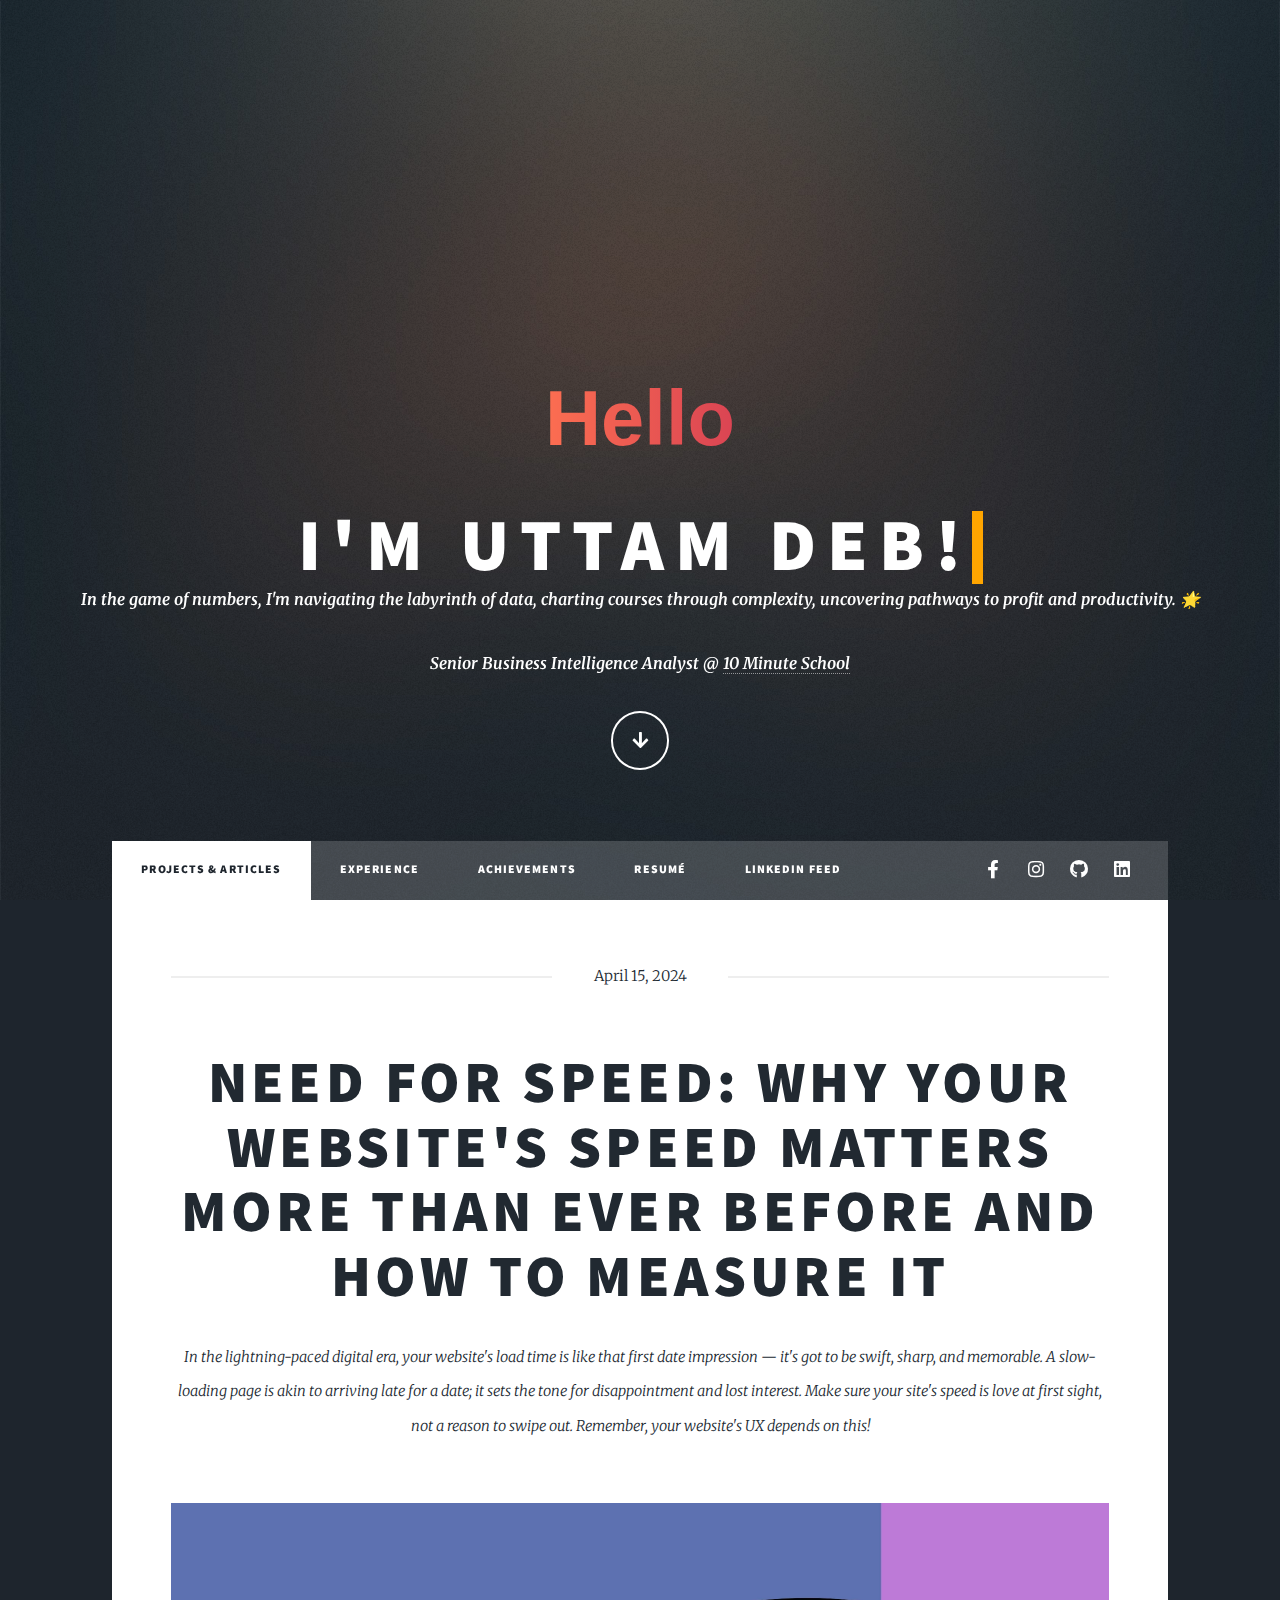
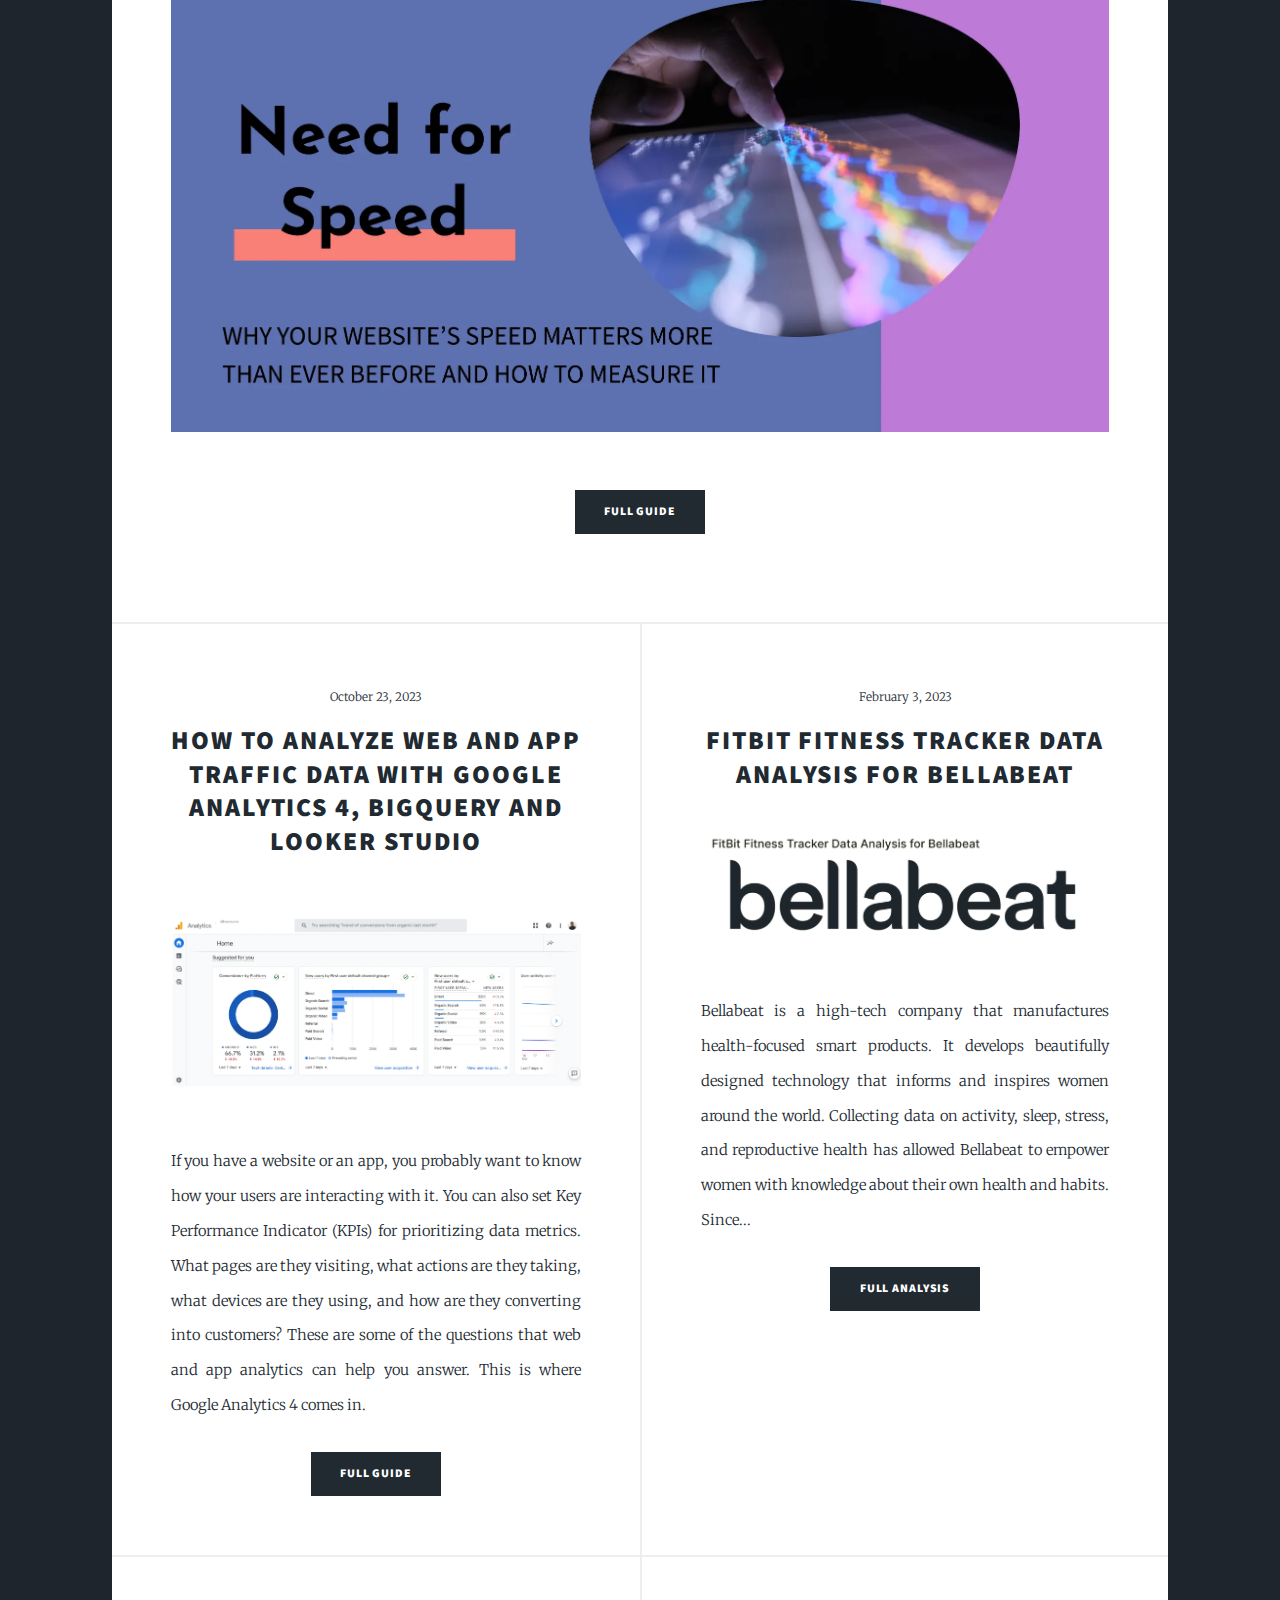
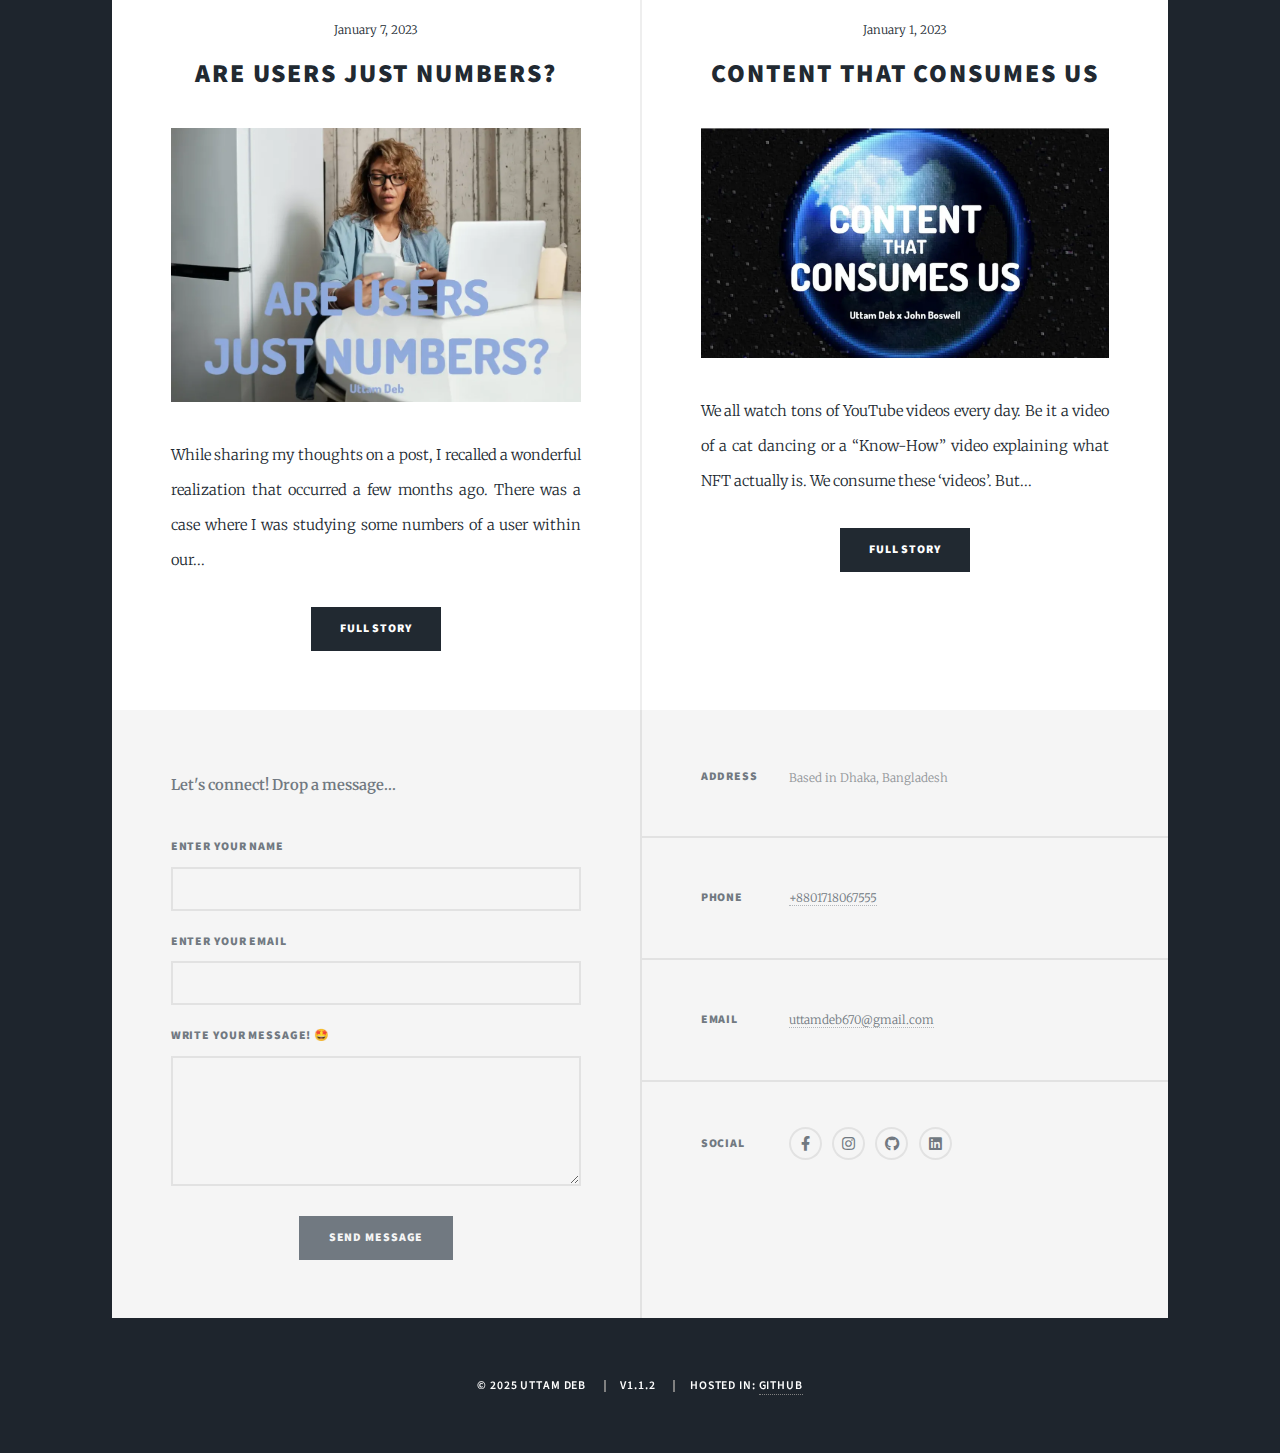
<file: index.html>
<!DOCTYPE HTML>
<html lang="en">
	<head>

<!-- Google Tag Manager -->
<script>(function(w,d,s,l,i){w[l]=w[l]||[];w[l].push({'gtm.start':
	new Date().getTime(),event:'gtm.js'});var f=d.getElementsByTagName(s)[0],
	j=d.createElement(s),dl=l!='dataLayer'?'&l='+l:'';j.async=true;j.src=
	'https://www.googletagmanager.com/gtm.js?id='+i+dl;f.parentNode.insertBefore(j,f);
	})(window,document,'script','dataLayer','GTM-PWVFRF5B');</script>
<!-- End Google Tag Manager -->

<!-- Google tag (gtag.js) -->
<script async src="https://www.googletagmanager.com/gtag/js?id=G-X485NR8WPC"></script>
<script>
  window.dataLayer = window.dataLayer || [];
  function gtag(){dataLayer.push(arguments);}
  gtag('js', new Date());

  gtag('config', 'G-X485NR8WPC');
</script>

<!-- Microsoft Clarity -->
<script type="text/javascript">
    (function(c,l,a,r,i,t,y){
        c[a]=c[a]||function(){(c[a].q=c[a].q||[]).push(arguments)};
        t=l.createElement(r);t.async=1;t.src="https://www.clarity.ms/tag/"+i;
        y=l.getElementsByTagName(r)[0];y.parentNode.insertBefore(t,y);
    })(window, document, "clarity", "script", "lsv9x3rlve");
</script>

<!-- Gradient Greetings -->
<script>
document.addEventListener('DOMContentLoaded', function() {
    const greetings = ['Hello', 'হ্যালো', 'नमस्ते', 'مرحبًا', '你好', '¡Hola', 'Olá'];
    let currentGreeting = 0;
    const greetingElement = document.getElementById('greeting');

    function changeGreeting() {
        greetingElement.classList.remove('fadeIn');
        greetingElement.classList.add('fadeOut');
		greetingElement.classList.add('gradientShift');
    }

    greetingElement.addEventListener('animationend', function(event) {
        if (event.animationName === 'fadeOut') {
            currentGreeting = (currentGreeting + 1) % greetings.length;
            greetingElement.textContent = greetings[currentGreeting];
            greetingElement.classList.remove('fadeOut');
            greetingElement.classList.add('fadeIn');
            greetingElement.classList.add('gradientShift');
        }
    });

    setInterval(changeGreeting, 3000); // Change every 3 second(s)
});
</script>

<meta name="description" content="This is Uttam Deb's personal portfoilo website. A Data Analyst, BI Analyst and Data Science enthusiast.">

<link rel="apple-touch-icon" sizes="180x180" href="/apple-touch-icon.png">
<link rel="icon" type="image/png" sizes="32x32" href="/favicon-32x32.png">
<link rel="icon" type="image/png" sizes="16x16" href="/favicon-16x16.png">
<link rel="manifest" href="/site.webmanifest">
		<title>Uttam Deb - Data Professional</title> 
		<meta charset="utf-8" />
		<meta name="viewport" content="width=device-width, initial-scale=1, user-scalable=yes" />
		<link rel="stylesheet" href="assets/css/main.css" />
		<noscript><link rel="stylesheet" href="assets/css/noscript.css" /></noscript>

	</head>

	<style>
		/* Add typewriter class to the element you want to apply the effect */
		.typewriter h1 {
		  overflow: hidden; /* Ensures the content is not revealed until the animation */
		  border-right: .15em solid orange; /* The typewriter cursor */
		  white-space: nowrap; /* Keeps the content on a single line */
		  margin: 0 auto; /* Gives that scrolling effect as the typing happens */
		  letter-spacing: .15em; /* Adjust as needed */
		  animation: typing 1.5s steps(40, end), blink-caret .75s step-end infinite;
		}
		
		/* The typing effect */
		@keyframes typing {
		  from { width: 0 }
		  to { width: 100% }
		}
		
		/* The typewriter cursor effect */
		@keyframes blink-caret {
		  from, to { border-color: transparent }
		  50% { border-color: orange; }
		}
	</style>
    <style>
	/* Font and Fade In, Fade Out animations */
			
		.greeting {
		font-family: 'Arial', sans-serif;
		font-size: 5.3em;
		font-weight: bold;
		background: linear-gradient(90deg, #fc6e51 0%, #da4453 50%, #4a89dc 100%);
		-webkit-background-clip: text;
		background-clip: text;
		-webkit-text-fill-color: transparent;
		background-size: 200% 200%;
		animation: gradientShift 2s linear infinite;
		}

		/* Keyframes for the gradient shift animation */
		@keyframes gradientShift {
		0%, 100% { background-position: 100% 50%; }
		50% { background-position: 0% 50%; }
		}

		/* Separate classes for controlling animations */
		.greeting.fadeIn {
		animation: fadeIn 1.5s ease-in-out;
		}

		.greeting.fadeOut {
		animation: fadeOut 1.5s ease-in-out;
		}

		/* Keyframes for fade-in */
		@keyframes fadeIn {
		from { opacity: 0; }
		to { opacity: 1; }
		}

		/* Keyframes for fade-out */
		@keyframes fadeOut {
		from { opacity: 1; }
		to { opacity: 0; }
		}
	</style>

	<body class="is-preload">

		<!-- Wrapper -->
			<div id="wrapper" class="fade-in">
				<!-- Intro -->
					<div id="intro">
						<!-- <img src="images/uttamdeb.webp" alt="Uttam Deb" width="100" height="auto"> -->
						<div id="greeting" class="greeting">Hello</div>
						<div class="typewriter"><h1>I'm Uttam Deb!</h1></div>
                        <p style="font-size:16px;"> <b>In the game of numbers, I'm navigating the labyrinth of data, charting courses through complexity, uncovering pathways to profit and productivity. 🌟</b> </p>
					    <!-- <p style="font-size:14px;">Want to join me? Go ahead and send me a text message or email! 🕵️‍♂️📈</p> -->
						<p style="font-size:16px;"> <b>Senior Business Intelligence Analyst @ <a href="https://10minuteschool.com/">10 Minute School</a></b></p>
						<ul class="actions"><li><a href="#header" class="button icon solid solo fa-arrow-down scrolly">Continue</a></li></ul>
					</div>

				<!-- Header -->
					<header id="header">
						<a href="index" class="logo">Uttam Deb</a>
					</header>

				<!-- Nav -->
					<nav id="nav">
						<ul class="links">
							<li class="active"><a href="/">Projects & Articles</a></li> 
							<li><a href="experience">Experience</a></li>
							<li><a href="achievements">Achievements</a></li>
							<li><a href="resumé">Resumé</a></li>
							<li><a href="linkedin-feed">LinkedIn Feed</a></li>
		
							<!-- <li><a href="elements.html">Elements Reference</a></li> -->
						</ul>
						<ul class="icons">
							<li><a href="https://www.facebook.com/uttam.deb.7771/" class="icon brands alt fa-facebook-f" aria-label="Visit Facebook Profile"><span class="label">Facebook</span></a></li>
							<li><a href="https://www.instagram.com/uttamdeb/" class="icon brands alt fa-instagram" aria-label="Visit Instagram Profile"><span class="label">Instagram</span></a></li>
							<li><a href="https://www.github.com/uttamdeb" class="icon brands alt fa-github" aria-label="Visit GitHub Profile"><span class="label">GitHub</span></a></li>
							<li><a href="https://www.linkedin.com/in/uttam-deb/" class="icon brands alt fa-linkedin" aria-label="Visit LinkedIn Profile"><span class="label">LinkedIn</span></a></li>
						</ul>
					</nav>

				<!-- Main -->
					<div id="main">

						<!-- Featured Post -->
							<article class="post featured">
								<header class="major">
									<span class="date">April 15, 2024</span>
									<h2><a href="https://medium.com/design-bootcamp/need-for-speed-why-your-websites-speed-matters-more-than-ever-before-and-how-to-measure-it-c6162fa9cc45">Need for Speed: Why Your Website's Speed Matters More Than Ever Before and How to Measure it
									</a></h2>
									<p>In the lightning-paced digital era, your website's load time is like that first date impression — it's got to be swift, sharp, and memorable. A slow-loading page is akin to arriving late for a date; it sets the tone for disappointment and lost interest. Make sure your site's speed is love at first sight, not a reason to swipe out. Remember, your website's UX depends on this!</p>
								</header>
								<a href="https://medium.com/design-bootcamp/need-for-speed-why-your-websites-speed-matters-more-than-ever-before-and-how-to-measure-it-c6162fa9cc45" class="image main"><img src="images/needforspeed.webp" alt="Google Analytics 4 interface" /></a>
								<ul class="actions special">
									<li><a href="https://medium.com/design-bootcamp/need-for-speed-why-your-websites-speed-matters-more-than-ever-before-and-how-to-measure-it-c6162fa9cc45" class="button primary">Full Guide</a></li>
								</ul>
							</article>

						<!-- Posts -->
							<section class="posts">
								<article>
									<header>
										<span class="date">October 23, 2023</span>
										<h2><a href="https://medium.com/design-bootcamp/how-to-analyze-web-and-app-traffic-data-with-google-analytics-4-bigquery-and-looker-studio-66491b5470fd">How to Analyze Web and App Traffic Data with Google Analytics 4, BigQuery and Looker Studio
										</a></h2>
									</header>
									<a href="https://medium.com/design-bootcamp/how-to-analyze-web-and-app-traffic-data-with-google-analytics-4-bigquery-and-looker-studio-66491b5470fdd" class="image main"><img src="images/googleanalytics4.webp" alt="Google Analytics 4 interface" /></a>
									<p>If you have a website or an app, you probably want to know how your users are interacting with it. You can also set Key Performance Indicator (KPIs) for prioritizing data metrics. What pages are they visiting, what actions are they taking, what devices are they using, and how are they converting into customers? These are some of the questions that web and app analytics can help you answer. This is where Google Analytics 4 comes in.</p>
									<ul class="actions special">
										<li><a href="https://medium.com/design-bootcamp/how-to-analyze-web-and-app-traffic-data-with-google-analytics-4-bigquery-and-looker-studio-66491b5470fd" class="button primary">Full Guide</a></li>
									</ul>
								</article>

								<article>
									<header>
										<span class="date">February 3, 2023</span>
										<h2><a href="https://www.kaggle.com/code/debuttam/fitbit-fitness-tracker-data-analysis-for-bellabeat">FitBit Fitness Tracker Data Analysis for Bellabeat
										</a></h2>
									</header>
									<a href="https://www.kaggle.com/code/debuttam/fitbit-fitness-tracker-data-analysis-for-bellabeat" class="image fit"><img src="images/bellabeat.webp" alt="FitBit Fitness Tracker Data Analysis for Bellabeat" /></a>
									<p>Bellabeat is a high-tech company that manufactures health-focused smart products. It develops beautifully designed technology that informs and inspires women around the world. Collecting data on activity, sleep, stress, and reproductive health has allowed Bellabeat to empower women with knowledge about their own health and habits. Since...
									</p>
									<ul class="actions special">
										<li><a href="https://www.kaggle.com/code/debuttam/fitbit-fitness-tracker-data-analysis-for-bellabeat" class="button primary">Full Analysis</a></li>
									</ul>
								</article>
								
								<article>
									<header>
										<span class="date">January 7, 2023</span>
										<h2><a href="https://medium.com/design-bootcamp/are-users-just-numbers-fe1da09ad14d">Are users just numbers?</a></h2>
									</header>
									<a href="https://medium.com/design-bootcamp/are-users-just-numbers-fe1da09ad14d" class="image fit"><img src="images/areusersjustnumbers.webp" alt="Are user just numbers?" /></a>
									<p>While sharing my thoughts on a post, I recalled a wonderful realization that occurred a few months ago. There was a case where I was studying some numbers of a user within our...
									</p>
									<ul class="actions special">
										<li><a href="https://medium.com/design-bootcamp/are-users-just-numbers-fe1da09ad14d" class="button primary">Full Story</a></li>
									</ul>
								</article>
								<article>
									<header>
										<span class="date">January 1, 2023</span>
										<h2><a href="https://medium.com/design-bootcamp/content-that-consumes-us-3ffe0039833a">Content that consumes us
										</a></h2>
									</header>
									<a href="https://medium.com/design-bootcamp/content-that-consumes-us-3ffe0039833a" class="image fit"><img src="images/contentthatconsumesus.webp" alt="Content that consumes us" /></a>
									<p>We all watch tons of YouTube videos every day. Be it a video of a cat dancing or a “Know-How” video explaining what NFT actually is. We consume these ‘videos’. But...</p>
									<ul class="actions special">
										<li><a href="https://medium.com/design-bootcamp/content-that-consumes-us-3ffe0039833a" class="button primary">Full Story</a></li>
									</ul>
								</article>

								<!-- <article>
									<header>
										<span class="date">April 11, 2024</span>
										<h2><a href="#">Odio magna<br />
										sed consectetur</a></h2>
									</header>
									<a href="#" class="image fit"><img src="images/pic06.jpg" alt="" /></a>
									<p>Donec eget ex magna. Interdum et malesuada fames ac ante ipsum primis in faucibus. Pellentesque venenatis dolor imperdiet dolor mattis sagittis magna etiam.</p>
									<ul class="actions special">
										<li><a href="#" class="button">Full Story</a></li>
									</ul>
								</article>
								<article>
									<header>
										<span class="date">April 7, 2024</span>
										<h2><a href="#">Augue lorem<br />
										primis vestibulum</a></h2>
									</header>
									<a href="#" class="image fit"><img src="images/pic07.jpg" alt="" /></a>
									<p>Donec eget ex magna. Interdum et malesuada fames ac ante ipsum primis in faucibus. Pellentesque venenatis dolor imperdiet dolor mattis sagittis magna etiam.</p>
									<ul class="actions special">
										<li><a href="#" class="button">Full Story</a></li>
									</ul>
								</article> -->
							</section>

						<!-- Footer -->
							<!-- <footer>
								<div class="pagination"> -->
									<!--<a href="#" class="previous">Prev</a>-->
									<!-- <a href="#" class="page active">1</a>
									<a href="#" class="page">2</a>
									<a href="#" class="page">3</a>
									<span class="extra">&hellip;</span>
									<a href="#" class="page">8</a>
									<a href="#" class="page">9</a>
									<a href="#" class="page">10</a>
									<a href="#" class="next">Next</a>
								</div>
							</footer> -->

					</div>

				<!-- Footer -->
					<footer id="footer">
						<section>
							<header> <b>Let's connect! Drop a message...</b> </header> </br>
							<form id="fs-frm" name="simple-contact-form" accept-charset="utf-8" action="https://formspree.io/f/mkndpyvb" method="post">
								<div class="fields">
									<div class="field">
										<label for="name">Enter Your Name</label>
										<input type="text" name="name" id="name" />
									</div>
									<div class="field">
										<label for="email">Enter Your Email</label>
										<input type="text" name="email" id="email" />
									</div>
									<div class="field">
										<label for="message">Write your Message! 🤩</label>
										<textarea name="message" id="message" rows="3"></textarea>
									</div>
								</div>
								<ul class="actions special" class="actions">
									<li><input type="submit" class="button primary" value="Send Message"/></li>
								</ul>
							</form>
						</section>
						<!-- <iframe title="test1" width="1140" height="541.25" src="https://app.powerbi.com/reportEmbed?reportId=6bd3454a-1764-48ef-ac1d-f443c5bab669&autoAuth=true&ctid=c51c34b0-a6dd-4930-8b24-c954e4661ba8" frameborder="0" allowFullScreen="true"></iframe> -->
						<!-- Microsft Forms iframe below -->
						<!-- <iframe title="Test with Uttam Deb" width="640px" height="480px" src="https://forms.office.com/r/MP3sWbDiHt?embed=true" frameborder="0" marginwidth="0" marginheight="0" style="border: none; max-width:100%; max-height:100vh" allowfullscreen webkitallowfullscreen mozallowfullscreen msallowfullscreen> </iframe> -->
						<section class="split contact">
							<section class="alt">
								<h3>Address</h3>
								<p>Based in Dhaka, Bangladesh</p>
							</section>
							<section>
								<h3>Phone</h3>
								<p><a href="tel:+8801718068555">+8801718067555</a></p>
							</section>
							<section>
								<h3>Email</h3>
								<p><a href="mailto:uttamdeb670@gmail.com">uttamdeb670@gmail.com</a></p>
							</section>
							<section>
								<h3>Social</h3>
								<ul class="icons alt">
									<!-- <li><a href="#" class="icon brands alt fa-twitter"><span class="label">Twitter</span></a></li> -->
									<li><a href="https://www.facebook.com/uttam.deb.7771/" class="icon brands alt fa-facebook-f" aria-label="Visit Facebook Profile"><span class="label">Facebook</span></a></li>
									<li><a href="https://www.instagram.com/uttamdeb/" class="icon brands alt fa-instagram" aria-label="Visit Instagram Profile"><span class="label">Instagram</span></a></li>
									<li><a href="https://www.github.com/uttamdeb" class="icon brands alt fa-github" aria-label="Visit GitHub Profile"><span class="label">GitHub</span></a></li>
									<li><a href="https://www.linkedin.com/in/uttam-deb/" class="icon brands alt fa-linkedin" aria-label="Visit LinkedIn Profile"><span class="label">LinkedIn</span></a></li>
								</ul>
							</section>
						</section>
					</footer>

				<!-- Copyright -->
				<div id="copyright" style="color: grey;">
					<ul>
					  <li><b>© 2025 Uttam Deb</b></li>
					  <li><b>v1.1.2</b></li>
					  <li><b>Hosted in: <a href="https://github.com" style="color: grey;"><b>GitHub</b></a></b></li>
					</ul>
				  </div>

		<!-- Scripts -->
			<script src="assets/js/jquery.min.js"></script>
			<script src="assets/js/jquery.scrollex.min.js"></script>
			<script src="assets/js/jquery.scrolly.min.js"></script>
			<script src="assets/js/browser.min.js"></script>
			<script src="assets/js/breakpoints.min.js"></script>
			<script src="assets/js/util.js"></script>
			<script src="assets/js/main.js"></script>

	</body>
</html>
</file>
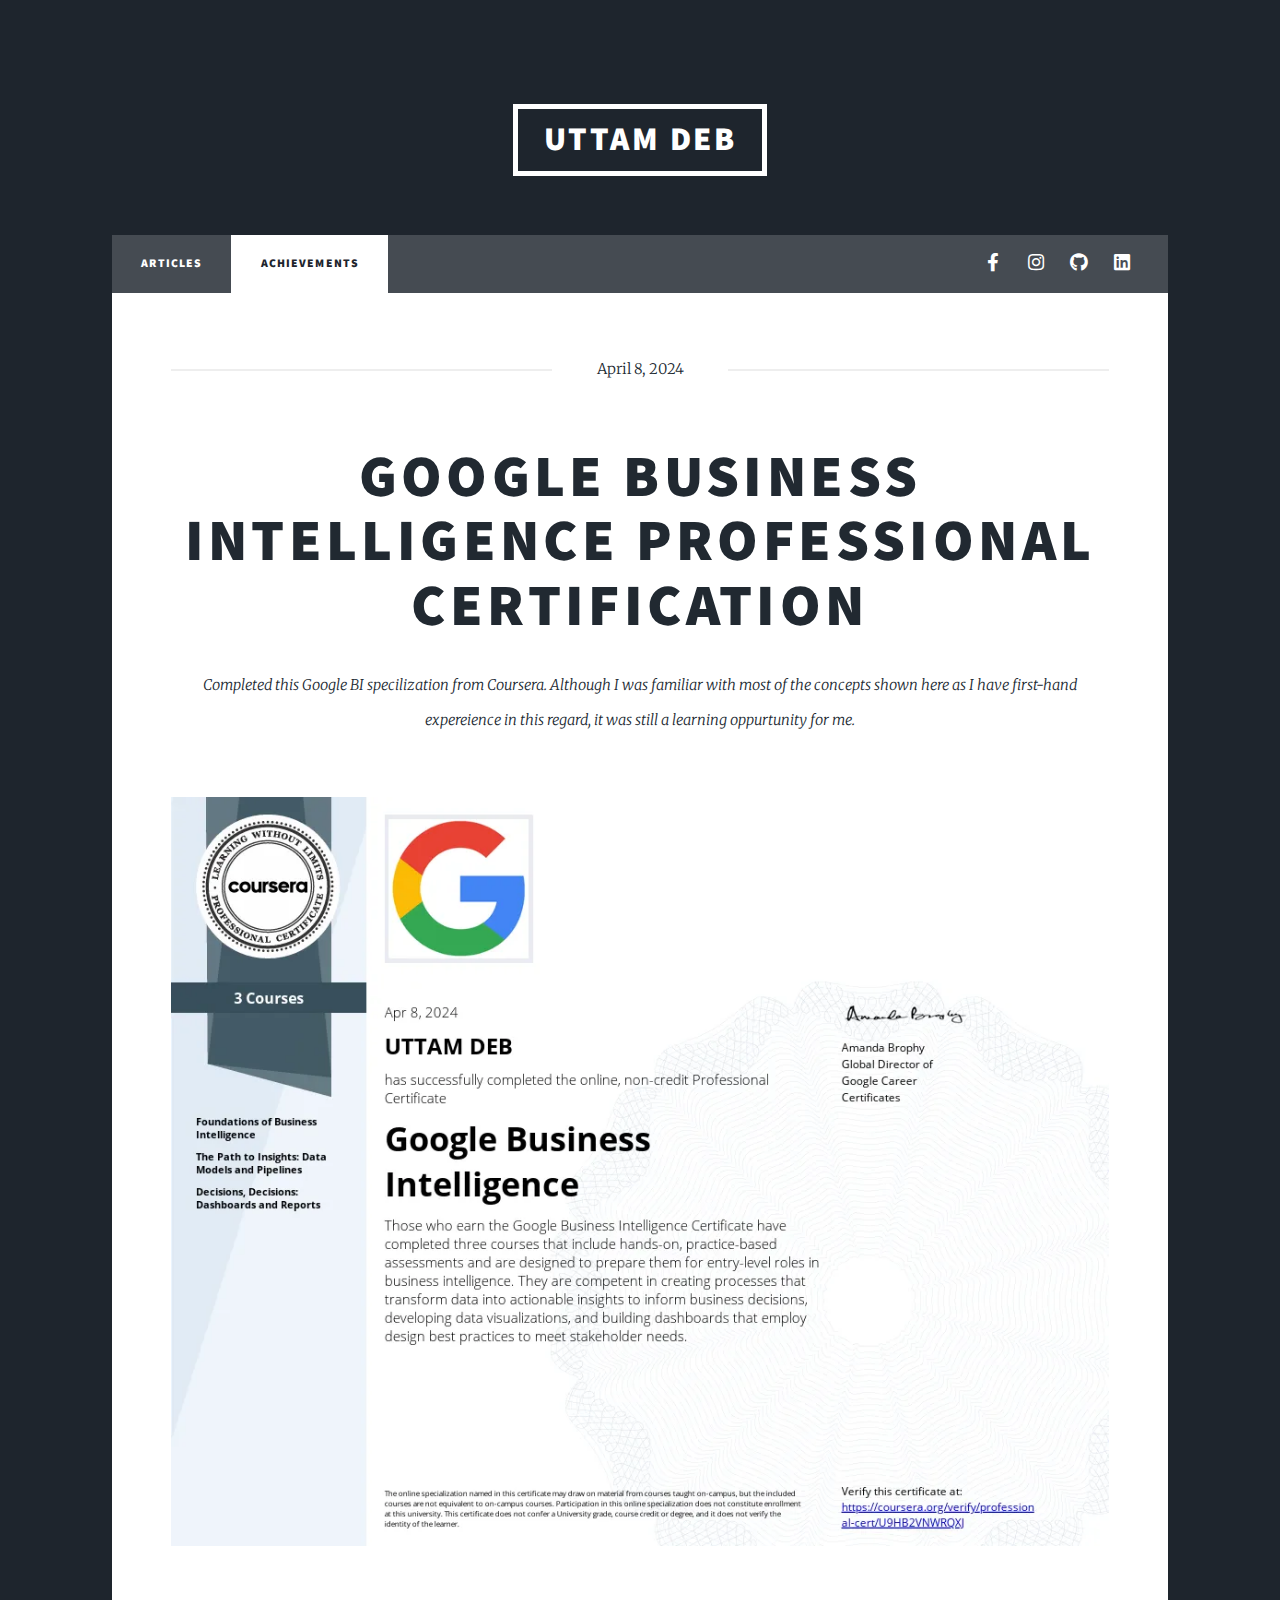
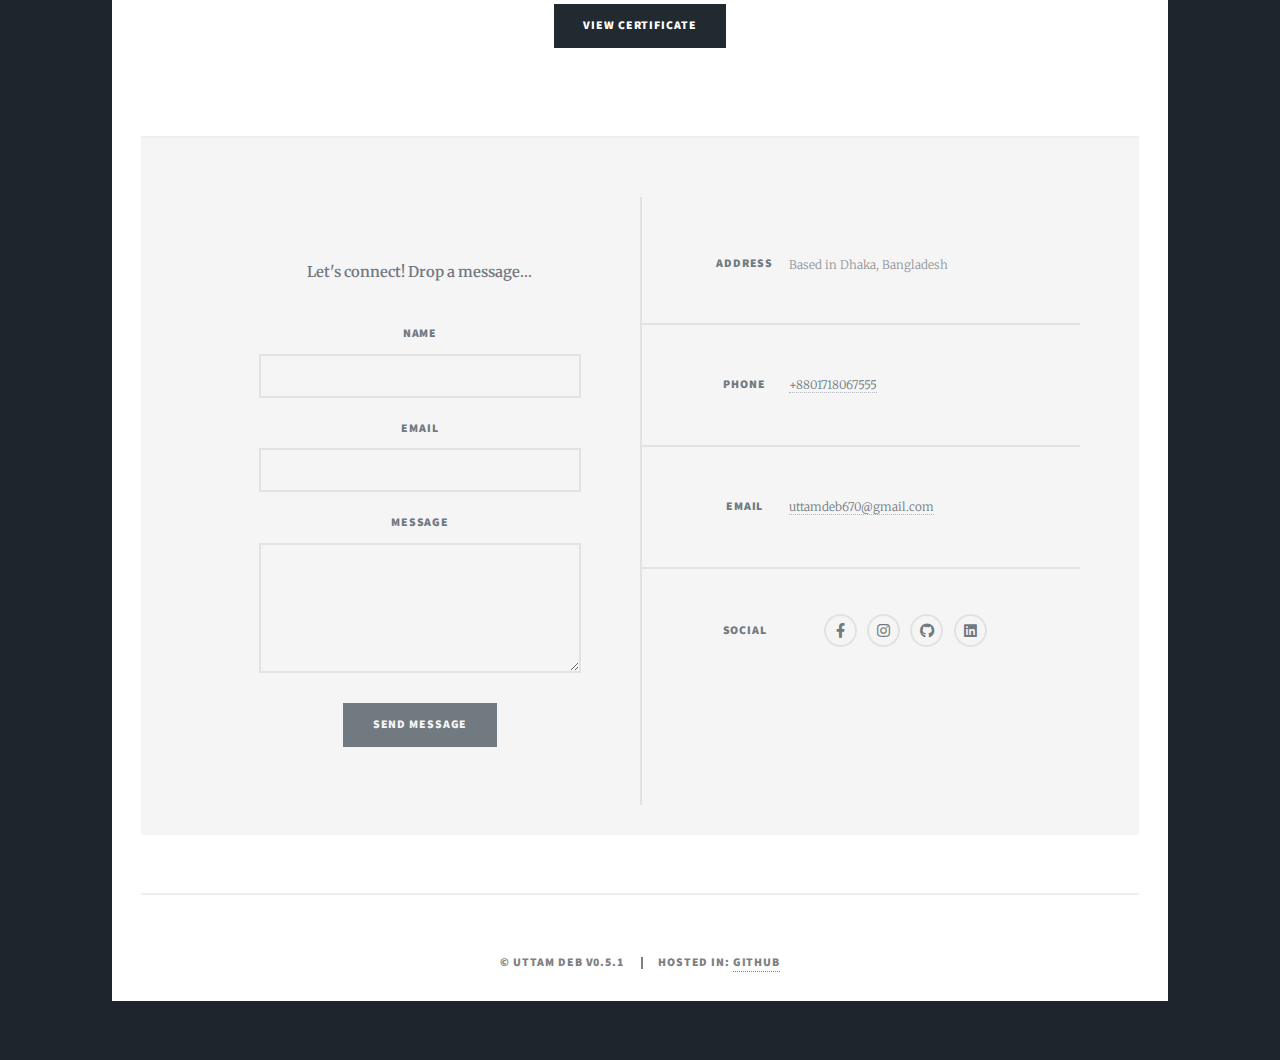
<file: achievements.html>
<!DOCTYPE HTML>
<html lang="en">
	<head>
		
<!-- Google tag (gtag.js) -->
<script async src="https://www.googletagmanager.com/gtag/js?id=G-X485NR8WPC"></script>
<script>
  window.dataLayer = window.dataLayer || [];
  function gtag(){dataLayer.push(arguments);}
  gtag('js', new Date());

  gtag('config', 'G-X485NR8WPC');
</script>

<!-- Microsoft Clarity -->
<script type="text/javascript">
    (function(c,l,a,r,i,t,y){
        c[a]=c[a]||function(){(c[a].q=c[a].q||[]).push(arguments)};
        t=l.createElement(r);t.async=1;t.src="https://www.clarity.ms/tag/"+i;
        y=l.getElementsByTagName(r)[0];y.parentNode.insertBefore(t,y);
    })(window, document, "clarity", "script", "lsv9x3rlve");
</script>


<meta name="description" content="This is Uttam Deb's personal portfoilo website. A Data Analyst, BI Analyst and Data Science entusiast.">

<link rel="apple-touch-icon" sizes="180x180" href="/apple-touch-icon.png">
<link rel="icon" type="image/png" sizes="32x32" href="/favicon-32x32.png">
<link rel="icon" type="image/png" sizes="16x16" href="/favicon-16x16.png">
<link rel="manifest" href="/site.webmanifest">
		<title>Uttam Deb - Achievements</title>
		<meta charset="utf-8" />
		<meta name="viewport" content="width=device-width, initial-scale=1, user-scalable=yes" />
		<link rel="stylesheet" href="assets/css/main.css" />
		<noscript><link rel="stylesheet" href="assets/css/noscript.css" /></noscript>

	</head>

	<body class="is-preload">

				<!-- Header -->
					<header id="header">
						<a href="index.html" class="logo">Uttam Deb</a>
					</header>

				<!-- Nav -->
					<nav id="nav">
						<ul class="links">
							<li><a href="index.html">Articles</a></li>
							<li class="active"><a href="achievements.html">Achievements</a></li>
							<!-- <li><a href="elements.html">Elements Reference</a></li> -->
						</ul>
						<ul class="icons">
							<li><a href="https://www.facebook.com/uttam.deb.7771/" class="icon brands alt fa-facebook-f" aria-label="Visit Facebook Profile"><span class="label">Facebook</span></a></li>
							<li><a href="https://www.instagram.com/uttamdeb/" class="icon brands alt fa-instagram" aria-label="Visit Instagram Profile"><span class="label">Instagram</span></a></li>
							<li><a href="https://www.github.com/uttamdeb" class="icon brands alt fa-github" aria-label="Visit GitHub Profile"><span class="label">GitHub</span></a></li>
							<li><a href="https://www.linkedin.com/in/uttam-deb/" class="icon brands alt fa-linkedin" aria-label="Visit LinkedIn Profile"><span class="label">LinkedIn</span></a></li>
						</ul>
					</nav>

				<!-- Main -->
					<div id="main">

						<!-- Featured Post -->
							<article class="post featured">
								<header class="major">
									<span class="date">April 8, 2024</span>
									<h2><a href="https://www.coursera.org/account/accomplishments/professional-cert/U9HB2VNWRQXJ">Google Business Intelligence Professional Certification
									</a></h2>
									<p>Completed this Google BI specilization from Coursera. Although I was familiar with most of the concepts shown here as I have first-hand expereience in this regard, it was still a learning oppurtunity for me.</p>
								</header>
								<a href="https://www.coursera.org/account/accomplishments/professional-cert/U9HB2VNWRQXJ" class="image main"><img src="images/googlebi.webp" alt="Google BI specelization certificate" /></a>
								<ul class="actions special">
									<li><a href="https://www.coursera.org/account/accomplishments/professional-cert/U9HB2VNWRQXJ" class="button primary">View Certificate</a></li>
								</ul>
							</article>

						<!-- Posts -->
							<!-- <section class="posts">
								<article>
									<header> -->
										<!-- <span class="date">April 24, 2024</span> -->
										<!-- <h2><a href="https://medium.com/design-bootcamp/are-users-just-numbers-fe1da09ad14d">Are users just numbers?</a></h2>
									</header>
									<a href="https://medium.com/design-bootcamp/are-users-just-numbers-fe1da09ad14d" class="image fit"><img src="images/areusersjustnumbers.png" alt="" /></a>
									<p>While sharing my thoughts on a post, I recalled a wonderful realization that occurred a few months ago. There was a case where I was studying some numbers of a user within our...
									</p>
									<ul class="actions special">
										<li><a href="https://medium.com/design-bootcamp/are-users-just-numbers-fe1da09ad14d" class="button primary">Full Story</a></li>
									</ul>
								</article>
								<article>
									<header> -->
										<!-- <span class="date">April 22, 2024</span> -->
										<!-- <h2><a href="https://medium.com/design-bootcamp/content-that-consumes-us-3ffe0039833a">Content that consumes use
										</a></h2>
									</header>
									<a href="https://medium.com/design-bootcamp/content-that-consumes-us-3ffe0039833a" class="image fit"><img src="images/contentthatconsumesus.png" alt="" /></a>
									<p>We all watch tons of YouTube videos every day. Be it a video of a cat dancing or a “Know-How” video explaining what NFT actually is. We consume these ‘videos’. But...</p>
									<ul class="actions special">
										<li><a href="https://medium.com/design-bootcamp/content-that-consumes-us-3ffe0039833a" class="button primary">Full Story</a></li>
									</ul>
								</article>
								<article>
									<header> -->
										<!-- <span class="date">April 18, 2024</span> -->
										<!-- <h2><a href="https://www.kaggle.com/code/debuttam/fitbit-fitness-tracker-data-analysis-for-bellabeat">FitBit Fitness Tracker Data Analysis for Bellabeat
										</a></h2>
									</header>
									<a href="https://www.kaggle.com/code/debuttam/fitbit-fitness-tracker-data-analysis-for-bellabeat" class="image fit"><img src="images/bellabeat.png" alt="" /></a>
									<p>Bellabeat is a high-tech company that manufactures health-focused smart products. It develops beautifully designed technology that informs and inspires women around the world. Collecting data on activity, sleep, stress, and reproductive health has allowed Bellabeat to empower women with knowledge about their own health and habits. Since...
									</p>
									<ul class="actions special">
										<li><a href="https://www.kaggle.com/code/debuttam/fitbit-fitness-tracker-data-analysis-for-bellabeat" class="button primary">Full Analysis</a></li>
									</ul>
								</article> -->
								<!-- <article>
									<header>
										<span class="date">April 14, 2024</span>
										<h2><a href="#">Tempus sed<br />
										nulla imperdiet</a></h2>
									</header>
									<a href="#" class="image fit"><img src="images/pic05.jpg" alt="" /></a>
									<p>Donec eget ex magna. Interdum et malesuada fames ac ante ipsum primis in faucibus. Pellentesque venenatis dolor imperdiet dolor mattis sagittis magna etiam.</p>
									<ul class="actions special">
										<li><a href="#" class="button">Full Story</a></li>
									</ul>
								</article>
								<article>
									<header>
										<span class="date">April 11, 2024</span>
										<h2><a href="#">Odio magna<br />
										sed consectetur</a></h2>
									</header>
									<a href="#" class="image fit"><img src="images/pic06.jpg" alt="" /></a>
									<p>Donec eget ex magna. Interdum et malesuada fames ac ante ipsum primis in faucibus. Pellentesque venenatis dolor imperdiet dolor mattis sagittis magna etiam.</p>
									<ul class="actions special">
										<li><a href="#" class="button">Full Story</a></li>
									</ul>
								</article>
								<article>
									<header>
										<span class="date">April 7, 2024</span>
										<h2><a href="#">Augue lorem<br />
										primis vestibulum</a></h2>
									</header>
									<a href="#" class="image fit"><img src="images/pic07.jpg" alt="" /></a>
									<p>Donec eget ex magna. Interdum et malesuada fames ac ante ipsum primis in faucibus. Pellentesque venenatis dolor imperdiet dolor mattis sagittis magna etiam.</p>
									<ul class="actions special">
										<li><a href="#" class="button">Full Story</a></li>
									</ul>
								</article> -->
							</section>

						<!-- Footer -->
							<!-- <footer>
								<div class="pagination"> -->
									<!--<a href="#" class="previous">Prev</a>-->
									<!-- <a href="#" class="page active">1</a>
									<a href="#" class="page">2</a>
									<a href="#" class="page">3</a>
									<span class="extra">&hellip;</span>
									<a href="#" class="page">8</a>
									<a href="#" class="page">9</a>
									<a href="#" class="page">10</a>
									<a href="#" class="next">Next</a>
								</div>
							</footer> -->

					<!-- </div> -->

				<!-- Footer -->
				<footer id="footer">
					<section>
						<header> <b>Let's connect! Drop a message...</b> </header> </br>
						<form id="fs-frm" name="simple-contact-form" accept-charset="utf-8" action="https://formspree.io/f/mkndpyvb" method="post">
							<div class="fields">
								<div class="field">
									<label for="name">Name</label>
									<input type="text" name="name" id="name" />
								</div>
								<div class="field">
									<label for="email">Email</label>
									<input type="text" name="email" id="email" />
								</div>
								<div class="field">
									<label for="message">Message</label>
									<textarea name="message" id="message" rows="3"></textarea>
								</div>
							</div>
							<ul class="actions special" class="actions">
								<li><input type="submit" class="button primary" value="Send Message"/></li>
							</ul>
						</form>
					</section>
					<!-- Microsft Forms iframe below -->
					<!-- <iframe title="Test with Uttam Deb" width="640px" height="480px" src="https://forms.office.com/r/MP3sWbDiHt?embed=true" frameborder="0" marginwidth="0" marginheight="0" style="border: none; max-width:100%; max-height:100vh" allowfullscreen webkitallowfullscreen mozallowfullscreen msallowfullscreen> </iframe> -->
					<section class="split contact">
							<section class="alt">
								<h3>Address</h3>
								<p>Based in Dhaka, Bangladesh</p>
							</section>
							<section>
								<h3>Phone</h3>
								<p><a href="tel:+8801718068555">+8801718067555</a></p>
							</section>
							<section>
								<h3>Email</h3>
								<p><a href="mailto:uttamdeb670@gmail.com">uttamdeb670@gmail.com</a></p>
							</section>
							<section>
								<h3>Social</h3>
								<ul class="icons alt">
									<!-- <li><a href="#" class="icon brands alt fa-twitter"><span class="label">Twitter</span></a></li> -->
									<li><a href="https://www.facebook.com/uttam.deb.7771/" class="icon brands alt fa-facebook-f" aria-label="Visit Facebook Profile"><span class="label">Facebook</span></a></li>
									<li><a href="https://www.instagram.com/uttamdeb/" class="icon brands alt fa-instagram" aria-label="Visit Instagram Profile"><span class="label">Instagram</span></a></li>
									<li><a href="https://www.github.com/uttamdeb" class="icon brands alt fa-github" aria-label="Visit GitHub Profile"><span class="label">GitHub</span></a></li>
									<li><a href="https://www.linkedin.com/in/uttam-deb/" class="icon brands alt fa-linkedin" aria-label="Visit LinkedIn Profile"><span class="label">LinkedIn</span></a></li>
								</ul>
							</section>
						</section>
					</footer>

				<!-- Copyright -->
				<div id="copyright" style="color: grey;">
					<ul>
					  <li>© Uttam Deb v0.5.1</li>
					  <li>Hosted in: <a href="https://uttamdeb.github.io" style="color: grey;">GitHub</a></li>
					</ul>
				  </div>
				  
				<!-- <h3>Uttam Deb</h3> -->
			</div>

		<!-- Scripts -->
			<script src="assets/js/jquery.min.js"></script>
			<script src="assets/js/jquery.scrollex.min.js"></script>
			<script src="assets/js/jquery.scrolly.min.js"></script>
			<script src="assets/js/browser.min.js"></script>
			<script src="assets/js/breakpoints.min.js"></script>
			<script src="assets/js/util.js"></script>
			<script src="assets/js/main.js"></script>

	</body>
</html>
</file>
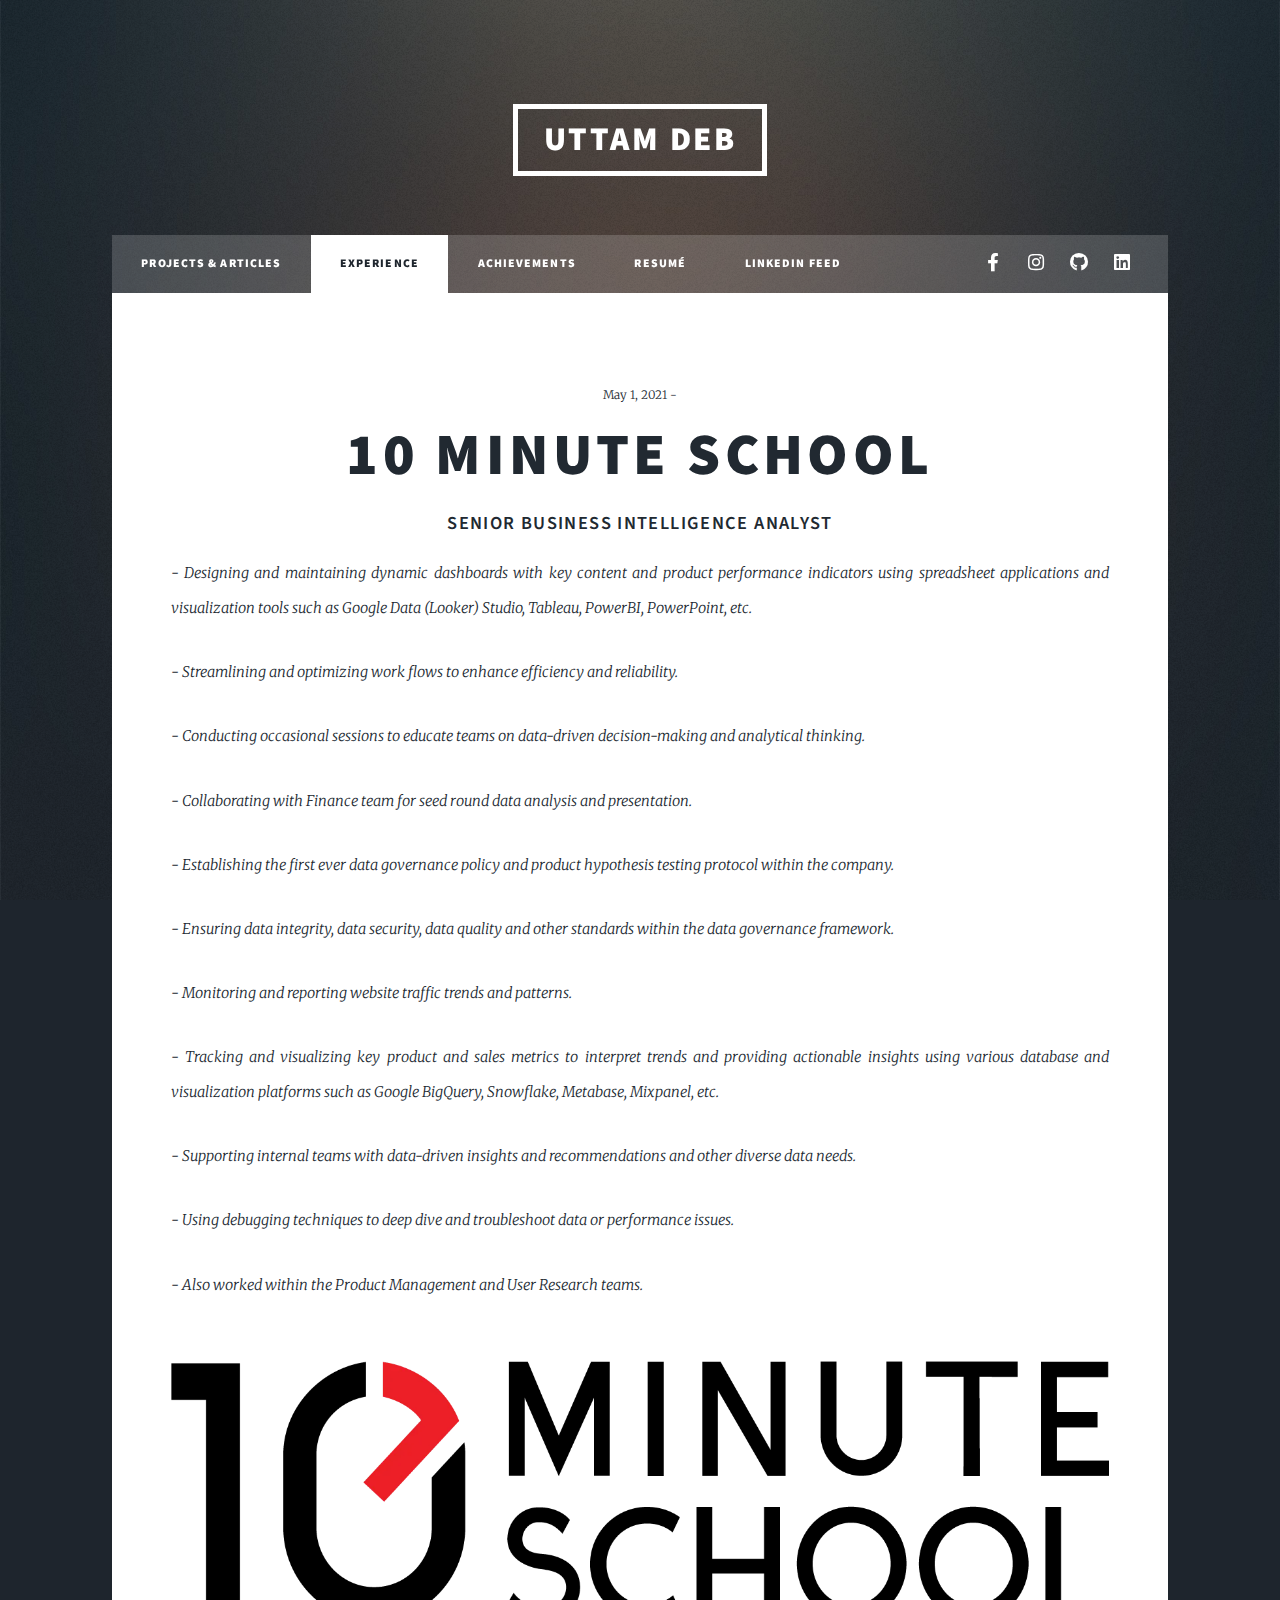
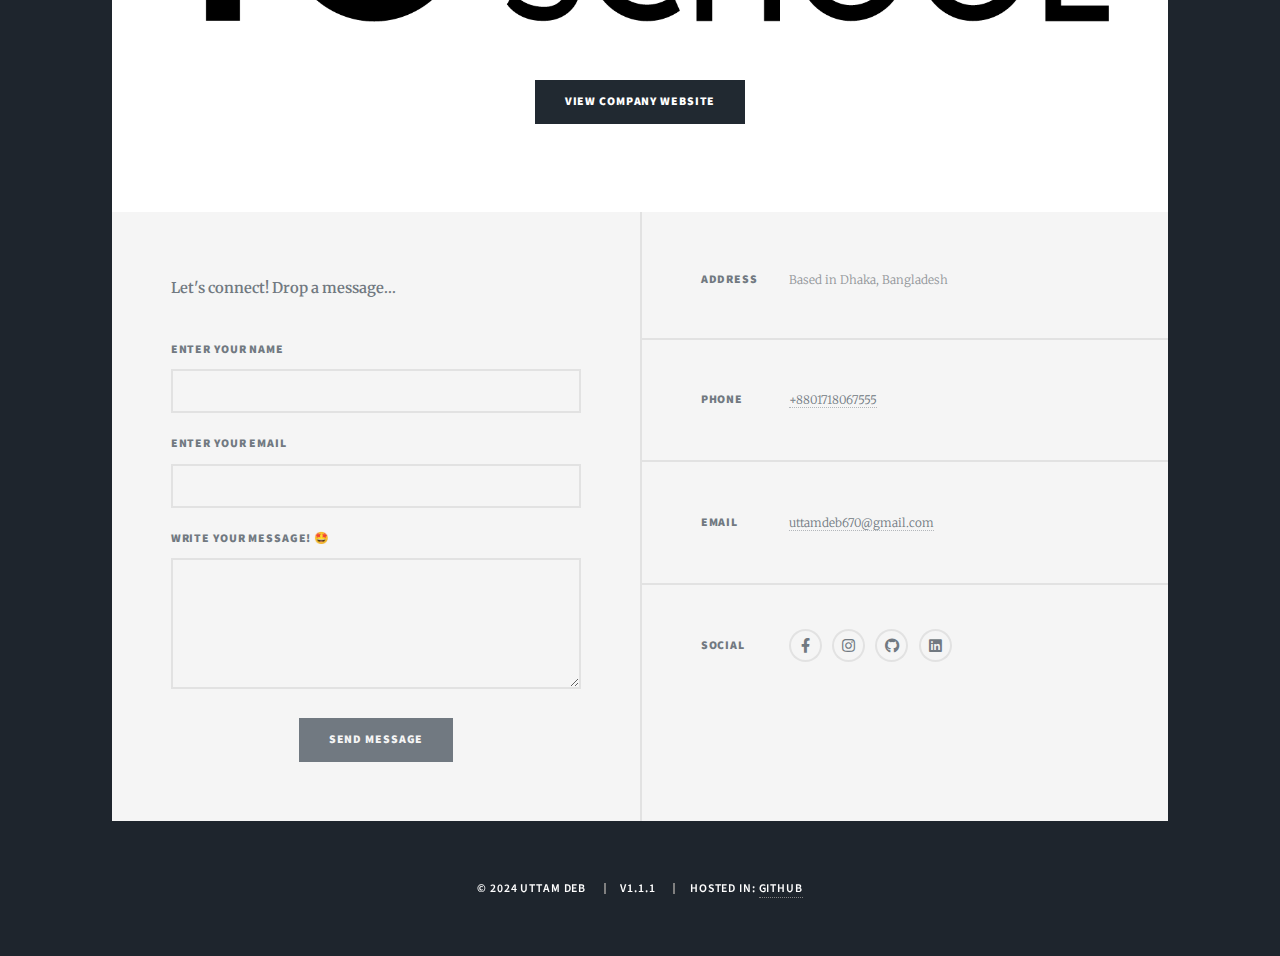
<file: experience.html>
<!DOCTYPE HTML>
<html lang="en">
	<head>

<!-- Google Tag Manager -->
<script>(function(w,d,s,l,i){w[l]=w[l]||[];w[l].push({'gtm.start':
	new Date().getTime(),event:'gtm.js'});var f=d.getElementsByTagName(s)[0],
	j=d.createElement(s),dl=l!='dataLayer'?'&l='+l:'';j.async=true;j.src=
	'https://www.googletagmanager.com/gtm.js?id='+i+dl;f.parentNode.insertBefore(j,f);
	})(window,document,'script','dataLayer','GTM-PWVFRF5B');</script>
<!-- End Google Tag Manager -->

<!-- Google tag (gtag.js) -->
<script async src="https://www.googletagmanager.com/gtag/js?id=G-X485NR8WPC"></script>
<script>
  window.dataLayer = window.dataLayer || [];
  function gtag(){dataLayer.push(arguments);}
  gtag('js', new Date());

  gtag('config', 'G-X485NR8WPC');
</script>

<!-- Microsoft Clarity -->
<script type="text/javascript">
    (function(c,l,a,r,i,t,y){
        c[a]=c[a]||function(){(c[a].q=c[a].q||[]).push(arguments)};
        t=l.createElement(r);t.async=1;t.src="https://www.clarity.ms/tag/"+i;
        y=l.getElementsByTagName(r)[0];y.parentNode.insertBefore(t,y);
    })(window, document, "clarity", "script", "lsv9x3rlve");
</script>


<meta name="description" content="This is Uttam Deb's personal portfoilo website. A Data Analyst, BI Analyst and Data Science enthusiast.">

<link rel="apple-touch-icon" sizes="180x180" href="/apple-touch-icon.png">
<link rel="icon" type="image/png" sizes="32x32" href="/favicon-32x32.png">
<link rel="icon" type="image/png" sizes="16x16" href="/favicon-16x16.png">
<link rel="manifest" href="/site.webmanifest">
		<title>Uttam Deb - Experience</title>
		<meta charset="utf-8" />
		<meta name="viewport" content="width=device-width, initial-scale=1, user-scalable=yes" />
		<link rel="stylesheet" href="assets/css/main.css" />
		<noscript><link rel="stylesheet" href="assets/css/noscript.css" /></noscript>

	</head>

	<body class="is-preload">

		<!-- Wrapper -->
		<div id="wrapper">

				<!-- Header -->
					<header id="header">
						<a href="index" class="logo">Uttam Deb</a>
					</header>

				<!-- Nav -->
				<nav id="nav">
					<ul class="links">
						<li><a href="/">Projects & Articles</a></li>
						<li class="active"><a href="experience">Experience</a></li>
						<li><a href="achievements">Achievements</a></li>
						<li><a href="resumé">Resumé</a></li>
						<li><a href="linkedin-feed">LinkedIn Feed</a></li>
						<!-- <li><a href="elements.html">Elements Reference</a></li> -->
						</ul>
						<ul class="icons">
							<li><a href="https://www.facebook.com/uttam.deb.7771/" class="icon brands alt fa-facebook-f" aria-label="Visit Facebook Profile"><span class="label">Facebook</span></a></li>
							<li><a href="https://www.instagram.com/uttamdeb/" class="icon brands alt fa-instagram" aria-label="Visit Instagram Profile"><span class="label">Instagram</span></a></li>
							<li><a href="https://www.github.com/uttamdeb" class="icon brands alt fa-github" aria-label="Visit GitHub Profile"><span class="label">GitHub</span></a></li>
							<li><a href="https://www.linkedin.com/in/uttam-deb/" class="icon brands alt fa-linkedin" aria-label="Visit LinkedIn Profile"><span class="label">LinkedIn</span></a></li>
						</ul>
					</nav>

				<!-- Main -->
					<div id="main">

						<!-- Featured Post -->
							<article class="post featured">
								<header>
									<span class="date">May 1, 2021 - </span>
									<h1><a href="https://www.10minuteschool.com">10 Minute School</a></h1>
									<p><b><h3>Senior Business Intelligence Analyst</h3></b></p>
									<p>- Designing and maintaining dynamic dashboards with key content and product performance indicators using spreadsheet applications and visualization tools such as Google Data (Looker) Studio, Tableau, PowerBI, PowerPoint, etc.</p>
									<p>- Streamlining and optimizing work flows to enhance efficiency and reliability.</p>
									<p>- Conducting occasional sessions to educate teams on data-driven decision-making and analytical thinking.</p>
									<p>- Collaborating with Finance team for seed round data analysis and presentation.</p>
									<p>- Establishing the first ever data governance policy and product hypothesis testing protocol within the company.</p>
									<p>- Ensuring data integrity, data security, data quality and other standards within the data governance framework.</p>
									<p>- Monitoring and reporting website traffic trends and patterns.</p>
									<p>- Tracking and visualizing key product and sales metrics to interpret trends and providing actionable insights using various database and visualization platforms such as Google BigQuery, Snowflake, Metabase, Mixpanel, etc.</p>
									<p>- Supporting internal teams with data-driven insights and recommendations and other diverse data needs.</p>
									<p>- Using debugging techniques to deep dive and troubleshoot data or performance issues.</p>
										
									<p>- Also worked within the Product Management and User Research teams.</p>
										
								</header>
								<a href="https://www.10minuteschool.com" class="image main"><img src="images/10ms.webp" alt="10 Minute School" /></a>
								<ul class="actions special">
									<li><a href="https://www.10minuteschool.com" class="button primary">View Company Website</a></li>
								</ul>
							</article>

						<!-- Posts -->
							<!-- <section class="posts">
								<article>
									<header>
										<span class="date">April 22, 2023</span>
										<h2><a href="https://www.datacamp.com/completed/statement-of-accomplishment/track/261c43fc46da2029815c1729a567138d17e45b24">DataCamp SQL Fundamentals Skills Track</a></h2>
									</header>
									<a href="https://www.datacamp.com/completed/statement-of-accomplishment/track/261c43fc46da2029815c1729a567138d17e45b24" class="image fit"><img src="images/datacampsql.webp" alt="DataCamp SQL Fundamentals" /></a>
									<p>A really good SQL skills track from DataCamp. It teaches most for the ins-and-outs of SQL that Data professionals need on a daily basis. Leans heavily on practical examples as well.
									</p>
									<ul class="actions special">
										<li><a href="https://www.datacamp.com/completed/statement-of-accomplishment/track/261c43fc46da2029815c1729a567138d17e45b24" class="button primary">View Certificate</a></li>
									</ul>
								</article> -->
								<!-- <article>
									<header>
										<span class="date">January 23, 2023</span>
										<h2><a href="https://www.coursera.org/account/accomplishments/specialization/certificate/CJEKG2VJQLTM">Google Data Analytics Professional Certification</a></h2>
									</header>
									<a href="https://www.coursera.org/account/accomplishments/specialization/certificate/CJEKG2VJQLTM" class="image fit"><img src="images/googleda.webp" alt="Google Data Analytics Professional Certificate" /></a>
									<p>Teaches some of the fundamental skills of Data Analytics. Good for starters...
									</p>
									<ul class="actions special">
										<li><a href="https://www.coursera.org/account/accomplishments/specialization/certificate/CJEKG2VJQLTM" class="button primary">View Certificate</a></li>
									</ul>
								</article> -->
								<!-- <article>
									<header>
										<span class="date">January 21, 2023</span>
										<h2><a href="https://www.credential.net/ece0124a-3b3c-4f78-a495-c091e9ed253a">dbt Fundamnetals for Analytics Engineering</a></h2>
									</header>
									<a href="https://www.credential.net/ece0124a-3b3c-4f78-a495-c091e9ed253a" class="image fit"><img src="images/analyticsengineering.webp" alt="dbt Fundamentals Analytics Engineering Certificate" /></a>
									<p>Deep-dive technical course on how to use dbt for Analytics Engineering aspects. Had a lot of fun completing this course!
									</p>
									<ul class="actions special">
										<li><a href="https://www.credential.net/ece0124a-3b3c-4f78-a495-c091e9ed253a" class="button primary">View Certificate</a></li>
									</ul>
								</article>
								<article>
									<header>
										<span class="date">May 15, 2022</span>
										<h2><a href="https://www.coursera.org/account/accomplishments/verify/8BF8YQGMWNKJ">Statistics</a></h2>
									</header>
									<a href="https://www.coursera.org/account/accomplishments/verify/8BF8YQGMWNKJ" class="image fit"><img src="images/stat.webp" alt="Basic Statistics Certificate" /></a>
									<p>Teaches some of the fundamental and basic concepts of Statistics. It was really useful for me as I got to learn a lot of new stuff.
									</p>
									<ul class="actions special">
										<li><a href="https://www.coursera.org/account/accomplishments/verify/8BF8YQGMWNKJ" class="button primary">View Certificate</a></li>
									</ul>
								</article> -->
								<!-- <article>
									<header>
										<span class="date">April 11, 2024</span>
										<h2><a href="#">Odio magna<br />
										sed consectetur</a></h2>
									</header>
									<a href="#" class="image fit"><img src="images/pic06.jpg" alt="" /></a>
									<p>Donec eget ex magna. Interdum et malesuada fames ac ante ipsum primis in faucibus. Pellentesque venenatis dolor imperdiet dolor mattis sagittis magna etiam.</p>
									<ul class="actions special">
										<li><a href="#" class="button">Full Story</a></li>
									</ul>
								</article>
								<article>
									<header>
										<span class="date">April 7, 2024</span>
										<h2><a href="#">Augue lorem<br />
										primis vestibulum</a></h2>
									</header>
									<a href="#" class="image fit"><img src="images/pic07.jpg" alt="" /></a>
									<p>Donec eget ex magna. Interdum et malesuada fames ac ante ipsum primis in faucibus. Pellentesque venenatis dolor imperdiet dolor mattis sagittis magna etiam.</p>
									<ul class="actions special">
										<li><a href="#" class="button">Full Story</a></li>
									</ul>
								</article> -->
							<!-- </section> -->

						<!-- Footer -->
							<!-- <footer>
								<div class="pagination"> -->
									<!--<a href="#" class="previous">Prev</a>-->
									<!-- <a href="#" class="page active">1</a>
									<a href="#" class="page">2</a>
									<a href="#" class="page">3</a>
									<span class="extra">&hellip;</span>
									<a href="#" class="page">8</a>
									<a href="#" class="page">9</a>
									<a href="#" class="page">10</a>
									<a href="#" class="next">Next</a>
								</div>
							</footer> -->

					</div>

				<!-- Footer -->
				<footer id="footer">
					<section>
						<header> <b>Let's connect! Drop a message...</b> </header> </br>
						<form id="fs-frm" name="simple-contact-form" accept-charset="utf-8" action="https://formspree.io/f/mkndpyvb" method="post">
							<div class="fields">
								<div class="field">
									<label for="name">Enter Your Name</label>
									<input type="text" name="name" id="name" />
								</div>
								<div class="field">
									<label for="email">Enter Your Email</label>
									<input type="text" name="email" id="email" />
								</div>
								<div class="field">
									<label for="message">Write your Message! 🤩</label>
									<textarea name="message" id="message" rows="3"></textarea>
								</div>
							</div>
							<ul class="actions special" class="actions">
								<li><input type="submit" class="button primary" value="Send Message"/></li>
							</ul>
						</form>
					</section>
					<!-- Microsft Forms iframe below -->
					<!-- <iframe title="Test with Uttam Deb" width="640px" height="480px" src="https://forms.office.com/r/MP3sWbDiHt?embed=true" frameborder="0" marginwidth="0" marginheight="0" style="border: none; max-width:100%; max-height:100vh" allowfullscreen webkitallowfullscreen mozallowfullscreen msallowfullscreen> </iframe> -->
					<section class="split contact">
							<section class="alt">
								<h3>Address</h3>
								<p>Based in Dhaka, Bangladesh</p>
							</section>
							<section>
								<h3>Phone</h3>
								<p><a href="tel:+8801718068555">+8801718067555</a></p>
							</section>
							<section>
								<h3>Email</h3>
								<p><a href="mailto:uttamdeb670@gmail.com">uttamdeb670@gmail.com</a></p>
							</section>
							<section>
								<h3>Social</h3>
								<ul class="icons alt">
									<!-- <li><a href="#" class="icon brands alt fa-twitter"><span class="label">Twitter</span></a></li> -->
									<li><a href="https://www.facebook.com/uttam.deb.7771/" class="icon brands alt fa-facebook-f" aria-label="Visit Facebook Profile"><span class="label">Facebook</span></a></li>
									<li><a href="https://www.instagram.com/uttamdeb/" class="icon brands alt fa-instagram" aria-label="Visit Instagram Profile"><span class="label">Instagram</span></a></li>
									<li><a href="https://www.github.com/uttamdeb" class="icon brands alt fa-github" aria-label="Visit GitHub Profile"><span class="label">GitHub</span></a></li>
									<li><a href="https://www.linkedin.com/in/uttam-deb/" class="icon brands alt fa-linkedin" aria-label="Visit LinkedIn Profile"><span class="label">LinkedIn</span></a></li>
								</ul>
							</section>
						</section>
					</footer>

				<!-- Copyright -->
				<div id="copyright" style="color: grey;">
					<ul>
					  <li><b>© 2024 Uttam Deb</b></li>
					  <li><b>v1.1.1</b></li>
					  <li><b>Hosted in: <a href="https://github.com" style="color: grey;"><b>GitHub</b></a></b></li>
					</ul>
				  </div>
</div>
		<!-- Scripts -->
			<script src="assets/js/jquery.min.js"></script>
			<script src="assets/js/jquery.scrollex.min.js"></script>
			<script src="assets/js/jquery.scrolly.min.js"></script>
			<script src="assets/js/browser.min.js"></script>
			<script src="assets/js/breakpoints.min.js"></script>
			<script src="assets/js/util.js"></script>
			<script src="assets/js/main.js"></script>

	</body>
</html>
</file>
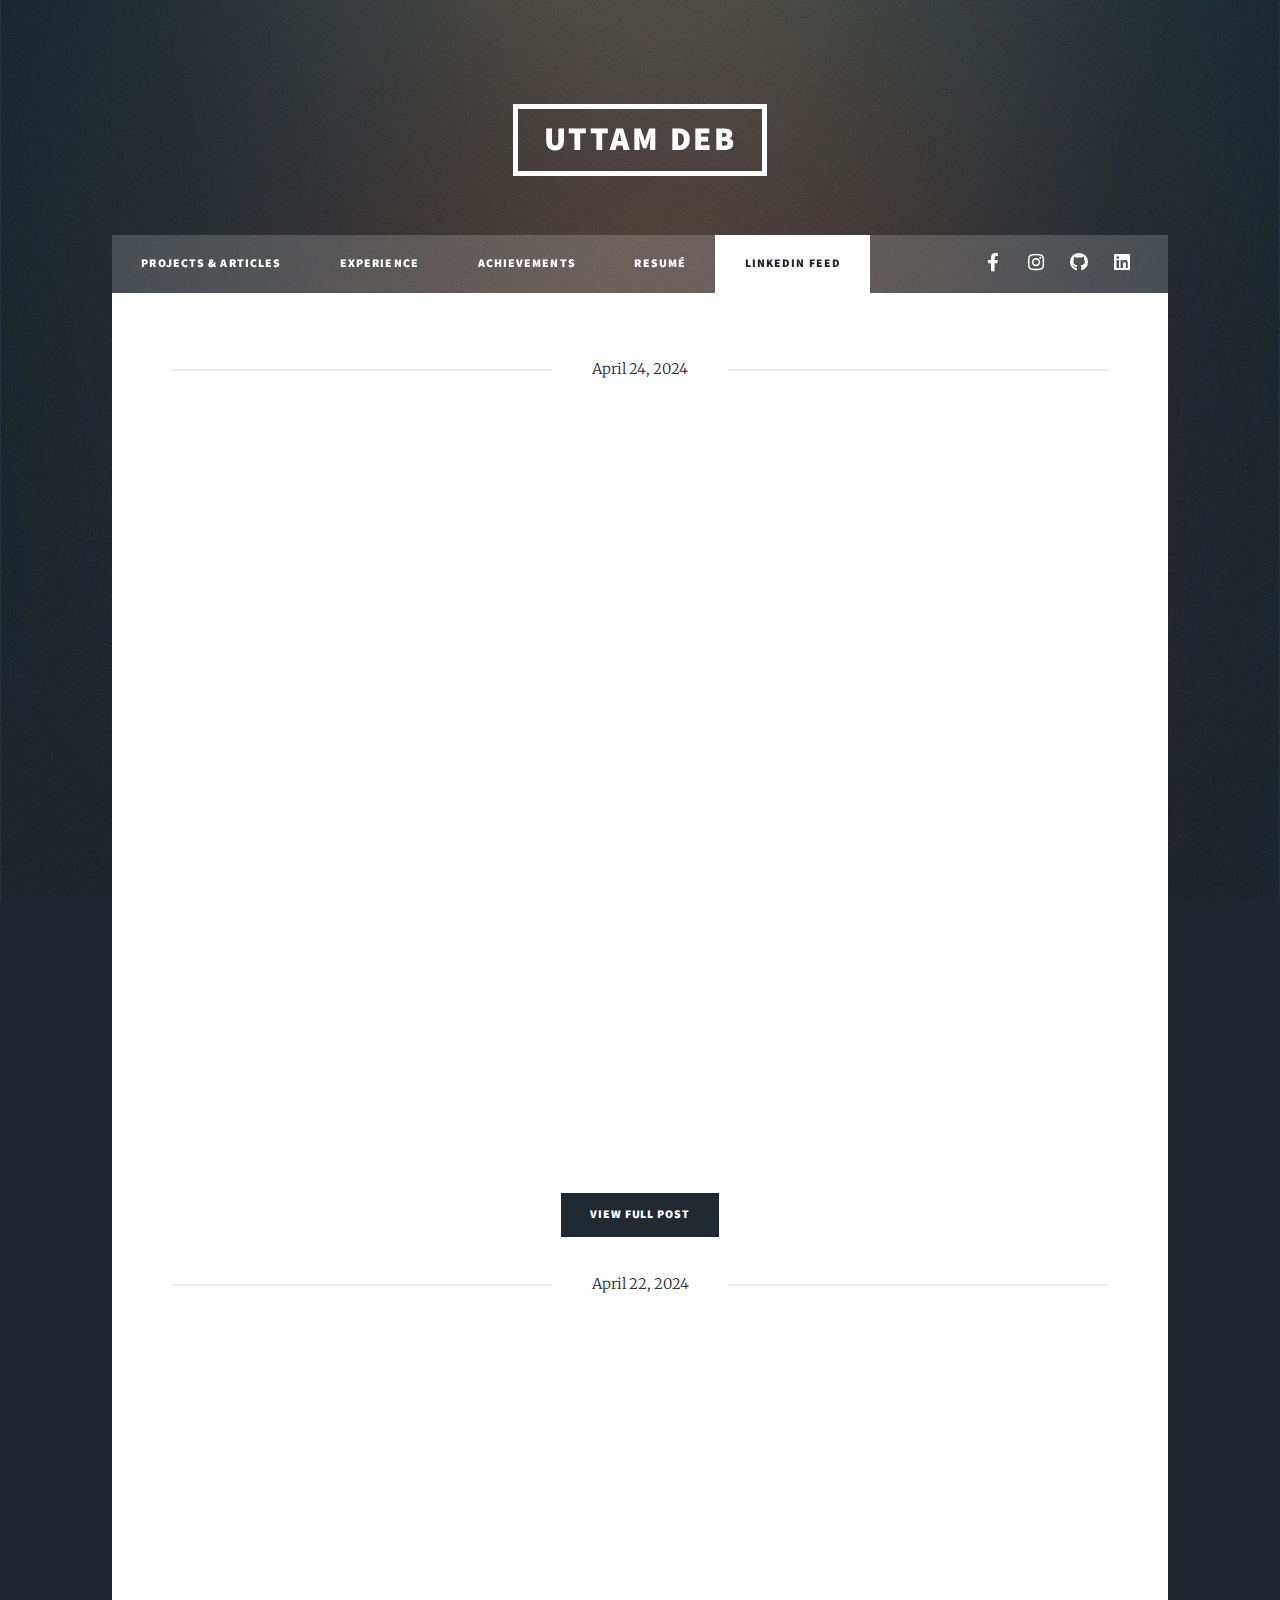
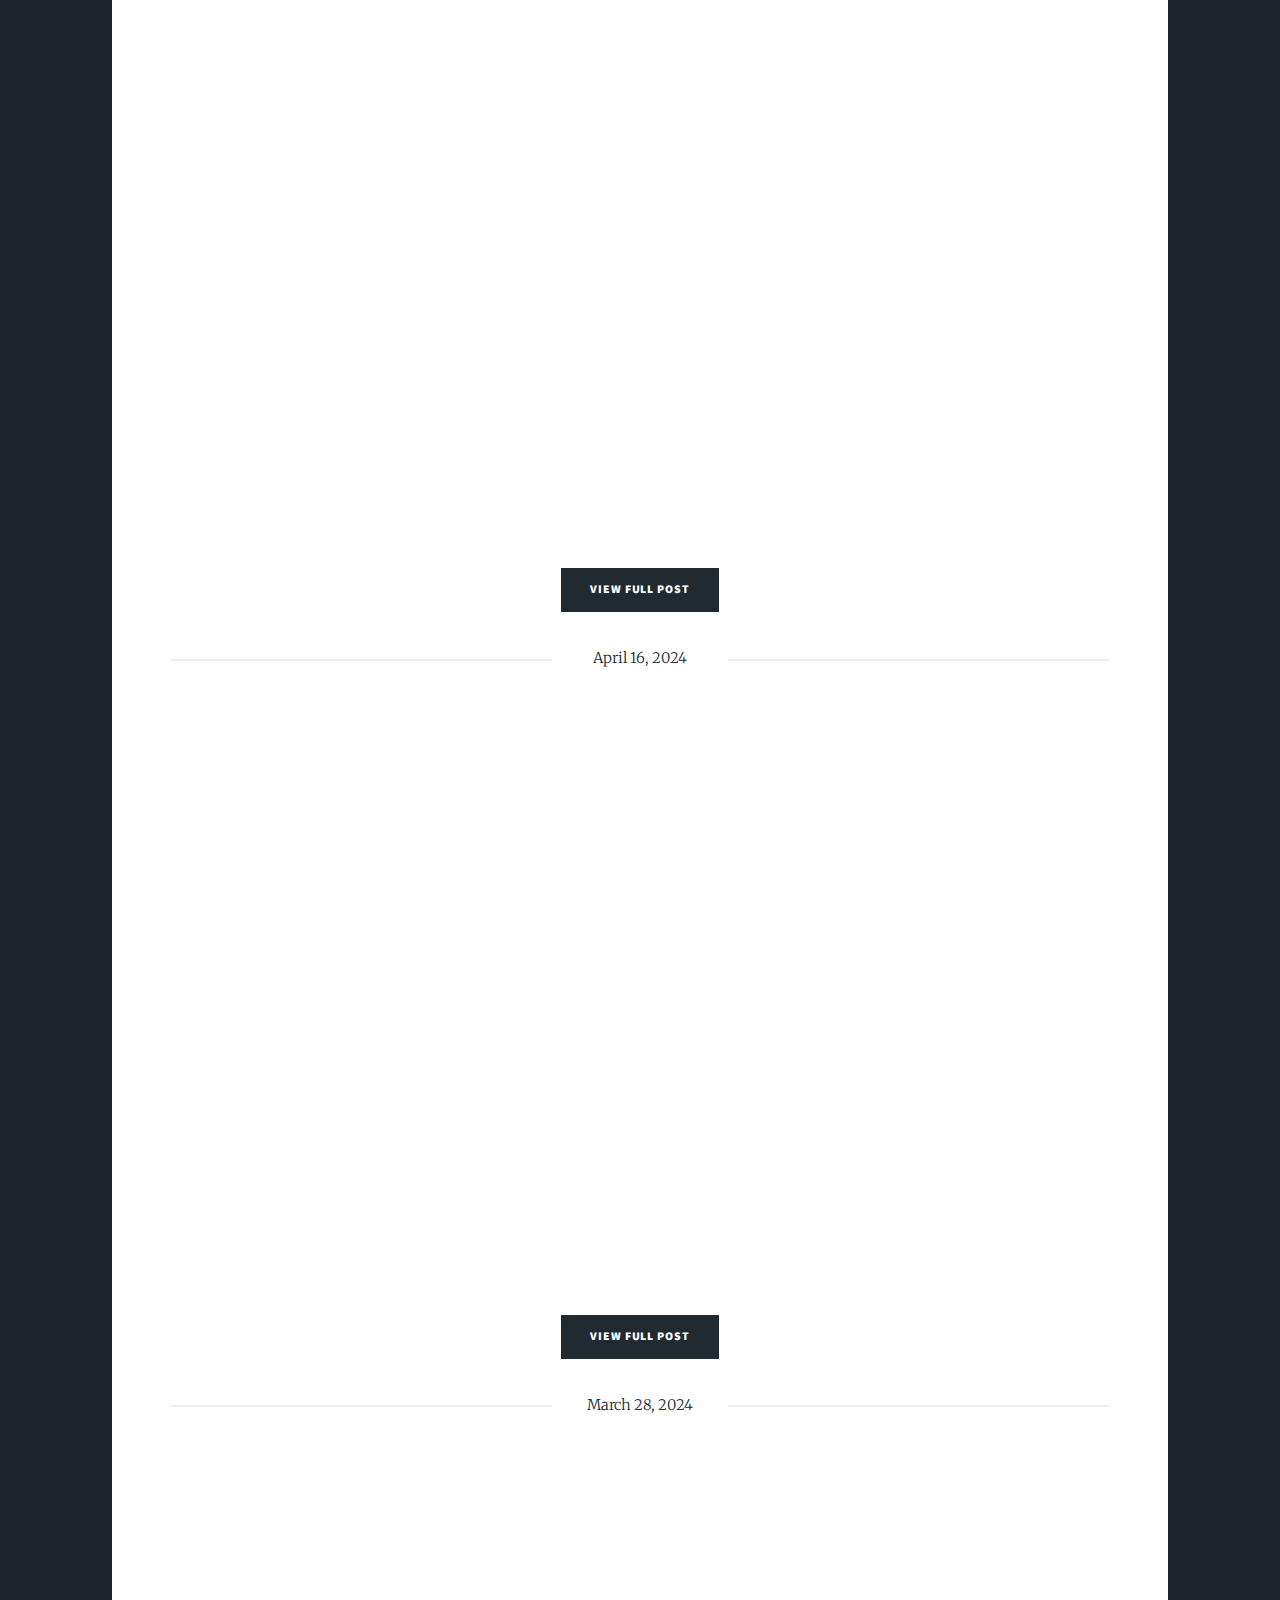
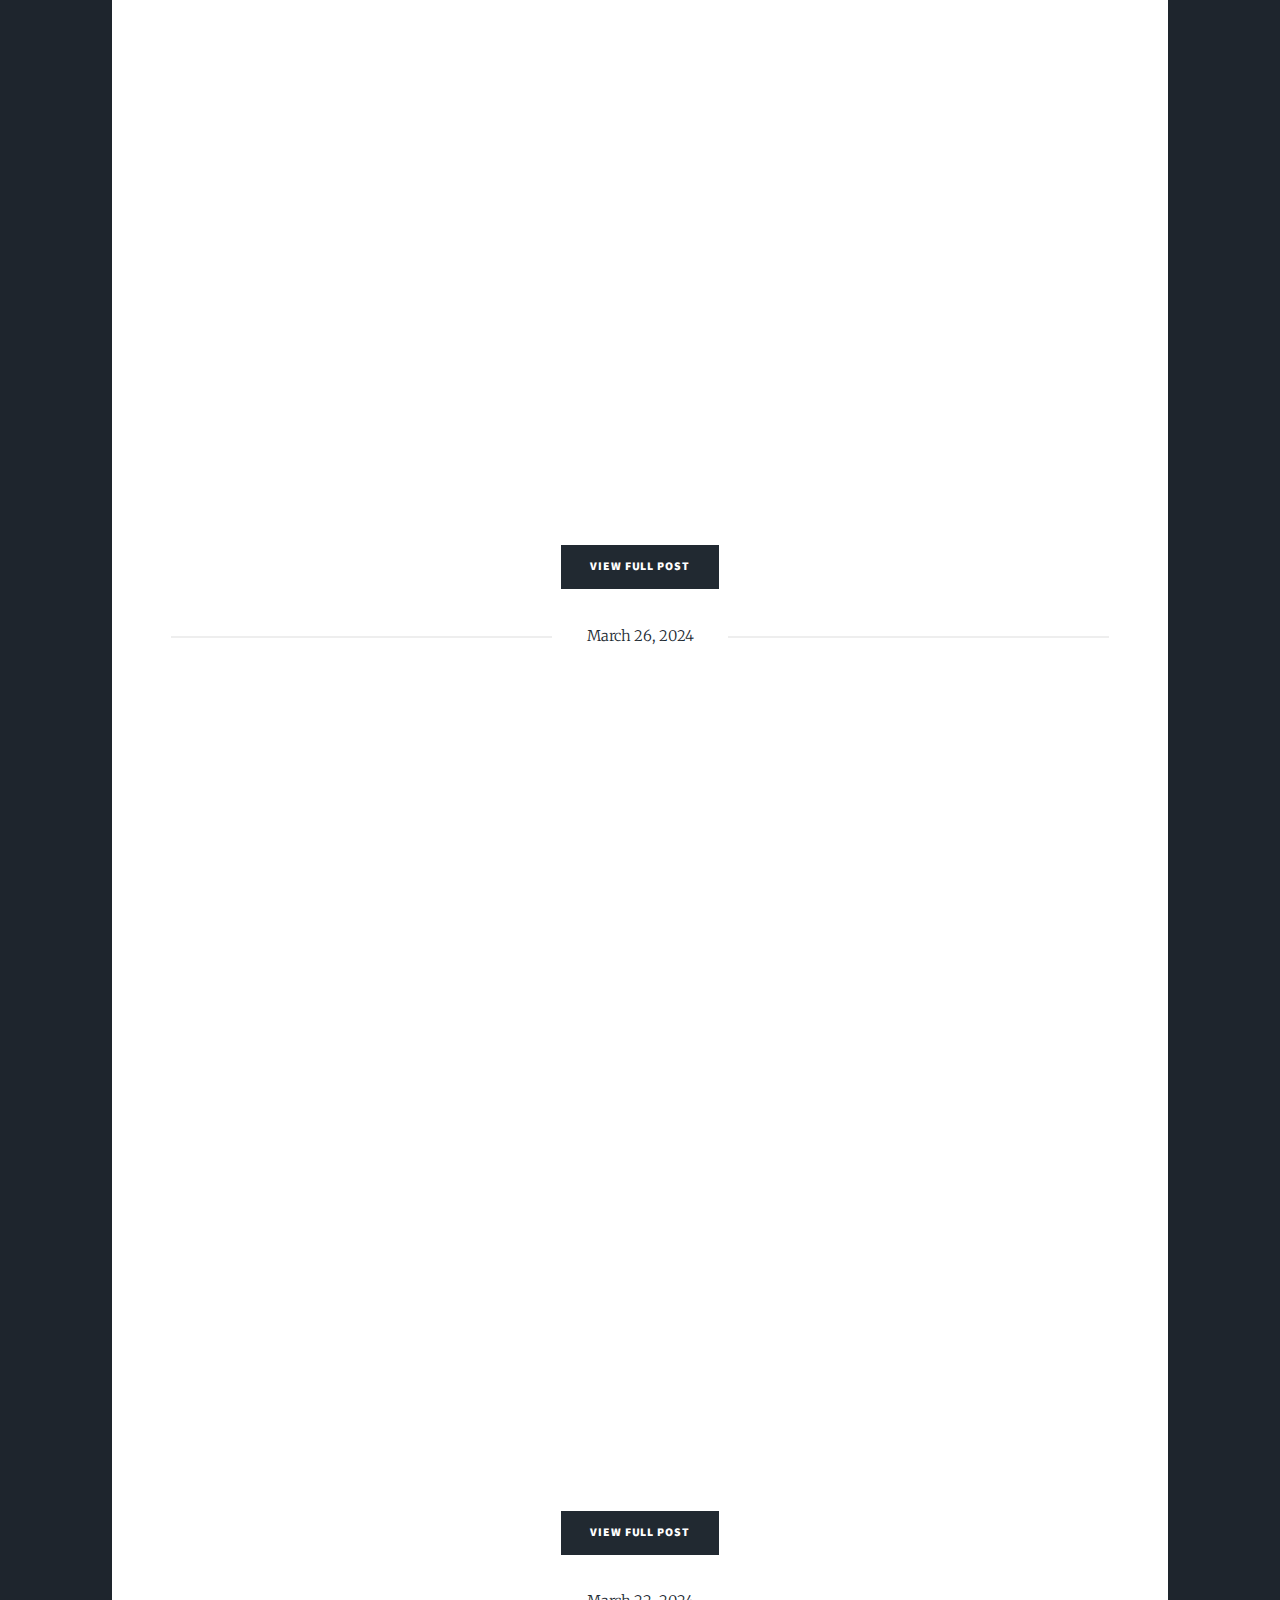
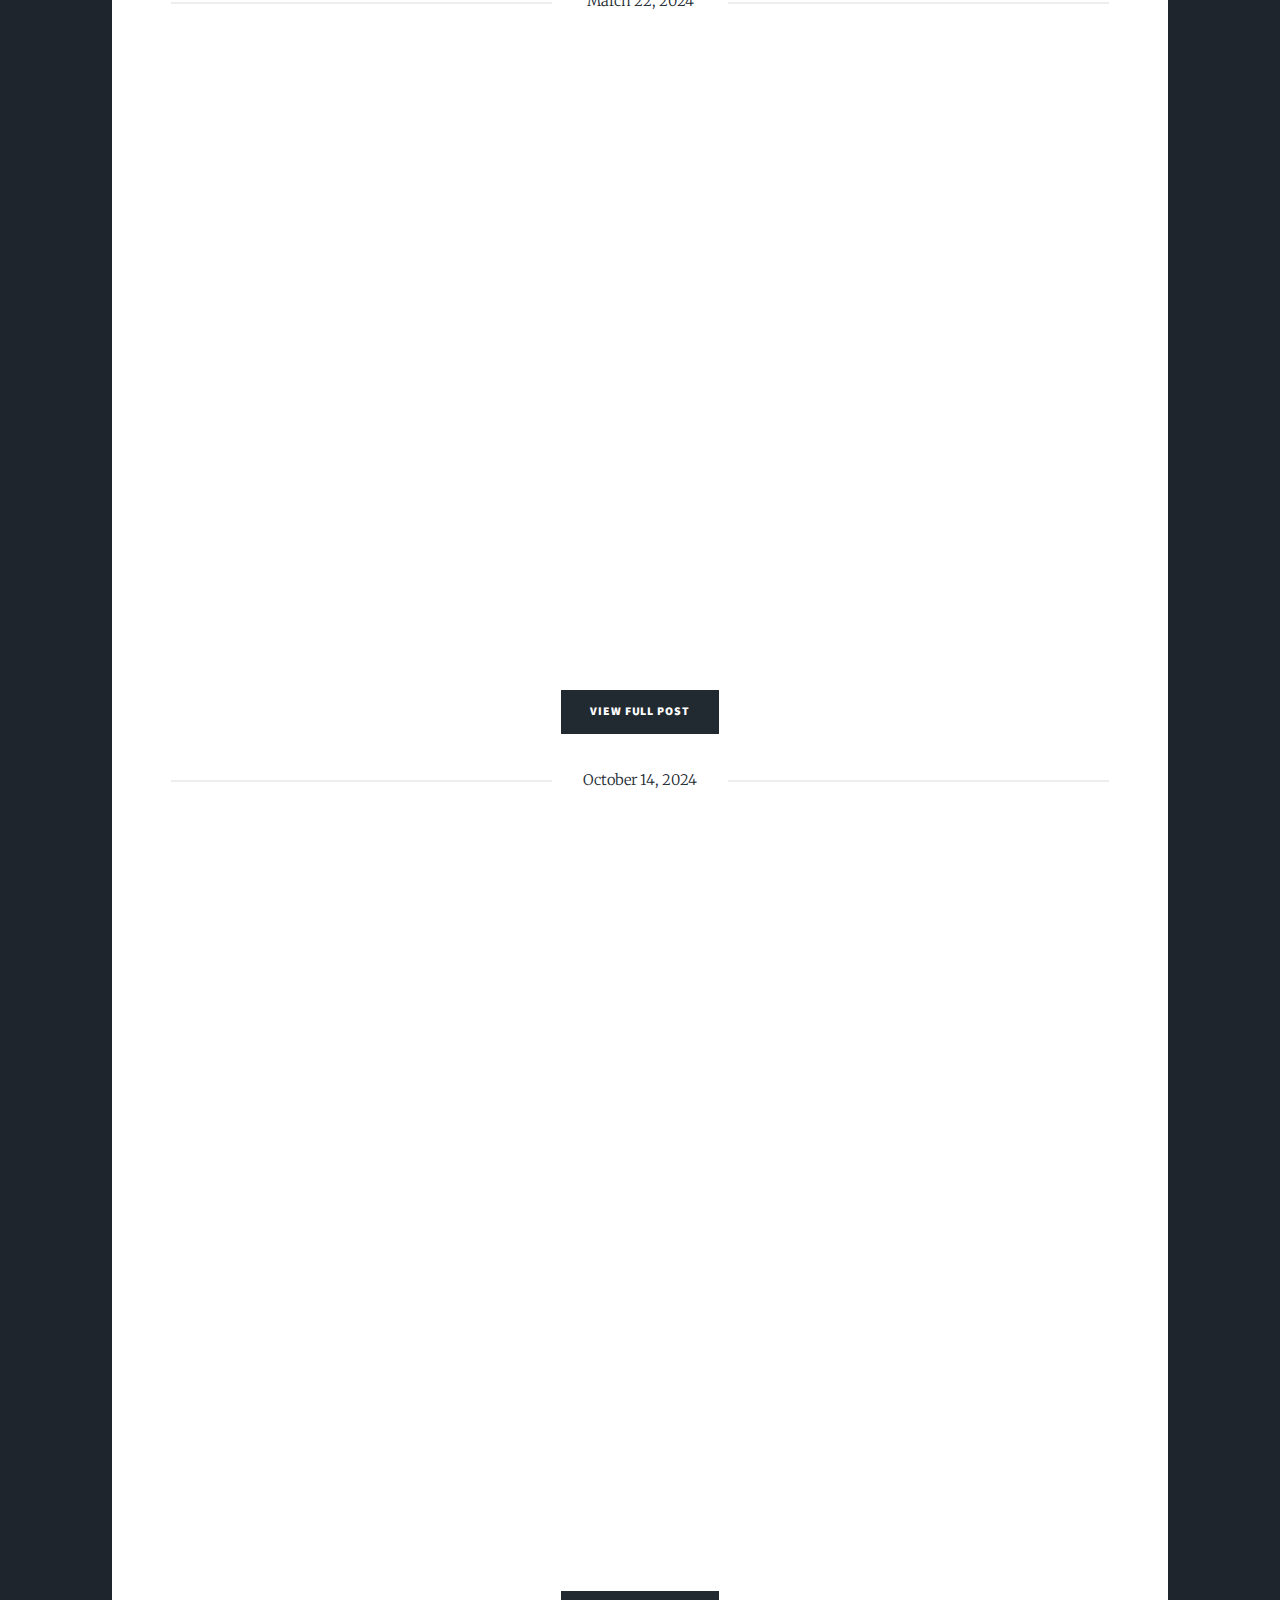
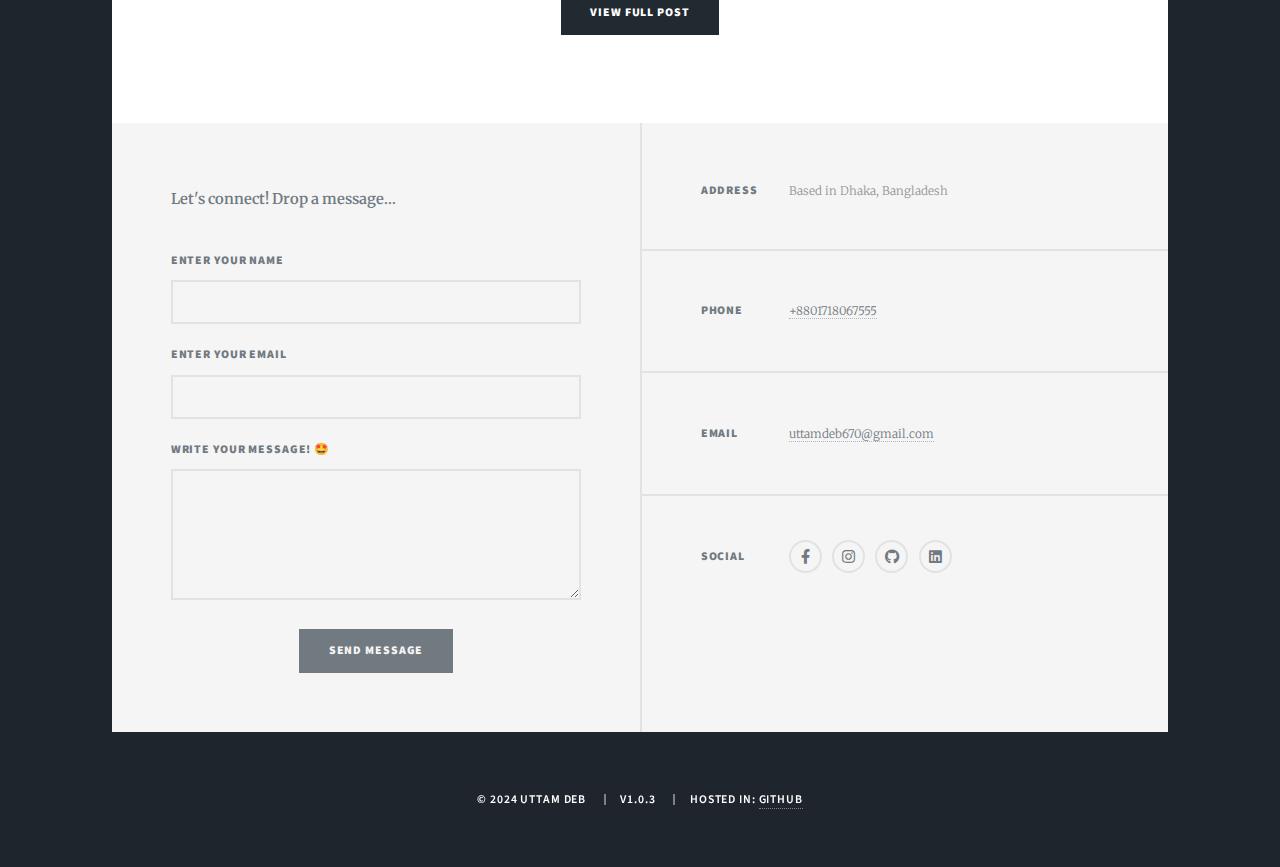
<file: linkedin-feed.html>
<!DOCTYPE HTML>
<html lang="en">
	<head>
		
<!-- Google tag (gtag.js) -->
<script async src="https://www.googletagmanager.com/gtag/js?id=G-X485NR8WPC"></script>
<script>
  window.dataLayer = window.dataLayer || [];
  function gtag(){dataLayer.push(arguments);}
  gtag('js', new Date());

  gtag('config', 'G-X485NR8WPC');
</script>

<!-- Microsoft Clarity -->
<script type="text/javascript">
    (function(c,l,a,r,i,t,y){
        c[a]=c[a]||function(){(c[a].q=c[a].q||[]).push(arguments)};
        t=l.createElement(r);t.async=1;t.src="https://www.clarity.ms/tag/"+i;
        y=l.getElementsByTagName(r)[0];y.parentNode.insertBefore(t,y);
    })(window, document, "clarity", "script", "lsv9x3rlve");
</script>


<meta name="description" content="This is Uttam Deb's personal portfoilo website. A Data Analyst, BI Analyst and Data Science enthusiast.">

<link rel="apple-touch-icon" sizes="180x180" href="/apple-touch-icon.png">
<link rel="icon" type="image/png" sizes="32x32" href="/favicon-32x32.png">
<link rel="icon" type="image/png" sizes="16x16" href="/favicon-16x16.png">
<link rel="manifest" href="/site.webmanifest">
		<title>Uttam Deb - LinkedIn Feed</title>
		<meta charset="utf-8" />
		<meta name="viewport" content="width=device-width, initial-scale=1, user-scalable=yes" />
		<link rel="stylesheet" href="assets/css/main.css" />
		<noscript><link rel="stylesheet" href="assets/css/noscript.css" /></noscript>

	</head>

	<body class="is-preload">

		<!-- Wrapper -->
		<div id="wrapper">

				<!-- Header -->
					<header id="header">
						<a href="index" class="logo">Uttam Deb</a>
					</header>

				<!-- Nav -->
				<nav id="nav">
					<ul class="links">
						<li><a href="/">Projects & Articles</a></li>
						<li><a href="experience">Experience</a></li>
						<li><a href="achievements">Achievements</a></li>
						<li><a href="resumé">Resumé</a></li>
						<li class="active"><a href="linkedin-feed">LinkedIn Feed</a></li>

						<!-- <li><a href="elements.html">Elements Reference</a></li> -->
						</ul>
						<ul class="icons">
							<li><a href="https://www.facebook.com/uttam.deb.7771/" class="icon brands alt fa-facebook-f" aria-label="Visit Facebook Profile"><span class="label">Facebook</span></a></li>
							<li><a href="https://www.instagram.com/uttamdeb/" class="icon brands alt fa-instagram" aria-label="Visit Instagram Profile"><span class="label">Instagram</span></a></li>
							<li><a href="https://www.github.com/uttamdeb" class="icon brands alt fa-github" aria-label="Visit GitHub Profile"><span class="label">GitHub</span></a></li>
							<li><a href="https://www.linkedin.com/in/uttam-deb/" class="icon brands alt fa-linkedin" aria-label="Visit LinkedIn Profile"><span class="label">LinkedIn</span></a></li>
						</ul>
					</nav>

				<!-- Main -->
					<div id="main">

						<!-- Featured Post -->
						<article>
							<header class="major">
								<span class="date">April 24, 2024</span>
								<iframe src="https://www.linkedin.com/embed/feed/update/urn:li:share:7188901855672897536" height="735" width="504" frameborder="0" allowfullscreen="" title="Embedded post"></iframe>
								<ul class="actions special">
									<li><a href="https://www.linkedin.com/posts/uttam-deb_im-super-thrilled-to-share-some-awesome-activity-7188901856486535169-CBik?utm_source=share&utm_medium=member_desktop" class="button primary">View Full Post</a></li>
								</ul>

							<header class="major">
								<span class="date">April 22, 2024</span>
								<iframe src="https://www.linkedin.com/embed/feed/update/urn:li:share:7188184853819883520" height="795" width="504" frameborder="0" allowfullscreen="yes" title="Embedded post"></iframe>
								<ul class="actions special">
									<li><a href="https://www.linkedin.com/posts/uttam-deb_google-bi-dataanalytics-activity-7188184854860050433-FTUa?utm_source=share&utm_medium=member_desktop" class="button primary">View Full Post</a></li>
								</ul>
						
							<header class="major">
								<span class="date">April 16, 2024</span>
								<iframe src="https://www.linkedin.com/embed/feed/update/urn:li:ugcPost:7185654337774272512" height="567" width="504" frameborder="0" allowfullscreen="" title="Embedded post"></iframe>
								<ul class="actions special">
									<li><a href="https://www.linkedin.com/posts/uttam-deb_heres-my-part-two-on-website-traffic-analytics-activity-7185654338353029121-XLt6?utm_source=share&utm_medium=member_desktop" class="button primary">View Full Post</a></li>
								</ul>
						
							<header class="major">
								<span class="date">March 28, 2024</span>
								<iframe src="https://www.linkedin.com/embed/feed/update/urn:li:ugcPost:7179381865194168321" height="651" width="504" frameborder="0" allowfullscreen="" title="Embedded post"></iframe>
								<ul class="actions special">
									<li><a href="https://www.linkedin.com/posts/uttam-deb_googleanalytics-googlebigquery-googlelookerstudio-activity-7179381865705873409-XRDM?utm_source=share&utm_medium=member_desktop" class="button primary">View Full Post</a></li>
								</ul>
				
							<header class="major">
								<span class="date">March 26, 2024</span>
								<iframe src="https://www.linkedin.com/embed/feed/update/urn:li:share:7178802657745129475" height="786" width="504" frameborder="0" allowfullscreen="" title="Embedded post"></iframe>
								<ul class="actions special">
									<li><a href="https://www.linkedin.com/posts/uttam-deb_dcradar-analytics-datademocratization-activity-7178802658621681666-FRmQ?utm_source=share&utm_medium=member_desktop" class="button primary">View Full Post</a></li>
								</ul>
				
							<header class="major">
								<span class="date">March 22, 2024</span>
								<iframe src="https://www.linkedin.com/embed/feed/update/urn:li:share:7176962124454273024" height="599" width="504" frameborder="0" allowfullscreen="" title="Embedded post"></iframe>
								<ul class="actions special">
									<li><a href="https://www.linkedin.com/posts/uttam-deb_artificalintelligence-largelanguagemodel-activity-7176962125368602624-a7gJ?utm_source=share&utm_medium=member_desktop" class="button primary">View Full Post</a></li>
								</ul>
					
							<header class="major">
								<span class="date">October 14, 2024</span>
								<iframe src="https://www.linkedin.com/embed/feed/update/urn:li:share:7123352915259314177" height="722" width="504" frameborder="0" allowfullscreen="" title="Embedded post"></iframe>
								<ul class="actions special">
									<li><a href="https://www.linkedin.com/posts/uttam-deb_ready-to-shape-the-future-of-edtech-activity-7123352916551163906-CbSZ?utm_source=share&utm_medium=member_desktop" class="button primary">View Full Post</a></li>
								</ul>
						</article>

						<!-- Posts -->
							<!-- <section class="posts">
								<article>
									<header>
										<span class="date">April 22, 2023</span>
										<h2><a href="https://www.datacamp.com/completed/statement-of-accomplishment/track/261c43fc46da2029815c1729a567138d17e45b24">DataCamp SQL Fundamentals Skills Track</a></h2>
									</header>
									<a href="https://www.datacamp.com/completed/statement-of-accomplishment/track/261c43fc46da2029815c1729a567138d17e45b24" class="image fit"><img src="images/datacampsql.webp" alt="DataCamp SQL Fundamentals" /></a>
									<p>A really good SQL skills track from DataCamp. It teaches most for the ins-and-outs of SQL that Data professionals need on a daily basis. Leans heavily on practical examples as well.
									</p>
									<ul class="actions special">
										<li><a href="https://www.datacamp.com/completed/statement-of-accomplishment/track/261c43fc46da2029815c1729a567138d17e45b24" class="button primary">View Certificate</a></li>
									</ul>
								</article> -->
								<!-- <article>
									<header>
										<span class="date">January 23, 2023</span>
										<h2><a href="https://www.coursera.org/account/accomplishments/specialization/certificate/CJEKG2VJQLTM">Google Data Analytics Professional Certification</a></h2>
									</header>
									<a href="https://www.coursera.org/account/accomplishments/specialization/certificate/CJEKG2VJQLTM" class="image fit"><img src="images/googleda.webp" alt="Google Data Analytics Professional Certificate" /></a>
									<p>Teaches some of the fundamental skills of Data Analytics. Good for starters...
									</p>
									<ul class="actions special">
										<li><a href="https://www.coursera.org/account/accomplishments/specialization/certificate/CJEKG2VJQLTM" class="button primary">View Certificate</a></li>
									</ul>
								</article> -->
								<!-- <article>
									<header>
										<span class="date">January 21, 2023</span>
										<h2><a href="https://www.credential.net/ece0124a-3b3c-4f78-a495-c091e9ed253a">dbt Fundamnetals for Analytics Engineering</a></h2>
									</header>
									<a href="https://www.credential.net/ece0124a-3b3c-4f78-a495-c091e9ed253a" class="image fit"><img src="images/analyticsengineering.webp" alt="dbt Fundamentals Analytics Engineering Certificate" /></a>
									<p>Deep-dive technical course on how to use dbt for Analytics Engineering aspects. Had a lot of fun completing this course!
									</p>
									<ul class="actions special">
										<li><a href="https://www.credential.net/ece0124a-3b3c-4f78-a495-c091e9ed253a" class="button primary">View Certificate</a></li>
									</ul>
								</article>
								<article>
									<header>
										<span class="date">May 15, 2022</span>
										<h2><a href="https://www.coursera.org/account/accomplishments/verify/8BF8YQGMWNKJ">Statistics</a></h2>
									</header>
									<a href="https://www.coursera.org/account/accomplishments/verify/8BF8YQGMWNKJ" class="image fit"><img src="images/stat.webp" alt="Basic Statistics Certificate" /></a>
									<p>Teaches some of the fundamental and basic concepts of Statistics. It was really useful for me as I got to learn a lot of new stuff.
									</p>
									<ul class="actions special">
										<li><a href="https://www.coursera.org/account/accomplishments/verify/8BF8YQGMWNKJ" class="button primary">View Certificate</a></li>
									</ul>
								</article> -->
								<!-- <article>
									<header>
										<span class="date">April 11, 2024</span>
										<h2><a href="#">Odio magna<br />
										sed consectetur</a></h2>
									</header>
									<a href="#" class="image fit"><img src="images/pic06.jpg" alt="" /></a>
									<p>Donec eget ex magna. Interdum et malesuada fames ac ante ipsum primis in faucibus. Pellentesque venenatis dolor imperdiet dolor mattis sagittis magna etiam.</p>
									<ul class="actions special">
										<li><a href="#" class="button">Full Story</a></li>
									</ul>
								</article>
								<article>
									<header>
										<span class="date">April 7, 2024</span>
										<h2><a href="#">Augue lorem<br />
										primis vestibulum</a></h2>
									</header>
									<a href="#" class="image fit"><img src="images/pic07.jpg" alt="" /></a>
									<p>Donec eget ex magna. Interdum et malesuada fames ac ante ipsum primis in faucibus. Pellentesque venenatis dolor imperdiet dolor mattis sagittis magna etiam.</p>
									<ul class="actions special">
										<li><a href="#" class="button">Full Story</a></li>
									</ul>
								</article> -->
							<!-- </section> -->

						<!-- Footer -->
							<!-- <footer>
								<div class="pagination"> -->
									<!--<a href="#" class="previous">Prev</a>-->
									<!-- <a href="#" class="page active">1</a>
									<a href="#" class="page">2</a>
									<a href="#" class="page">3</a>
									<span class="extra">&hellip;</span>
									<a href="#" class="page">8</a>
									<a href="#" class="page">9</a>
									<a href="#" class="page">10</a>
									<a href="#" class="next">Next</a>
								</div>
							</footer> -->

					</div>

				<!-- Footer -->
				<footer id="footer">
					<section>
						<header> <b>Let's connect! Drop a message...</b> </header> </br>
						<form id="fs-frm" name="simple-contact-form" accept-charset="utf-8" action="https://formspree.io/f/mkndpyvb" method="post">
							<div class="fields">
								<div class="field">
									<label for="name">Enter Your Name</label>
									<input type="text" name="name" id="name" />
								</div>
								<div class="field">
									<label for="email">Enter Your Email</label>
									<input type="text" name="email" id="email" />
								</div>
								<div class="field">
									<label for="message">Write your Message! 🤩</label>
									<textarea name="message" id="message" rows="3"></textarea>
								</div>
							</div>
							<ul class="actions special" class="actions">
								<li><input type="submit" class="button primary" value="Send Message"/></li>
							</ul>
						</form>
					</section>
					<!-- Microsft Forms iframe below -->
					<!-- <iframe title="Test with Uttam Deb" width="640px" height="480px" src="https://forms.office.com/r/MP3sWbDiHt?embed=true" frameborder="0" marginwidth="0" marginheight="0" style="border: none; max-width:100%; max-height:100vh" allowfullscreen webkitallowfullscreen mozallowfullscreen msallowfullscreen> </iframe> -->
					<section class="split contact">
							<section class="alt">
								<h3>Address</h3>
								<p>Based in Dhaka, Bangladesh</p>
							</section>
							<section>
								<h3>Phone</h3>
								<p><a href="tel:+8801718068555">+8801718067555</a></p>
							</section>
							<section>
								<h3>Email</h3>
								<p><a href="mailto:uttamdeb670@gmail.com">uttamdeb670@gmail.com</a></p>
							</section>
							<section>
								<h3>Social</h3>
								<ul class="icons alt">
									<!-- <li><a href="#" class="icon brands alt fa-twitter"><span class="label">Twitter</span></a></li> -->
									<li><a href="https://www.facebook.com/uttam.deb.7771/" class="icon brands alt fa-facebook-f" aria-label="Visit Facebook Profile"><span class="label">Facebook</span></a></li>
									<li><a href="https://www.instagram.com/uttamdeb/" class="icon brands alt fa-instagram" aria-label="Visit Instagram Profile"><span class="label">Instagram</span></a></li>
									<li><a href="https://www.github.com/uttamdeb" class="icon brands alt fa-github" aria-label="Visit GitHub Profile"><span class="label">GitHub</span></a></li>
									<li><a href="https://www.linkedin.com/in/uttam-deb/" class="icon brands alt fa-linkedin" aria-label="Visit LinkedIn Profile"><span class="label">LinkedIn</span></a></li>
								</ul>
							</section>
						</section>
					</footer>

				<!-- Copyright -->
				<div id="copyright" style="color: grey;">
					<ul>
					  <li><b>© 2024 Uttam Deb</b></li>
					  <li><b>v1.0.3</b></li>
					  <li><b>Hosted in: <a href="https://github.com" style="color: grey;"><b>GitHub</b></a></b></li>
					</ul>
				  </div>
</div>
		<!-- Scripts -->
			<script src="assets/js/jquery.min.js"></script>
			<script src="assets/js/jquery.scrollex.min.js"></script>
			<script src="assets/js/jquery.scrolly.min.js"></script>
			<script src="assets/js/browser.min.js"></script>
			<script src="assets/js/breakpoints.min.js"></script>
			<script src="assets/js/util.js"></script>
			<script src="assets/js/main.js"></script>

	</body>
</html>
</file>
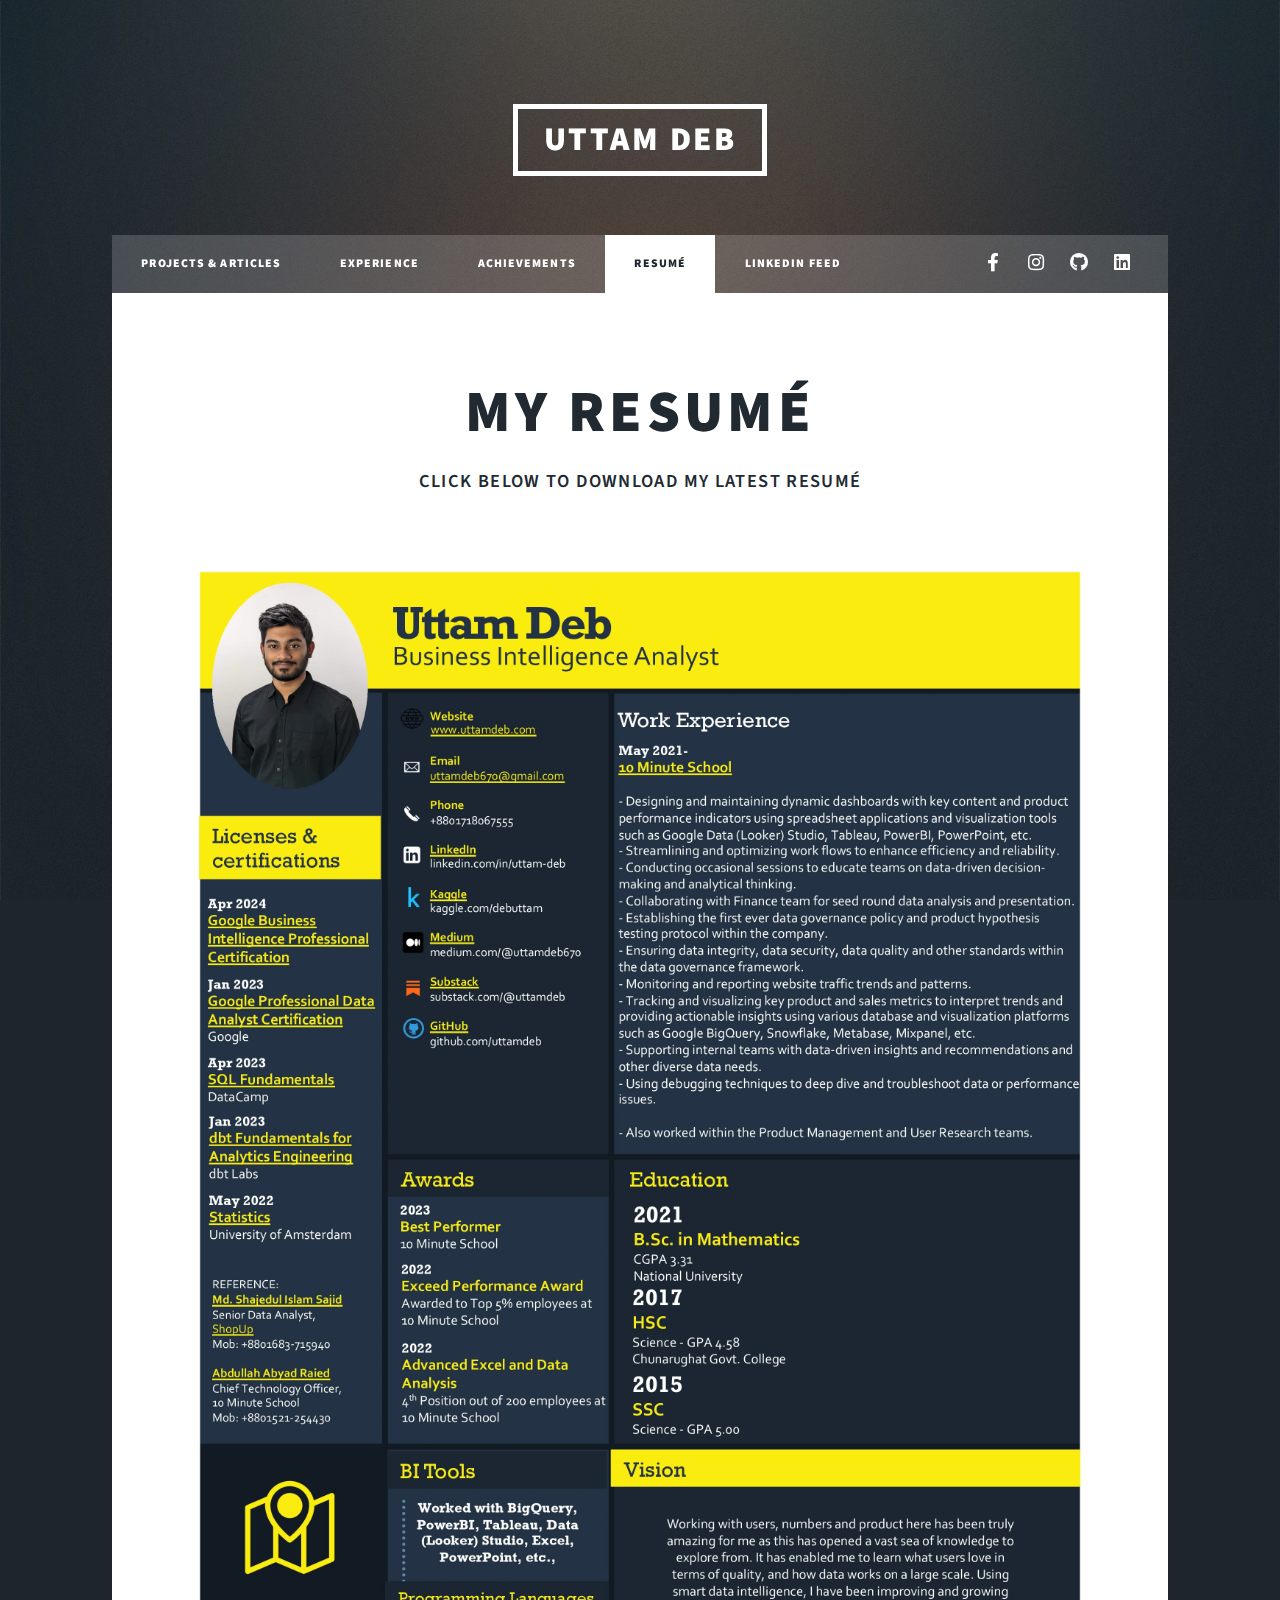
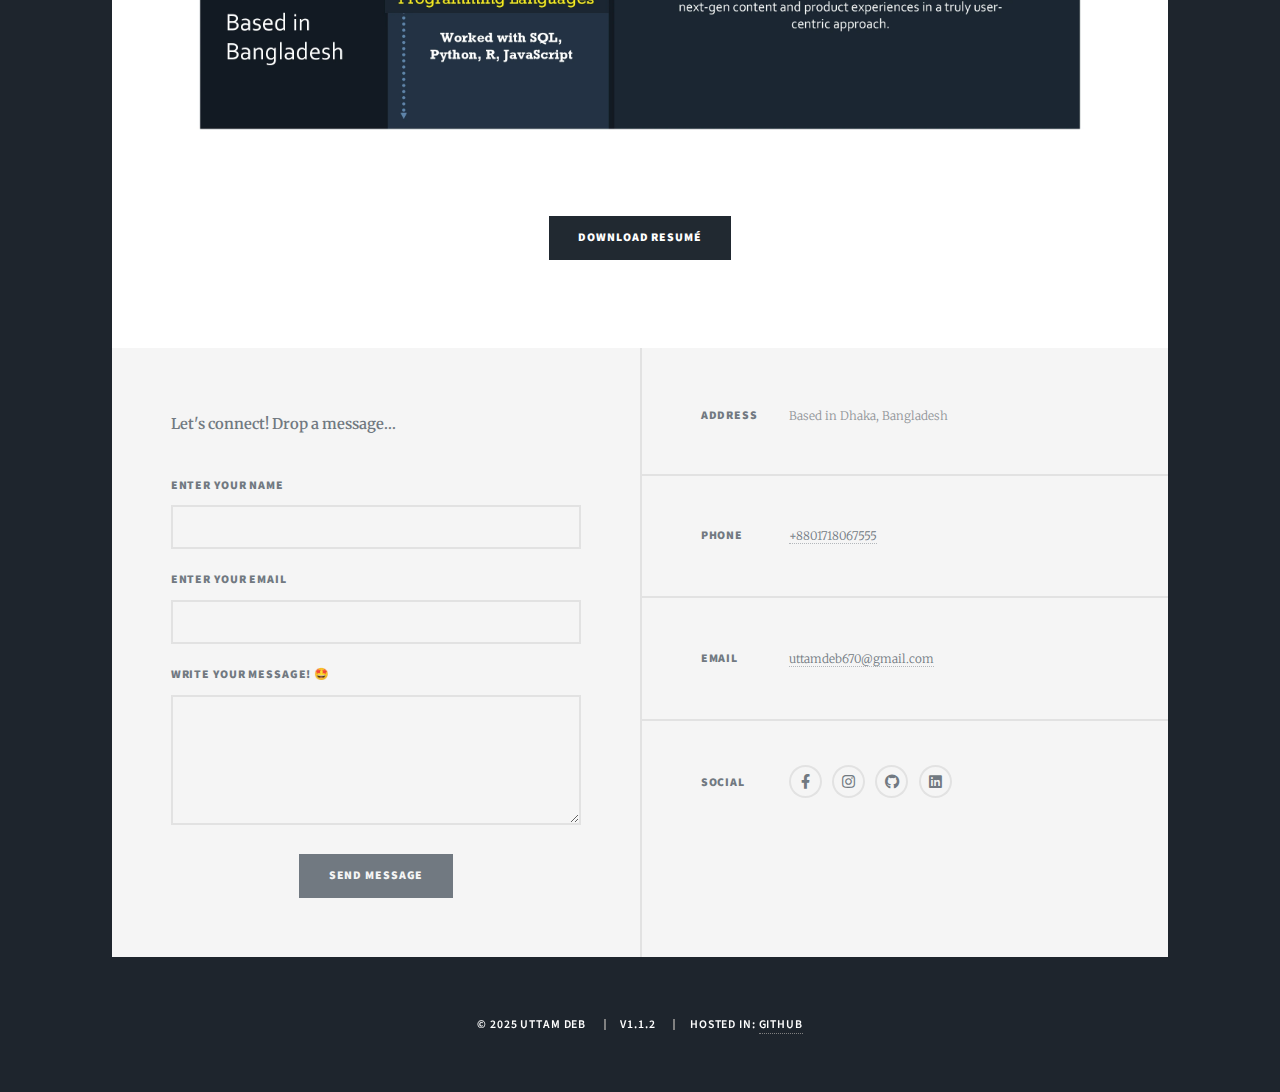
<file: resumé.html>
<!DOCTYPE HTML>
<html lang="en">
	<head>

<!-- Google Tag Manager -->
<script>(function(w,d,s,l,i){w[l]=w[l]||[];w[l].push({'gtm.start':
	new Date().getTime(),event:'gtm.js'});var f=d.getElementsByTagName(s)[0],
	j=d.createElement(s),dl=l!='dataLayer'?'&l='+l:'';j.async=true;j.src=
	'https://www.googletagmanager.com/gtm.js?id='+i+dl;f.parentNode.insertBefore(j,f);
	})(window,document,'script','dataLayer','GTM-PWVFRF5B');</script>
<!-- End Google Tag Manager -->

<!-- Google tag (gtag.js) -->
<script async src="https://www.googletagmanager.com/gtag/js?id=G-X485NR8WPC"></script>
<script>
  window.dataLayer = window.dataLayer || [];
  function gtag(){dataLayer.push(arguments);}
  gtag('js', new Date());

  gtag('config', 'G-X485NR8WPC');
</script>

<!-- Microsoft Clarity -->
<script type="text/javascript">
    (function(c,l,a,r,i,t,y){
        c[a]=c[a]||function(){(c[a].q=c[a].q||[]).push(arguments)};
        t=l.createElement(r);t.async=1;t.src="https://www.clarity.ms/tag/"+i;
        y=l.getElementsByTagName(r)[0];y.parentNode.insertBefore(t,y);
    })(window, document, "clarity", "script", "lsv9x3rlve");
</script>


<meta name="description" content="This is Uttam Deb's personal portfoilo website. A Data Analyst, BI Analyst and Data Science enthusiast.">

<link rel="apple-touch-icon" sizes="180x180" href="/apple-touch-icon.png">
<link rel="icon" type="image/png" sizes="32x32" href="/favicon-32x32.png">
<link rel="icon" type="image/png" sizes="16x16" href="/favicon-16x16.png">
<link rel="manifest" href="/site.webmanifest">
		<title>Uttam Deb - Resumé</title>
		<meta charset="utf-8" />
		<meta name="viewport" content="width=device-width, initial-scale=1, user-scalable=yes" />
		<link rel="stylesheet" href="assets/css/main.css" />
		<noscript><link rel="stylesheet" href="assets/css/noscript.css" /></noscript>

	</head>

	<body class="is-preload">

		<!-- Wrapper -->
		<div id="wrapper">

				<!-- Header -->
					<header id="header">
						<a href="index" class="logo">Uttam Deb</a>
					</header>

				<!-- Nav -->
				<nav id="nav">
					<ul class="links">
						<li><a href="/">Projects & Articles</a></li>
						<li><a href="experience">Experience</a></li>
						<li><a href="achievements">Achievements</a></li>
						<li class="active"><a href="resumé">Resumé</a></li>
						<li><a href="linkedin-feed">LinkedIn Feed</a></li>

						<!-- <li><a href="elements.html">Elements Reference</a></li> -->
						</ul>
						<ul class="icons">
							<li><a href="https://www.facebook.com/uttam.deb.7771/" class="icon brands alt fa-facebook-f" aria-label="Visit Facebook Profile"><span class="label">Facebook</span></a></li>
							<li><a href="https://www.instagram.com/uttamdeb/" class="icon brands alt fa-instagram" aria-label="Visit Instagram Profile"><span class="label">Instagram</span></a></li>
							<li><a href="https://www.github.com/uttamdeb" class="icon brands alt fa-github" aria-label="Visit GitHub Profile"><span class="label">GitHub</span></a></li>
							<li><a href="https://www.linkedin.com/in/uttam-deb/" class="icon brands alt fa-linkedin" aria-label="Visit LinkedIn Profile"><span class="label">LinkedIn</span></a></li>
						</ul>
					</nav>

				<!-- Main -->
					<div id="main">

						<!-- Featured Post -->
							<article class="post featured">
								<header>
									<!-- <span class="date">April 1, 2023 - </span> -->
									<h1><a href="https://drive.google.com/file/d/167FX77EBA_L9dAYxE5bFTrjjjJjTc10R/view?usp=sharing">My Resumé</a></h1>
									<p><b><h3>Click below to download my latest resumé</h3></b></p>
									<!-- <p>Click below to download my latest resumé</p> -->
										
								</header>
								<a href="https://drive.google.com/file/d/167FX77EBA_L9dAYxE5bFTrjjjJjTc10R/view?usp=sharing" class="image main"><img src="images/UttamDebResumeAugust142024.webp" alt="Uttam Deb Resume" /></a>
								<ul class="actions special">
									<li><a href="https://drive.google.com/file/d/167FX77EBA_L9dAYxE5bFTrjjjJjTc10R/view?usp=sharing" class="button primary">Download Resumé</a></li>
								</ul>
							</article>

						<!-- Posts -->
							<!-- <section class="posts">
								<article>
									<header>
										<span class="date">April 22, 2023</span>
										<h2><a href="https://www.datacamp.com/completed/statement-of-accomplishment/track/261c43fc46da2029815c1729a567138d17e45b24">DataCamp SQL Fundamentals Skills Track</a></h2>
									</header>
									<a href="https://www.datacamp.com/completed/statement-of-accomplishment/track/261c43fc46da2029815c1729a567138d17e45b24" class="image fit"><img src="images/datacampsql.webp" alt="DataCamp SQL Fundamentals" /></a>
									<p>A really good SQL skills track from DataCamp. It teaches most for the ins-and-outs of SQL that Data professionals need on a daily basis. Leans heavily on practical examples as well.
									</p>
									<ul class="actions special">
										<li><a href="https://www.datacamp.com/completed/statement-of-accomplishment/track/261c43fc46da2029815c1729a567138d17e45b24" class="button primary">View Certificate</a></li>
									</ul>
								</article> -->
								<!-- <article>
									<header>
										<span class="date">January 23, 2023</span>
										<h2><a href="https://www.coursera.org/account/accomplishments/specialization/certificate/CJEKG2VJQLTM">Google Data Analytics Professional Certification</a></h2>
									</header>
									<a href="https://www.coursera.org/account/accomplishments/specialization/certificate/CJEKG2VJQLTM" class="image fit"><img src="images/googleda.webp" alt="Google Data Analytics Professional Certificate" /></a>
									<p>Teaches some of the fundamental skills of Data Analytics. Good for starters...
									</p>
									<ul class="actions special">
										<li><a href="https://www.coursera.org/account/accomplishments/specialization/certificate/CJEKG2VJQLTM" class="button primary">View Certificate</a></li>
									</ul>
								</article> -->
								<!-- <article>
									<header>
										<span class="date">January 21, 2023</span>
										<h2><a href="https://www.credential.net/ece0124a-3b3c-4f78-a495-c091e9ed253a">dbt Fundamnetals for Analytics Engineering</a></h2>
									</header>
									<a href="https://www.credential.net/ece0124a-3b3c-4f78-a495-c091e9ed253a" class="image fit"><img src="images/analyticsengineering.webp" alt="dbt Fundamentals Analytics Engineering Certificate" /></a>
									<p>Deep-dive technical course on how to use dbt for Analytics Engineering aspects. Had a lot of fun completing this course!
									</p>
									<ul class="actions special">
										<li><a href="https://www.credential.net/ece0124a-3b3c-4f78-a495-c091e9ed253a" class="button primary">View Certificate</a></li>
									</ul>
								</article>
								<article>
									<header>
										<span class="date">May 15, 2022</span>
										<h2><a href="https://www.coursera.org/account/accomplishments/verify/8BF8YQGMWNKJ">Statistics</a></h2>
									</header>
									<a href="https://www.coursera.org/account/accomplishments/verify/8BF8YQGMWNKJ" class="image fit"><img src="images/stat.webp" alt="Basic Statistics Certificate" /></a>
									<p>Teaches some of the fundamental and basic concepts of Statistics. It was really useful for me as I got to learn a lot of new stuff.
									</p>
									<ul class="actions special">
										<li><a href="https://www.coursera.org/account/accomplishments/verify/8BF8YQGMWNKJ" class="button primary">View Certificate</a></li>
									</ul>
								</article> -->
								<!-- <article>
									<header>
										<span class="date">April 11, 2024</span>
										<h2><a href="#">Odio magna<br />
										sed consectetur</a></h2>
									</header>
									<a href="#" class="image fit"><img src="images/pic06.jpg" alt="" /></a>
									<p>Donec eget ex magna. Interdum et malesuada fames ac ante ipsum primis in faucibus. Pellentesque venenatis dolor imperdiet dolor mattis sagittis magna etiam.</p>
									<ul class="actions special">
										<li><a href="#" class="button">Full Story</a></li>
									</ul>
								</article>
								<article>
									<header>
										<span class="date">April 7, 2024</span>
										<h2><a href="#">Augue lorem<br />
										primis vestibulum</a></h2>
									</header>
									<a href="#" class="image fit"><img src="images/pic07.jpg" alt="" /></a>
									<p>Donec eget ex magna. Interdum et malesuada fames ac ante ipsum primis in faucibus. Pellentesque venenatis dolor imperdiet dolor mattis sagittis magna etiam.</p>
									<ul class="actions special">
										<li><a href="#" class="button">Full Story</a></li>
									</ul>
								</article> -->
							<!-- </section> -->

						<!-- Footer -->
							<!-- <footer>
								<div class="pagination"> -->
									<!--<a href="#" class="previous">Prev</a>-->
									<!-- <a href="#" class="page active">1</a>
									<a href="#" class="page">2</a>
									<a href="#" class="page">3</a>
									<span class="extra">&hellip;</span>
									<a href="#" class="page">8</a>
									<a href="#" class="page">9</a>
									<a href="#" class="page">10</a>
									<a href="#" class="next">Next</a>
								</div>
							</footer> -->

					</div>

				<!-- Footer -->
				<footer id="footer">
					<section>
						<header> <b>Let's connect! Drop a message...</b> </header> </br>
						<form id="fs-frm" name="simple-contact-form" accept-charset="utf-8" action="https://formspree.io/f/mkndpyvb" method="post">
							<div class="fields">
								<div class="field">
									<label for="name">Enter Your Name</label>
									<input type="text" name="name" id="name" />
								</div>
								<div class="field">
									<label for="email">Enter Your Email</label>
									<input type="text" name="email" id="email" />
								</div>
								<div class="field">
									<label for="message">Write your Message! 🤩</label>
									<textarea name="message" id="message" rows="3"></textarea>
								</div>
							</div>
							<ul class="actions special" class="actions">
								<li><input type="submit" class="button primary" value="Send Message"/></li>
							</ul>
						</form>
					</section>
					<!-- Microsft Forms iframe below -->
					<!-- <iframe title="Test with Uttam Deb" width="640px" height="480px" src="https://forms.office.com/r/MP3sWbDiHt?embed=true" frameborder="0" marginwidth="0" marginheight="0" style="border: none; max-width:100%; max-height:100vh" allowfullscreen webkitallowfullscreen mozallowfullscreen msallowfullscreen> </iframe> -->
					<section class="split contact">
							<section class="alt">
								<h3>Address</h3>
								<p>Based in Dhaka, Bangladesh</p>
							</section>
							<section>
								<h3>Phone</h3>
								<p><a href="tel:+8801718068555">+8801718067555</a></p>
							</section>
							<section>
								<h3>Email</h3>
								<p><a href="mailto:uttamdeb670@gmail.com">uttamdeb670@gmail.com</a></p>
							</section>
							<section>
								<h3>Social</h3>
								<ul class="icons alt">
									<!-- <li><a href="#" class="icon brands alt fa-twitter"><span class="label">Twitter</span></a></li> -->
									<li><a href="https://www.facebook.com/uttam.deb.7771/" class="icon brands alt fa-facebook-f" aria-label="Visit Facebook Profile"><span class="label">Facebook</span></a></li>
									<li><a href="https://www.instagram.com/uttamdeb/" class="icon brands alt fa-instagram" aria-label="Visit Instagram Profile"><span class="label">Instagram</span></a></li>
									<li><a href="https://www.github.com/uttamdeb" class="icon brands alt fa-github" aria-label="Visit GitHub Profile"><span class="label">GitHub</span></a></li>
									<li><a href="https://www.linkedin.com/in/uttam-deb/" class="icon brands alt fa-linkedin" aria-label="Visit LinkedIn Profile"><span class="label">LinkedIn</span></a></li>
								</ul>
							</section>
						</section>
					</footer>

				<!-- Copyright -->
				<div id="copyright" style="color: grey;">
					<ul>
					  <li><b>© 2025 Uttam Deb</b></li>
					  <li><b>v1.1.2</b></li>
					  <li><b>Hosted in: <a href="https://github.com" style="color: grey;"><b>GitHub</b></a></b></li>
					</ul>
				  </div>
</div>
		<!-- Scripts -->
			<script src="assets/js/jquery.min.js"></script>
			<script src="assets/js/jquery.scrollex.min.js"></script>
			<script src="assets/js/jquery.scrolly.min.js"></script>
			<script src="assets/js/browser.min.js"></script>
			<script src="assets/js/breakpoints.min.js"></script>
			<script src="assets/js/util.js"></script>
			<script src="assets/js/main.js"></script>

	</body>
</html>
</file>
<file: assets/css/main.css>
@import url(fontawesome-all.min.css);
@import url("https://fonts.googleapis.com/css?family=Merriweather:300,700,300italic,700italic|Source+Sans+Pro:900");

html, body, div, span, applet, object,
iframe, h1, h2, h3, h4, h5, h6, p, blockquote,
pre, a, abbr, acronym, address, big, cite,
code, del, dfn, em, img, ins, kbd, q, s, samp,
small, strike, strong, sub, sup, tt, var, b,
u, i, center, dl, dt, dd, ol, ul, li, fieldset,
form, label, legend, table, caption, tbody,
tfoot, thead, tr, th, td, article, aside,
canvas, details, embed, figure, figcaption,
footer, header, hgroup, menu, nav, output, ruby,
section, summary, time, mark, audio, video {
	margin: 0;
	padding: 0;
	border: 0;
	font-size: 100%;
	font: inherit;
	vertical-align: baseline;}

article, aside, details, figcaption, figure,
footer, header, hgroup, menu, nav, section {
	display: block;}

body {
	line-height: 1;
}

ol, ul {
	list-style: none;
}

blockquote, q {
	quotes: none;
}

	blockquote:before, blockquote:after, q:before, q:after {
		content: '';
		content: none;
	}

table {
	border-collapse: collapse;
	border-spacing: 0;
}

body {
	-webkit-text-size-adjust: none;
}

mark {
	background-color: transparent;
	color: inherit;
}

input::-moz-focus-inner {
	border: 0;
	padding: 0;
}

input, select, textarea {
	-moz-appearance: none;
	-webkit-appearance: none;
	-ms-appearance: none;
	appearance: none;
}

/* Basic */

	@-ms-viewport {
		width: device-width;
	}

	body {
		-ms-overflow-style: scrollbar;
	}

	@media screen and (max-width: 480px) {

		html, body {
			min-width: 320px;
		}

	}

	html {
		box-sizing: border-box;
	}

	*, *:before, *:after {
		box-sizing: inherit;
	}

	body {
		background-color: #1e252d;
	}

		body.is-preload *, body.is-preload *:before, body.is-preload *:after {
			-moz-animation: none !important;
			-webkit-animation: none !important;
			-ms-animation: none !important;
			animation: none !important;
			-moz-transition: none !important;
			-webkit-transition: none !important;
			-ms-transition: none !important;
			transition: none !important;
		}

/* Type */

	html {
		font-size: 16pt;
	}

		@media screen and (max-width: 1680px) {

			html {
				font-size: 12pt;
			}

		}

		@media screen and (max-width: 1280px) {

			html {
				font-size: 11pt;
			}

		}

		@media screen and (max-width: 360px) {

			html {
				font-size: 10pt;
			}

		}

	body {
		color: #212931;
	}

	body, input, select, textarea {
		font-family: "Merriweather", Georgia, serif;
		font-weight: 300;
		font-size: 1rem;
		line-height: 2.375;
	}

	a {
		-moz-transition: color 0.2s ease-in-out, background-color 0.2s ease-in-out, border-color 0.2s ease-in-out, box-shadow 0.2s ease-in-out;
		-webkit-transition: color 0.2s ease-in-out, background-color 0.2s ease-in-out, border-color 0.2s ease-in-out, box-shadow 0.2s ease-in-out;
		-ms-transition: color 0.2s ease-in-out, background-color 0.2s ease-in-out, border-color 0.2s ease-in-out, box-shadow 0.2s ease-in-out;
		transition: color 0.2s ease-in-out, background-color 0.2s ease-in-out, border-color 0.2s ease-in-out, box-shadow 0.2s ease-in-out;
		border-bottom: dotted 1px;
		text-decoration: none;
	}

		a:hover {
			border-bottom-color: transparent;
		}

	strong, b {
		font-weight: 600;
	}

	em, i {
		font-style: italic;
	}

	p {
		text-align: justify;
		margin: 0 0 2rem 0;
	}

	h1, h2, h3, h4, h5, h6 {
		font-family: "Source Sans Pro", Helvetica, sans-serif;
		font-weight: 900;
		line-height: 1.5;
		letter-spacing: 0.075em;
		text-transform: uppercase;
		margin: 0 0 1rem 0;
	}

		h1 a, h2 a, h3 a, h4 a, h5 a, h6 a {
			border-bottom: 0;
			color: inherit;
			text-decoration: none;
		}

	h1 {
		font-size: 4rem;
		line-height: 1.1;
		margin: 0 0 2rem 0;
	}

	h2 {
		font-size: 1.75rem;
		line-height: 1.3;
		margin: 0 0 1.5rem 0;
	}

	h3 {
		font-size: 1.25rem;
		margin: 0 0 1.5rem 0;
	}

	h4 {
		font-size: 1rem;
	}

	h5 {
		font-size: 0.9rem;
	}

	h6 {
		font-size: 0.8rem;
	}

	sub {
		font-size: 0.8rem;
		position: relative;
		top: 0.5rem;
	}

	sup {
		font-size: 0.8rem;
		position: relative;
		top: -0.5rem;
	}

	blockquote {
		border-left: solid 4px;
		font-style: italic;
		margin: 0 0 2rem 0;
		padding: 0.5rem 0 0.5rem 2rem;
	}

	code {
		border: solid 2px;
		font-family: "Courier New", monospace;
		font-size: 0.9rem;
		margin: 0 0.25rem;
		padding: 0.25rem 0.65rem;
	}

	pre {
		-webkit-overflow-scrolling: touch;
		font-family: "Courier New", monospace;
		font-size: 0.9rem;
		margin: 0 0 2rem 0;
	}

		pre code {
			display: block;
			line-height: 1.75;
			padding: 1rem 1.5rem;
			overflow-x: auto;
		}

	hr {
		border: 0;
		border-bottom: solid 2px;
		margin: 3rem 0;
	}

		hr.major {
			margin: 5rem 0;
		}

	.align-left {
		text-align: left;
	}

	.align-center {
		text-align: center;
	}

	.align-right {
		text-align: right;
	}

	input, select, textarea {
		color: #212931;
	}

	a {
		color: #212931;
		border-bottom-color: rgba(33, 41, 49, 0.5);
	}

		a:hover {
			border-bottom-color: transparent;
			color: #18bfef !important;
		}

	strong, b {
		color: #212931;
	}

	h1, h2, h3, h4, h5, h6 {
		color: #212931;
	}

	blockquote {
		border-left-color: #eeeeee;
	}

	code {
		background: rgba(220, 220, 220, 0.25);
		border-color: #eeeeee;
	}

	hr {
		border-bottom-color: #eeeeee;
	}

/* Row */

	.row {
		display: flex;
		flex-wrap: wrap;
		box-sizing: border-box;
		align-items: stretch;
	}

		.row > * {
			box-sizing: border-box;
		}

		.row.gtr-uniform > * > :last-child {
			margin-bottom: 0;
		}

		.row.aln-left {
			justify-content: flex-start;
		}

		.row.aln-center {
			justify-content: center;
		}

		.row.aln-right {
			justify-content: flex-end;
		}

		.row.aln-top {
			align-items: flex-start;
		}

		.row.aln-middle {
			align-items: center;
		}

		.row.aln-bottom {
			align-items: flex-end;
		}

		.row > .imp {
			order: -1;
		}

		.row > .col-1 {
			width: 8.33333%;
		}

		.row > .off-1 {
			margin-left: 8.33333%;
		}

		.row > .col-2 {
			width: 16.66667%;
		}

		.row > .off-2 {
			margin-left: 16.66667%;
		}

		.row > .col-3 {
			width: 25%;
		}

		.row > .off-3 {
			margin-left: 25%;
		}

		.row > .col-4 {
			width: 33.33333%;
		}

		.row > .off-4 {
			margin-left: 33.33333%;
		}

		.row > .col-5 {
			width: 41.66667%;
		}

		.row > .off-5 {
			margin-left: 41.66667%;
		}

		.row > .col-6 {
			width: 50%;
		}

		.row > .off-6 {
			margin-left: 50%;
		}

		.row > .col-7 {
			width: 58.33333%;
		}

		.row > .off-7 {
			margin-left: 58.33333%;
		}

		.row > .col-8 {
			width: 66.66667%;
		}

		.row > .off-8 {
			margin-left: 66.66667%;
		}

		.row > .col-9 {
			width: 75%;
		}

		.row > .off-9 {
			margin-left: 75%;
		}

		.row > .col-10 {
			width: 83.33333%;
		}

		.row > .off-10 {
			margin-left: 83.33333%;
		}

		.row > .col-11 {
			width: 91.66667%;
		}

		.row > .off-11 {
			margin-left: 91.66667%;
		}

		.row > .col-12 {
			width: 100%;
		}

		.row > .off-12 {
			margin-left: 100%;
		}

		.row.gtr-0 {
			margin-top: 0;
			margin-left: 0rem;
		}

			.row.gtr-0 > * {
				padding: 0 0 0 0rem;
			}

			.row.gtr-0.gtr-uniform {
				margin-top: 0rem;
			}

				.row.gtr-0.gtr-uniform > * {
					padding-top: 0rem;
				}

		.row.gtr-25 {
			margin-top: 0;
			margin-left: -0.375rem;
		}

			.row.gtr-25 > * {
				padding: 0 0 0 0.375rem;
			}

			.row.gtr-25.gtr-uniform {
				margin-top: -0.375rem;
			}

				.row.gtr-25.gtr-uniform > * {
					padding-top: 0.375rem;
				}

		.row.gtr-50 {
			margin-top: 0;
			margin-left: -0.75rem;
		}

			.row.gtr-50 > * {
				padding: 0 0 0 0.75rem;
			}

			.row.gtr-50.gtr-uniform {
				margin-top: -0.75rem;
			}

				.row.gtr-50.gtr-uniform > * {
					padding-top: 0.75rem;
				}

		.row {
			margin-top: 0;
			margin-left: -1.5rem;
		}

			.row > * {
				padding: 0 0 0 1.5rem;
			}

			.row.gtr-uniform {
				margin-top: -1.5rem;
			}

				.row.gtr-uniform > * {
					padding-top: 1.5rem;
				}

		.row.gtr-150 {
			margin-top: 0;
			margin-left: -2.25rem;
		}

			.row.gtr-150 > * {
				padding: 0 0 0 2.25rem;
			}

			.row.gtr-150.gtr-uniform {
				margin-top: -2.25rem;
			}

				.row.gtr-150.gtr-uniform > * {
					padding-top: 2.25rem;
				}

		.row.gtr-200 {
			margin-top: 0;
			margin-left: -3rem;
		}

			.row.gtr-200 > * {
				padding: 0 0 0 3rem;
			}

			.row.gtr-200.gtr-uniform {
				margin-top: -3rem;
			}

				.row.gtr-200.gtr-uniform > * {
					padding-top: 3rem;
				}

		@media screen and (max-width: 1680px) {

			.row {
				display: flex;
				flex-wrap: wrap;
				box-sizing: border-box;
				align-items: stretch;
			}

				.row > * {
					box-sizing: border-box;
				}

				.row.gtr-uniform > * > :last-child {
					margin-bottom: 0;
				}

				.row.aln-left {
					justify-content: flex-start;
				}

				.row.aln-center {
					justify-content: center;
				}

				.row.aln-right {
					justify-content: flex-end;
				}

				.row.aln-top {
					align-items: flex-start;
				}

				.row.aln-middle {
					align-items: center;
				}

				.row.aln-bottom {
					align-items: flex-end;
				}

				.row > .imp-xlarge {
					order: -1;
				}

				.row > .col-1-xlarge {
					width: 8.33333%;
				}

				.row > .off-1-xlarge {
					margin-left: 8.33333%;
				}

				.row > .col-2-xlarge {
					width: 16.66667%;
				}

				.row > .off-2-xlarge {
					margin-left: 16.66667%;
				}

				.row > .col-3-xlarge {
					width: 25%;
				}

				.row > .off-3-xlarge {
					margin-left: 25%;
				}

				.row > .col-4-xlarge {
					width: 33.33333%;
				}

				.row > .off-4-xlarge {
					margin-left: 33.33333%;
				}

				.row > .col-5-xlarge {
					width: 41.66667%;
				}

				.row > .off-5-xlarge {
					margin-left: 41.66667%;
				}

				.row > .col-6-xlarge {
					width: 50%;
				}

				.row > .off-6-xlarge {
					margin-left: 50%;
				}

				.row > .col-7-xlarge {
					width: 58.33333%;
				}

				.row > .off-7-xlarge {
					margin-left: 58.33333%;
				}

				.row > .col-8-xlarge {
					width: 66.66667%;
				}

				.row > .off-8-xlarge {
					margin-left: 66.66667%;
				}

				.row > .col-9-xlarge {
					width: 75%;
				}

				.row > .off-9-xlarge {
					margin-left: 75%;
				}

				.row > .col-10-xlarge {
					width: 83.33333%;
				}

				.row > .off-10-xlarge {
					margin-left: 83.33333%;
				}

				.row > .col-11-xlarge {
					width: 91.66667%;
				}

				.row > .off-11-xlarge {
					margin-left: 91.66667%;
				}

				.row > .col-12-xlarge {
					width: 100%;
				}

				.row > .off-12-xlarge {
					margin-left: 100%;
				}

				.row.gtr-0 {
					margin-top: 0;
					margin-left: 0rem;
				}

					.row.gtr-0 > * {
						padding: 0 0 0 0rem;
					}

					.row.gtr-0.gtr-uniform {
						margin-top: 0rem;
					}

						.row.gtr-0.gtr-uniform > * {
							padding-top: 0rem;
						}

				.row.gtr-25 {
					margin-top: 0;
					margin-left: -0.375rem;
				}

					.row.gtr-25 > * {
						padding: 0 0 0 0.375rem;
					}

					.row.gtr-25.gtr-uniform {
						margin-top: -0.375rem;
					}

						.row.gtr-25.gtr-uniform > * {
							padding-top: 0.375rem;
						}

				.row.gtr-50 {
					margin-top: 0;
					margin-left: -0.75rem;
				}

					.row.gtr-50 > * {
						padding: 0 0 0 0.75rem;
					}

					.row.gtr-50.gtr-uniform {
						margin-top: -0.75rem;
					}

						.row.gtr-50.gtr-uniform > * {
							padding-top: 0.75rem;
						}

				.row {
					margin-top: 0;
					margin-left: -1.5rem;
				}

					.row > * {
						padding: 0 0 0 1.5rem;
					}

					.row.gtr-uniform {
						margin-top: -1.5rem;
					}

						.row.gtr-uniform > * {
							padding-top: 1.5rem;
						}

				.row.gtr-150 {
					margin-top: 0;
					margin-left: -2.25rem;
				}

					.row.gtr-150 > * {
						padding: 0 0 0 2.25rem;
					}

					.row.gtr-150.gtr-uniform {
						margin-top: -2.25rem;
					}

						.row.gtr-150.gtr-uniform > * {
							padding-top: 2.25rem;
						}

				.row.gtr-200 {
					margin-top: 0;
					margin-left: -3rem;
				}

					.row.gtr-200 > * {
						padding: 0 0 0 3rem;
					}

					.row.gtr-200.gtr-uniform {
						margin-top: -3rem;
					}

						.row.gtr-200.gtr-uniform > * {
							padding-top: 3rem;
						}

		}

		@media screen and (max-width: 1280px) {

			.row {
				display: flex;
				flex-wrap: wrap;
				box-sizing: border-box;
				align-items: stretch;
			}

				.row > * {
					box-sizing: border-box;
				}

				.row.gtr-uniform > * > :last-child {
					margin-bottom: 0;
				}

				.row.aln-left {
					justify-content: flex-start;
				}

				.row.aln-center {
					justify-content: center;
				}

				.row.aln-right {
					justify-content: flex-end;
				}

				.row.aln-top {
					align-items: flex-start;
				}

				.row.aln-middle {
					align-items: center;
				}

				.row.aln-bottom {
					align-items: flex-end;
				}

				.row > .imp-large {
					order: -1;
				}

				.row > .col-1-large {
					width: 8.33333%;
				}

				.row > .off-1-large {
					margin-left: 8.33333%;
				}

				.row > .col-2-large {
					width: 16.66667%;
				}

				.row > .off-2-large {
					margin-left: 16.66667%;
				}

				.row > .col-3-large {
					width: 25%;
				}

				.row > .off-3-large {
					margin-left: 25%;
				}

				.row > .col-4-large {
					width: 33.33333%;
				}

				.row > .off-4-large {
					margin-left: 33.33333%;
				}

				.row > .col-5-large {
					width: 41.66667%;
				}

				.row > .off-5-large {
					margin-left: 41.66667%;
				}

				.row > .col-6-large {
					width: 50%;
				}

				.row > .off-6-large {
					margin-left: 50%;
				}

				.row > .col-7-large {
					width: 58.33333%;
				}

				.row > .off-7-large {
					margin-left: 58.33333%;
				}

				.row > .col-8-large {
					width: 66.66667%;
				}

				.row > .off-8-large {
					margin-left: 66.66667%;
				}

				.row > .col-9-large {
					width: 75%;
				}

				.row > .off-9-large {
					margin-left: 75%;
				}

				.row > .col-10-large {
					width: 83.33333%;
				}

				.row > .off-10-large {
					margin-left: 83.33333%;
				}

				.row > .col-11-large {
					width: 91.66667%;
				}

				.row > .off-11-large {
					margin-left: 91.66667%;
				}

				.row > .col-12-large {
					width: 100%;
				}

				.row > .off-12-large {
					margin-left: 100%;
				}

				.row.gtr-0 {
					margin-top: 0;
					margin-left: 0rem;
				}

					.row.gtr-0 > * {
						padding: 0 0 0 0rem;
					}

					.row.gtr-0.gtr-uniform {
						margin-top: 0rem;
					}

						.row.gtr-0.gtr-uniform > * {
							padding-top: 0rem;
						}

				.row.gtr-25 {
					margin-top: 0;
					margin-left: -0.375rem;
				}

					.row.gtr-25 > * {
						padding: 0 0 0 0.375rem;
					}

					.row.gtr-25.gtr-uniform {
						margin-top: -0.375rem;
					}

						.row.gtr-25.gtr-uniform > * {
							padding-top: 0.375rem;
						}

				.row.gtr-50 {
					margin-top: 0;
					margin-left: -0.75rem;
				}

					.row.gtr-50 > * {
						padding: 0 0 0 0.75rem;
					}

					.row.gtr-50.gtr-uniform {
						margin-top: -0.75rem;
					}

						.row.gtr-50.gtr-uniform > * {
							padding-top: 0.75rem;
						}

				.row {
					margin-top: 0;
					margin-left: -1.5rem;
				}

					.row > * {
						padding: 0 0 0 1.5rem;
					}

					.row.gtr-uniform {
						margin-top: -1.5rem;
					}

						.row.gtr-uniform > * {
							padding-top: 1.5rem;
						}

				.row.gtr-150 {
					margin-top: 0;
					margin-left: -2.25rem;
				}

					.row.gtr-150 > * {
						padding: 0 0 0 2.25rem;
					}

					.row.gtr-150.gtr-uniform {
						margin-top: -2.25rem;
					}

						.row.gtr-150.gtr-uniform > * {
							padding-top: 2.25rem;
						}

				.row.gtr-200 {
					margin-top: 0;
					margin-left: -3rem;
				}

					.row.gtr-200 > * {
						padding: 0 0 0 3rem;
					}

					.row.gtr-200.gtr-uniform {
						margin-top: -3rem;
					}

						.row.gtr-200.gtr-uniform > * {
							padding-top: 3rem;
						}

		}

		@media screen and (max-width: 980px) {

			.row {
				display: flex;
				flex-wrap: wrap;
				box-sizing: border-box;
				align-items: stretch;
			}

				.row > * {
					box-sizing: border-box;
				}

				.row.gtr-uniform > * > :last-child {
					margin-bottom: 0;
				}

				.row.aln-left {
					justify-content: flex-start;
				}

				.row.aln-center {
					justify-content: center;
				}

				.row.aln-right {
					justify-content: flex-end;
				}

				.row.aln-top {
					align-items: flex-start;
				}

				.row.aln-middle {
					align-items: center;
				}

				.row.aln-bottom {
					align-items: flex-end;
				}

				.row > .imp-medium {
					order: -1;
				}

				.row > .col-1-medium {
					width: 8.33333%;
				}

				.row > .off-1-medium {
					margin-left: 8.33333%;
				}

				.row > .col-2-medium {
					width: 16.66667%;
				}

				.row > .off-2-medium {
					margin-left: 16.66667%;
				}

				.row > .col-3-medium {
					width: 25%;
				}

				.row > .off-3-medium {
					margin-left: 25%;
				}

				.row > .col-4-medium {
					width: 33.33333%;
				}

				.row > .off-4-medium {
					margin-left: 33.33333%;
				}

				.row > .col-5-medium {
					width: 41.66667%;
				}

				.row > .off-5-medium {
					margin-left: 41.66667%;
				}

				.row > .col-6-medium {
					width: 50%;
				}

				.row > .off-6-medium {
					margin-left: 50%;
				}

				.row > .col-7-medium {
					width: 58.33333%;
				}

				.row > .off-7-medium {
					margin-left: 58.33333%;
				}

				.row > .col-8-medium {
					width: 66.66667%;
				}

				.row > .off-8-medium {
					margin-left: 66.66667%;
				}

				.row > .col-9-medium {
					width: 75%;
				}

				.row > .off-9-medium {
					margin-left: 75%;
				}

				.row > .col-10-medium {
					width: 83.33333%;
				}

				.row > .off-10-medium {
					margin-left: 83.33333%;
				}

				.row > .col-11-medium {
					width: 91.66667%;
				}

				.row > .off-11-medium {
					margin-left: 91.66667%;
				}

				.row > .col-12-medium {
					width: 100%;
				}

				.row > .off-12-medium {
					margin-left: 100%;
				}

				.row.gtr-0 {
					margin-top: 0;
					margin-left: 0rem;
				}

					.row.gtr-0 > * {
						padding: 0 0 0 0rem;
					}

					.row.gtr-0.gtr-uniform {
						margin-top: 0rem;
					}

						.row.gtr-0.gtr-uniform > * {
							padding-top: 0rem;
						}

				.row.gtr-25 {
					margin-top: 0;
					margin-left: -0.375rem;
				}

					.row.gtr-25 > * {
						padding: 0 0 0 0.375rem;
					}

					.row.gtr-25.gtr-uniform {
						margin-top: -0.375rem;
					}

						.row.gtr-25.gtr-uniform > * {
							padding-top: 0.375rem;
						}

				.row.gtr-50 {
					margin-top: 0;
					margin-left: -0.75rem;
				}

					.row.gtr-50 > * {
						padding: 0 0 0 0.75rem;
					}

					.row.gtr-50.gtr-uniform {
						margin-top: -0.75rem;
					}

						.row.gtr-50.gtr-uniform > * {
							padding-top: 0.75rem;
						}

				.row {
					margin-top: 0;
					margin-left: -1.5rem;
				}

					.row > * {
						padding: 0 0 0 1.5rem;
					}

					.row.gtr-uniform {
						margin-top: -1.5rem;
					}

						.row.gtr-uniform > * {
							padding-top: 1.5rem;
						}

				.row.gtr-150 {
					margin-top: 0;
					margin-left: -2.25rem;
				}

					.row.gtr-150 > * {
						padding: 0 0 0 2.25rem;
					}

					.row.gtr-150.gtr-uniform {
						margin-top: -2.25rem;
					}

						.row.gtr-150.gtr-uniform > * {
							padding-top: 2.25rem;
						}

				.row.gtr-200 {
					margin-top: 0;
					margin-left: -3rem;
				}

					.row.gtr-200 > * {
						padding: 0 0 0 3rem;
					}

					.row.gtr-200.gtr-uniform {
						margin-top: -3rem;
					}

						.row.gtr-200.gtr-uniform > * {
							padding-top: 3rem;
						}

		}

		@media screen and (max-width: 736px) {

			.row {
				display: flex;
				flex-wrap: wrap;
				box-sizing: border-box;
				align-items: stretch;
			}

				.row > * {
					box-sizing: border-box;
				}

				.row.gtr-uniform > * > :last-child {
					margin-bottom: 0;
				}

				.row.aln-left {
					justify-content: flex-start;
				}

				.row.aln-center {
					justify-content: center;
				}

				.row.aln-right {
					justify-content: flex-end;
				}

				.row.aln-top {
					align-items: flex-start;
				}

				.row.aln-middle {
					align-items: center;
				}

				.row.aln-bottom {
					align-items: flex-end;
				}

				.row > .imp-small {
					order: -1;
				}

				.row > .col-1-small {
					width: 8.33333%;
				}

				.row > .off-1-small {
					margin-left: 8.33333%;
				}

				.row > .col-2-small {
					width: 16.66667%;
				}

				.row > .off-2-small {
					margin-left: 16.66667%;
				}

				.row > .col-3-small {
					width: 25%;
				}

				.row > .off-3-small {
					margin-left: 25%;
				}

				.row > .col-4-small {
					width: 33.33333%;
				}

				.row > .off-4-small {
					margin-left: 33.33333%;
				}

				.row > .col-5-small {
					width: 41.66667%;
				}

				.row > .off-5-small {
					margin-left: 41.66667%;
				}

				.row > .col-6-small {
					width: 50%;
				}

				.row > .off-6-small {
					margin-left: 50%;
				}

				.row > .col-7-small {
					width: 58.33333%;
				}

				.row > .off-7-small {
					margin-left: 58.33333%;
				}

				.row > .col-8-small {
					width: 66.66667%;
				}

				.row > .off-8-small {
					margin-left: 66.66667%;
				}

				.row > .col-9-small {
					width: 75%;
				}

				.row > .off-9-small {
					margin-left: 75%;
				}

				.row > .col-10-small {
					width: 83.33333%;
				}

				.row > .off-10-small {
					margin-left: 83.33333%;
				}

				.row > .col-11-small {
					width: 91.66667%;
				}

				.row > .off-11-small {
					margin-left: 91.66667%;
				}

				.row > .col-12-small {
					width: 100%;
				}

				.row > .off-12-small {
					margin-left: 100%;
				}

				.row.gtr-0 {
					margin-top: 0;
					margin-left: 0rem;
				}

					.row.gtr-0 > * {
						padding: 0 0 0 0rem;
					}

					.row.gtr-0.gtr-uniform {
						margin-top: 0rem;
					}

						.row.gtr-0.gtr-uniform > * {
							padding-top: 0rem;
						}

				.row.gtr-25 {
					margin-top: 0;
					margin-left: -0.375rem;
				}

					.row.gtr-25 > * {
						padding: 0 0 0 0.375rem;
					}

					.row.gtr-25.gtr-uniform {
						margin-top: -0.375rem;
					}

						.row.gtr-25.gtr-uniform > * {
							padding-top: 0.375rem;
						}

				.row.gtr-50 {
					margin-top: 0;
					margin-left: -0.75rem;
				}

					.row.gtr-50 > * {
						padding: 0 0 0 0.75rem;
					}

					.row.gtr-50.gtr-uniform {
						margin-top: -0.75rem;
					}

						.row.gtr-50.gtr-uniform > * {
							padding-top: 0.75rem;
						}

				.row {
					margin-top: 0;
					margin-left: -1.5rem;
				}

					.row > * {
						padding: 0 0 0 1.5rem;
					}

					.row.gtr-uniform {
						margin-top: -1.5rem;
					}

						.row.gtr-uniform > * {
							padding-top: 1.5rem;
						}

				.row.gtr-150 {
					margin-top: 0;
					margin-left: -2.25rem;
				}

					.row.gtr-150 > * {
						padding: 0 0 0 2.25rem;
					}

					.row.gtr-150.gtr-uniform {
						margin-top: -2.25rem;
					}

						.row.gtr-150.gtr-uniform > * {
							padding-top: 2.25rem;
						}

				.row.gtr-200 {
					margin-top: 0;
					margin-left: -3rem;
				}

					.row.gtr-200 > * {
						padding: 0 0 0 3rem;
					}

					.row.gtr-200.gtr-uniform {
						margin-top: -3rem;
					}

						.row.gtr-200.gtr-uniform > * {
							padding-top: 3rem;
						}

		}

		@media screen and (max-width: 480px) {

			.row {
				display: flex;
				flex-wrap: wrap;
				box-sizing: border-box;
				align-items: stretch;
			}

				.row > * {
					box-sizing: border-box;
				}

				.row.gtr-uniform > * > :last-child {
					margin-bottom: 0;
				}

				.row.aln-left {
					justify-content: flex-start;
				}

				.row.aln-center {
					justify-content: center;
				}

				.row.aln-right {
					justify-content: flex-end;
				}

				.row.aln-top {
					align-items: flex-start;
				}

				.row.aln-middle {
					align-items: center;
				}

				.row.aln-bottom {
					align-items: flex-end;
				}

				.row > .imp-xsmall {
					order: -1;
				}

				.row > .col-1-xsmall {
					width: 8.33333%;
				}

				.row > .off-1-xsmall {
					margin-left: 8.33333%;
				}

				.row > .col-2-xsmall {
					width: 16.66667%;
				}

				.row > .off-2-xsmall {
					margin-left: 16.66667%;
				}

				.row > .col-3-xsmall {
					width: 25%;
				}

				.row > .off-3-xsmall {
					margin-left: 25%;
				}

				.row > .col-4-xsmall {
					width: 33.33333%;
				}

				.row > .off-4-xsmall {
					margin-left: 33.33333%;
				}

				.row > .col-5-xsmall {
					width: 41.66667%;
				}

				.row > .off-5-xsmall {
					margin-left: 41.66667%;
				}

				.row > .col-6-xsmall {
					width: 50%;
				}

				.row > .off-6-xsmall {
					margin-left: 50%;
				}

				.row > .col-7-xsmall {
					width: 58.33333%;
				}

				.row > .off-7-xsmall {
					margin-left: 58.33333%;
				}

				.row > .col-8-xsmall {
					width: 66.66667%;
				}

				.row > .off-8-xsmall {
					margin-left: 66.66667%;
				}

				.row > .col-9-xsmall {
					width: 75%;
				}

				.row > .off-9-xsmall {
					margin-left: 75%;
				}

				.row > .col-10-xsmall {
					width: 83.33333%;
				}

				.row > .off-10-xsmall {
					margin-left: 83.33333%;
				}

				.row > .col-11-xsmall {
					width: 91.66667%;
				}

				.row > .off-11-xsmall {
					margin-left: 91.66667%;
				}

				.row > .col-12-xsmall {
					width: 100%;
				}

				.row > .off-12-xsmall {
					margin-left: 100%;
				}

				.row.gtr-0 {
					margin-top: 0;
					margin-left: 0rem;
				}

					.row.gtr-0 > * {
						padding: 0 0 0 0rem;
					}

					.row.gtr-0.gtr-uniform {
						margin-top: 0rem;
					}

						.row.gtr-0.gtr-uniform > * {
							padding-top: 0rem;
						}

				.row.gtr-25 {
					margin-top: 0;
					margin-left: -0.375rem;
				}

					.row.gtr-25 > * {
						padding: 0 0 0 0.375rem;
					}

					.row.gtr-25.gtr-uniform {
						margin-top: -0.375rem;
					}

						.row.gtr-25.gtr-uniform > * {
							padding-top: 0.375rem;
						}

				.row.gtr-50 {
					margin-top: 0;
					margin-left: -0.75rem;
				}

					.row.gtr-50 > * {
						padding: 0 0 0 0.75rem;
					}

					.row.gtr-50.gtr-uniform {
						margin-top: -0.75rem;
					}

						.row.gtr-50.gtr-uniform > * {
							padding-top: 0.75rem;
						}

				.row {
					margin-top: 0;
					margin-left: -1.5rem;
				}

					.row > * {
						padding: 0 0 0 1.5rem;
					}

					.row.gtr-uniform {
						margin-top: -1.5rem;
					}

						.row.gtr-uniform > * {
							padding-top: 1.5rem;
						}

				.row.gtr-150 {
					margin-top: 0;
					margin-left: -2.25rem;
				}

					.row.gtr-150 > * {
						padding: 0 0 0 2.25rem;
					}

					.row.gtr-150.gtr-uniform {
						margin-top: -2.25rem;
					}

						.row.gtr-150.gtr-uniform > * {
							padding-top: 2.25rem;
						}

				.row.gtr-200 {
					margin-top: 0;
					margin-left: -3rem;
				}

					.row.gtr-200 > * {
						padding: 0 0 0 3rem;
					}

					.row.gtr-200.gtr-uniform {
						margin-top: -3rem;
					}

						.row.gtr-200.gtr-uniform > * {
							padding-top: 3rem;
						}

		}

		@media screen and (max-width: 360px) {

			.row {
				display: flex;
				flex-wrap: wrap;
				box-sizing: border-box;
				align-items: stretch;
			}

				.row > * {
					box-sizing: border-box;
				}

				.row.gtr-uniform > * > :last-child {
					margin-bottom: 0;
				}

				.row.aln-left {
					justify-content: flex-start;
				}

				.row.aln-center {
					justify-content: center;
				}

				.row.aln-right {
					justify-content: flex-end;
				}

				.row.aln-top {
					align-items: flex-start;
				}

				.row.aln-middle {
					align-items: center;
				}

				.row.aln-bottom {
					align-items: flex-end;
				}

				.row > .imp-xxsmall {
					order: -1;
				}

				.row > .col-1-xxsmall {
					width: 8.33333%;
				}

				.row > .off-1-xxsmall {
					margin-left: 8.33333%;
				}

				.row > .col-2-xxsmall {
					width: 16.66667%;
				}

				.row > .off-2-xxsmall {
					margin-left: 16.66667%;
				}

				.row > .col-3-xxsmall {
					width: 25%;
				}

				.row > .off-3-xxsmall {
					margin-left: 25%;
				}

				.row > .col-4-xxsmall {
					width: 33.33333%;
				}

				.row > .off-4-xxsmall {
					margin-left: 33.33333%;
				}

				.row > .col-5-xxsmall {
					width: 41.66667%;
				}

				.row > .off-5-xxsmall {
					margin-left: 41.66667%;
				}

				.row > .col-6-xxsmall {
					width: 50%;
				}

				.row > .off-6-xxsmall {
					margin-left: 50%;
				}

				.row > .col-7-xxsmall {
					width: 58.33333%;
				}

				.row > .off-7-xxsmall {
					margin-left: 58.33333%;
				}

				.row > .col-8-xxsmall {
					width: 66.66667%;
				}

				.row > .off-8-xxsmall {
					margin-left: 66.66667%;
				}

				.row > .col-9-xxsmall {
					width: 75%;
				}

				.row > .off-9-xxsmall {
					margin-left: 75%;
				}

				.row > .col-10-xxsmall {
					width: 83.33333%;
				}

				.row > .off-10-xxsmall {
					margin-left: 83.33333%;
				}

				.row > .col-11-xxsmall {
					width: 91.66667%;
				}

				.row > .off-11-xxsmall {
					margin-left: 91.66667%;
				}

				.row > .col-12-xxsmall {
					width: 100%;
				}

				.row > .off-12-xxsmall {
					margin-left: 100%;
				}

				.row.gtr-0 {
					margin-top: 0;
					margin-left: 0rem;
				}

					.row.gtr-0 > * {
						padding: 0 0 0 0rem;
					}

					.row.gtr-0.gtr-uniform {
						margin-top: 0rem;
					}

						.row.gtr-0.gtr-uniform > * {
							padding-top: 0rem;
						}

				.row.gtr-25 {
					margin-top: 0;
					margin-left: -0.375rem;
				}

					.row.gtr-25 > * {
						padding: 0 0 0 0.375rem;
					}

					.row.gtr-25.gtr-uniform {
						margin-top: -0.375rem;
					}

						.row.gtr-25.gtr-uniform > * {
							padding-top: 0.375rem;
						}

				.row.gtr-50 {
					margin-top: 0;
					margin-left: -0.75rem;
				}

					.row.gtr-50 > * {
						padding: 0 0 0 0.75rem;
					}

					.row.gtr-50.gtr-uniform {
						margin-top: -0.75rem;
					}

						.row.gtr-50.gtr-uniform > * {
							padding-top: 0.75rem;
						}

				.row {
					margin-top: 0;
					margin-left: -1.5rem;
				}

					.row > * {
						padding: 0 0 0 1.5rem;
					}

					.row.gtr-uniform {
						margin-top: -1.5rem;
					}

						.row.gtr-uniform > * {
							padding-top: 1.5rem;
						}

				.row.gtr-150 {
					margin-top: 0;
					margin-left: -2.25rem;
				}

					.row.gtr-150 > * {
						padding: 0 0 0 2.25rem;
					}

					.row.gtr-150.gtr-uniform {
						margin-top: -2.25rem;
					}

						.row.gtr-150.gtr-uniform > * {
							padding-top: 2.25rem;
						}

				.row.gtr-200 {
					margin-top: 0;
					margin-left: -3rem;
				}

					.row.gtr-200 > * {
						padding: 0 0 0 3rem;
					}

					.row.gtr-200.gtr-uniform {
						margin-top: -3rem;
					}

						.row.gtr-200.gtr-uniform > * {
							padding-top: 3rem;
						}

		}

/* Box */

	.box {
		border: solid 2px;
		margin-bottom: 2rem;
		padding: 1.5rem;
	}

		.box > :last-child,
		.box > :last-child > :last-child,
		.box > :last-child > :last-child > :last-child {
			margin-bottom: 0;
		}

		.box.alt {
			border: 0;
			border-radius: 0;
			padding: 0;
		}

	.box {
		border-color: #eeeeee;
	}

/* Button */

	input[type="submit"],
	input[type="reset"],
	input[type="button"],
	button,
	.button {
		-moz-appearance: none;
		-webkit-appearance: none;
		-ms-appearance: none;
		appearance: none;
		-moz-transition: background-color 0.2s ease-in-out, box-shadow 0.2s ease-in-out, color 0.2s ease-in-out;
		-webkit-transition: background-color 0.2s ease-in-out, box-shadow 0.2s ease-in-out, color 0.2s ease-in-out;
		-ms-transition: background-color 0.2s ease-in-out, box-shadow 0.2s ease-in-out, color 0.2s ease-in-out;
		transition: background-color 0.2s ease-in-out, box-shadow 0.2s ease-in-out, color 0.2s ease-in-out;
		border: 0;
		border-radius: 0;
		cursor: pointer;
		display: inline-block;
		font-family: "Source Sans Pro", Helvetica, sans-serif;
		font-size: 0.8rem;
		font-weight: 900;
		letter-spacing: 0.075em;
		height: 3rem;
		line-height: 3rem;
		padding: 0 2rem;
		text-align: center;
		text-decoration: none;
		text-transform: uppercase;
		white-space: nowrap;
	}

		input[type="submit"].icon:before,
		input[type="reset"].icon:before,
		input[type="button"].icon:before,
		button.icon:before,
		.button.icon:before {
			margin-right: 0.5rem;
		}

		input[type="submit"].icon.solo,
		input[type="reset"].icon.solo,
		input[type="button"].icon.solo,
		button.icon.solo,
		.button.icon.solo {
			position: relative;
			width: 4rem;
			height: 4rem;
			line-height: 4rem;
			border-radius: 4rem;
			text-indent: 4rem;
			overflow: hidden;
			padding: 0;
			white-space: nowrap;
		}

			input[type="submit"].icon.solo:before,
			input[type="reset"].icon.solo:before,
			input[type="button"].icon.solo:before,
			button.icon.solo:before,
			.button.icon.solo:before {
				position: absolute;
				display: block;
				top: 0;
				left: 0;
				width: inherit;
				height: inherit;
				line-height: inherit;
				font-size: 1.25rem;
				margin-right: 0;
				text-align: center;
				text-indent: 0;
			}

		input[type="submit"].fit,
		input[type="reset"].fit,
		input[type="button"].fit,
		button.fit,
		.button.fit {
			width: 100%;
		}

		input[type="submit"].small,
		input[type="reset"].small,
		input[type="button"].small,
		button.small,
		.button.small {
			font-size: 0.7rem;
			height: 2.5rem;
			line-height: 2.5rem;
			padding: 0 1.5rem;
		}

		input[type="submit"].large,
		input[type="reset"].large,
		input[type="button"].large,
		button.large,
		.button.large {
			font-size: 0.9rem;
			height: 3.5rem;
			line-height: 3.5rem;
			padding: 0 2.75rem;
		}

		@media screen and (max-width: 980px) {

			input[type="submit"],
			input[type="reset"],
			input[type="button"],
			button,
			.button {
				font-size: 0.9rem;
				height: 3.25rem;
				line-height: 3.25rem;
			}

				input[type="submit"].large,
				input[type="reset"].large,
				input[type="button"].large,
				button.large,
				.button.large {
					font-size: 1rem;
					height: 3.75rem;
					line-height: 3.75rem;
				}

		}

		input[type="submit"].disabled, input[type="submit"]:disabled,
		input[type="reset"].disabled,
		input[type="reset"]:disabled,
		input[type="button"].disabled,
		input[type="button"]:disabled,
		button.disabled,
		button:disabled,
		.button.disabled,
		.button:disabled {
			pointer-events: none;
			opacity: 0.25;
		}

	input[type="submit"],
	input[type="reset"],
	input[type="button"],
	button,
	.button {
		background-color: transparent;
		box-shadow: inset 0 0 0 2px #212931;
		color: #212931 !important;
	}

		input[type="submit"]:hover,
		input[type="reset"]:hover,
		input[type="button"]:hover,
		button:hover,
		.button:hover {
			box-shadow: inset 0 0 0 2px #18bfef;
			color: #18bfef !important;
		}

		input[type="submit"].primary,
		input[type="reset"].primary,
		input[type="button"].primary,
		button.primary,
		.button.primary {
			background-color: #212931;
			box-shadow: none;
			color: #ffffff !important;
		}

			input[type="submit"].primary:hover,
			input[type="reset"].primary:hover,
			input[type="button"].primary:hover,
			button.primary:hover,
			.button.primary:hover {
				background-color: #18bfef;
			}

/* Form */

	form {
		margin: 0 0 2rem 0;
	}

		form > :last-child {
			margin-bottom: 0;
		}

		form > .fields {
			display: -moz-flex;
			display: -webkit-flex;
			display: -ms-flex;
			display: flex;
			-moz-flex-wrap: wrap;
			-webkit-flex-wrap: wrap;
			-ms-flex-wrap: wrap;
			flex-wrap: wrap;
			width: calc(100% + 3rem);
			margin: -1.5rem 0 2rem -1.5rem;
		}

			form > .fields > .field {
				-moz-flex-grow: 0;
				-webkit-flex-grow: 0;
				-ms-flex-grow: 0;
				flex-grow: 0;
				-moz-flex-shrink: 0;
				-webkit-flex-shrink: 0;
				-ms-flex-shrink: 0;
				flex-shrink: 0;
				padding: 1.5rem 0 0 1.5rem;
				width: calc(100% - 1.5rem);
			}

				form > .fields > .field.half {
					width: calc(50% - 0.75rem);
				}

				form > .fields > .field.third {
					width: calc(100%/3 - 0.5rem);
				}

				form > .fields > .field.quarter {
					width: calc(25% - 0.375rem);
				}

		@media screen and (max-width: 480px) {

			form > .fields {
				width: calc(100% + 3rem);
				margin: -1.5rem 0 2rem -1.5rem;
			}

				form > .fields > .field {
					padding: 1.5rem 0 0 1.5rem;
					width: calc(100% - 1.5rem);
				}

					form > .fields > .field.half {
						width: calc(100% - 1.5rem);
					}

					form > .fields > .field.third {
						width: calc(100% - 1.5rem);
					}

					form > .fields > .field.quarter {
						width: calc(100% - 1.5rem);
					}

		}

	label {
		display: block;
		font-family: "Source Sans Pro", Helvetica, sans-serif;
		font-weight: 900;
		line-height: 1.5;
		letter-spacing: 0.075em;
		font-size: 0.8rem;
		text-transform: uppercase;
		margin: 0 0 0.75rem 0;
	}

		@media screen and (max-width: 980px) {

			label {
				font-size: 0.9rem;
			}

		}

	input[type="text"],
	input[type="password"],
	input[type="email"],
	select,
	textarea {
		-moz-appearance: none;
		-webkit-appearance: none;
		-ms-appearance: none;
		appearance: none;
		background: transparent;
		border-radius: 0;
		border: solid 2px;
		color: inherit;
		display: block;
		outline: 0;
		padding: 0 1rem;
		text-decoration: none;
		width: 100%;
	}

		input[type="text"]:invalid,
		input[type="password"]:invalid,
		input[type="email"]:invalid,
		select:invalid,
		textarea:invalid {
			box-shadow: none;
		}

	select {
		background-size: 1.25rem;
		background-repeat: no-repeat;
		background-position: calc(100% - 1rem) center;
		height: 3rem;
		padding-right: 3rem;
		text-overflow: ellipsis;
	}

		select:focus::-ms-value {
			background-color: transparent;
		}

		select::-ms-expand {
			display: none;
		}

	input[type="text"],
	input[type="password"],
	input[type="email"],
	select {
		height: 3rem;
	}

	textarea {
		padding: 0.75rem 1rem;
	}

	input[type="checkbox"],
	input[type="radio"] {
		-moz-appearance: none;
		-webkit-appearance: none;
		-ms-appearance: none;
		appearance: none;
		display: block;
		float: left;
		margin-right: -2rem;
		opacity: 0;
		width: 1rem;
		z-index: -1;
	}

		input[type="checkbox"] + label,
		input[type="radio"] + label {
			text-decoration: none;
			cursor: pointer;
			display: inline-block;
			font-size: 1rem;
			letter-spacing: 0;
			font-family: "Merriweather", Georgia, serif;
			text-transform: none;
			font-weight: 300;
			padding-left: 2.8rem;
			padding-right: 1rem;
			position: relative;
		}

			input[type="checkbox"] + label:before,
			input[type="radio"] + label:before {
				-moz-osx-font-smoothing: grayscale;
				-webkit-font-smoothing: antialiased;
				display: inline-block;
				font-style: normal;
				font-variant: normal;
				text-rendering: auto;
				line-height: 1;
				text-transform: none !important;
				font-family: 'Font Awesome 5 Free';
				font-weight: 900;
			}

			input[type="checkbox"] + label:before,
			input[type="radio"] + label:before {
				border-radius: 0;
				border: solid 2px;
				content: '';
				display: inline-block;
				font-size: 0.8rem;
				height: 1.8rem;
				left: 0;
				line-height: 1.65rem;
				position: absolute;
				text-align: center;
				top: -0.125rem;
				width: 1.8rem;
			}

		input[type="checkbox"]:checked + label:before,
		input[type="radio"]:checked + label:before {
			content: '\f00c';
		}

	input[type="checkbox"] + label:before {
		border-radius: 0;
	}

	input[type="radio"] + label:before {
		border-radius: 100%;
	}

	::-webkit-input-placeholder {
		opacity: 1.0;
	}

	:-moz-placeholder {
		opacity: 1.0;
	}

	::-moz-placeholder {
		opacity: 1.0;
	}

	:-ms-input-placeholder {
		opacity: 1.0;
	}

	label {
		color: #212931;
	}

	input[type="text"],
	input[type="password"],
	input[type="email"],
	select,
	textarea {
		border-color: #eeeeee;
	}

		input[type="text"]:focus,
		input[type="password"]:focus,
		input[type="email"]:focus,
		select:focus,
		textarea:focus {
			border-color: #18bfef;
		}

	select {
		background-image: url("data:image/svg+xml;charset=utf8,%3Csvg xmlns='http://www.w3.org/2000/svg' width='40' height='40' preserveAspectRatio='none' viewBox='0 0 40 40'%3E%3Cpath d='M9.4,12.3l10.4,10.4l10.4-10.4c0.2-0.2,0.5-0.4,0.9-0.4c0.3,0,0.6,0.1,0.9,0.4l3.3,3.3c0.2,0.2,0.4,0.5,0.4,0.9 c0,0.4-0.1,0.6-0.4,0.9L20.7,31.9c-0.2,0.2-0.5,0.4-0.9,0.4c-0.3,0-0.6-0.1-0.9-0.4L4.3,17.3c-0.2-0.2-0.4-0.5-0.4-0.9 c0-0.4,0.1-0.6,0.4-0.9l3.3-3.3c0.2-0.2,0.5-0.4,0.9-0.4S9.1,12.1,9.4,12.3z' fill='%23eeeeee' /%3E%3C/svg%3E");
	}

		select option {
			background-color: #ffffff;
			color: #212931;
		}

	.select-wrapper:before {
		color: #eeeeee;
	}

	input[type="checkbox"] + label,
	input[type="radio"] + label {
		color: #212931;
	}

		input[type="checkbox"] + label:before,
		input[type="radio"] + label:before {
			border-color: #eeeeee;
		}

	input[type="checkbox"]:checked + label:before,
	input[type="radio"]:checked + label:before {
		background-color: #212931;
		border-color: #212931;
		color: #ffffff;
	}

	input[type="checkbox"]:focus + label:before,
	input[type="radio"]:focus + label:before {
		border-color: #18bfef;
	}

	::-webkit-input-placeholder {
		color: #909498 !important;
	}

	:-moz-placeholder {
		color: #909498 !important;
	}

	::-moz-placeholder {
		color: #909498 !important;
	}

	:-ms-input-placeholder {
		color: #909498 !important;
	}

	.formerize-placeholder {
		color: #909498 !important;
	}

/* Icon */

	.icon {
		text-decoration: none;
		border-bottom: none;
		position: relative;
	}

		.icon:before {
			-moz-osx-font-smoothing: grayscale;
			-webkit-font-smoothing: antialiased;
			display: inline-block;
			font-style: normal;
			font-variant: normal;
			text-rendering: auto;
			line-height: 1;
			text-transform: none !important;
			font-family: 'Font Awesome 5 Free';
			font-weight: 400;
		}

		.icon > .label {
			display: none;
		}

		.icon:before {
			line-height: inherit;
		}

		.icon.solid:before {
			font-weight: 900;
		}

		.icon.brands:before {
			font-family: 'Font Awesome 5 Brands';
		}

/* Image */

	.image {
		border: 0;
		display: inline-block;
		position: relative;
	}

		.image img {
			display: block;
		}

		.image.left, .image.right {
			max-width: 40%;
		}

			.image.left img, .image.right img {
				width: 100%;
			}

		.image.left {
			float: left;
			margin: 0 2rem 2rem 0;
			top: 0.75rem;
		}

		.image.right {
			float: right;
			margin: 0 0 2rem 2rem;
			top: 0.75rem;
		}

		.image.fit {
			display: block;
			margin: 2.5rem 0;
			width: 100%;
		}

			.image.fit:first-child {
				margin-top: 0;
			}

			.image.fit img {
				width: 100%;
			}

		.image.main {
			display: block;
			margin: 4rem 0;
			width: 100%;
		}

			.image.main:first-child {
				margin-top: 0;
			}

			.image.main img {
				width: 100%;
			}

		@media screen and (max-width: 736px) {

			.image.fit {
				margin: 2rem 0;
			}

			.image.main {
				margin: 2rem 0;
			}

		}

	a.image {
		overflow: hidden;
	}

		a.image img {
			-moz-transition: -moz-transform 0.2s ease-out;
			-webkit-transition: -webkit-transform 0.2s ease-out;
			-ms-transition: -ms-transform 0.2s ease-out;
			transition: transform 0.2s ease-out;
		}

		a.image:hover img {
			-moz-transform: scale(1.05);
			-webkit-transform: scale(1.05);
			-ms-transform: scale(1.05);
			transform: scale(1.05);
		}

/* Actions */

	ul.actions {
		display: -moz-flex;
		display: -webkit-flex;
		display: -ms-flex;
		display: flex;
		cursor: default;
		list-style: none;
		margin-left: -1rem;
		padding-left: 0;
	}

		ul.actions li {
			padding: 0 0 0 1rem;
			vertical-align: middle;
		}

		ul.actions.special {
			-moz-justify-content: center;
			-webkit-justify-content: center;
			-ms-justify-content: center;
			justify-content: center;
			width: 100%;
			margin-left: 0;
		}

			ul.actions.special li:first-child {
				padding-left: 0;
			}

		ul.actions.stacked {
			-moz-flex-direction: column;
			-webkit-flex-direction: column;
			-ms-flex-direction: column;
			flex-direction: column;
			margin-left: 0;
		}

			ul.actions.stacked li {
				padding: 1.3rem 0 0 0;
			}

				ul.actions.stacked li:first-child {
					padding-top: 0;
				}

		ul.actions.fit {
			width: calc(100% + 1rem);
		}

			ul.actions.fit li {
				-moz-flex-grow: 1;
				-webkit-flex-grow: 1;
				-ms-flex-grow: 1;
				flex-grow: 1;
				-moz-flex-shrink: 1;
				-webkit-flex-shrink: 1;
				-ms-flex-shrink: 1;
				flex-shrink: 1;
				width: 100%;
			}

				ul.actions.fit li > * {
					width: 100%;
				}

			ul.actions.fit.stacked {
				width: 100%;
			}

		@media screen and (max-width: 480px) {

			ul.actions:not(.fixed) {
				-moz-flex-direction: column;
				-webkit-flex-direction: column;
				-ms-flex-direction: column;
				flex-direction: column;
				margin-left: 0;
				width: 100% !important;
			}

				ul.actions:not(.fixed) li {
					-moz-flex-grow: 1;
					-webkit-flex-grow: 1;
					-ms-flex-grow: 1;
					flex-grow: 1;
					-moz-flex-shrink: 1;
					-webkit-flex-shrink: 1;
					-ms-flex-shrink: 1;
					flex-shrink: 1;
					padding: 1rem 0 0 0;
					text-align: center;
					width: 100%;
				}

					ul.actions:not(.fixed) li > * {
						width: 100%;
					}

					ul.actions:not(.fixed) li:first-child {
						padding-top: 0;
					}

					ul.actions:not(.fixed) li input[type="submit"],
					ul.actions:not(.fixed) li input[type="reset"],
					ul.actions:not(.fixed) li input[type="button"],
					ul.actions:not(.fixed) li button,
					ul.actions:not(.fixed) li .button {
						width: 100%;
					}

						ul.actions:not(.fixed) li input[type="submit"].icon:before,
						ul.actions:not(.fixed) li input[type="reset"].icon:before,
						ul.actions:not(.fixed) li input[type="button"].icon:before,
						ul.actions:not(.fixed) li button.icon:before,
						ul.actions:not(.fixed) li .button.icon:before {
							margin-left: -0.5rem;
						}

		}

/* Icons */

	ul.icons {
		cursor: default;
		list-style: none;
		padding-left: 0;
	}

		ul.icons li {
			display: inline-block;
			padding: 0 0.5rem 0 0;
			vertical-align: middle;
		}

			ul.icons li:last-child {
				padding-right: 0;
			}

			ul.icons li .icon:before {
				width: 2.25rem;
				height: 2.25rem;
				line-height: 2.25rem;
				display: inline-block;
				text-align: center;
				border-radius: 100%;
				font-size: 1.25rem;
			}

		ul.icons.alt li .icon:before {
			-moz-transition: color 0.2s ease-in-out, background-color 0.2s ease-in-out, border-color 0.2s ease-in-out, box-shadow 0.2s ease-in-out;
			-webkit-transition: color 0.2s ease-in-out, background-color 0.2s ease-in-out, border-color 0.2s ease-in-out, box-shadow 0.2s ease-in-out;
			-ms-transition: color 0.2s ease-in-out, background-color 0.2s ease-in-out, border-color 0.2s ease-in-out, box-shadow 0.2s ease-in-out;
			transition: color 0.2s ease-in-out, background-color 0.2s ease-in-out, border-color 0.2s ease-in-out, box-shadow 0.2s ease-in-out;
			font-size: 1rem;
		}

/* List */

	ol {
		list-style: decimal;
		margin: 0 0 2rem 0;
		padding-left: 1.25rem;
	}

		ol li {
			padding-left: 0.25rem;
		}

	ul {
		list-style: disc;
		margin: 0 0 2rem 0;
		padding-left: 1rem;
	}

		ul li {
			padding-left: 0.5rem;
		}

		ul.divided {
			list-style: none;
			padding-left: 0;
		}

			ul.divided li {
				border-top: solid 1px;
				padding: 0.5rem 0;
			}

				ul.divided li:first-child {
					border-top: 0;
					padding-top: 0;
				}

	dl {
		margin: 0 0 2rem 0;
	}

		dl dt {
			display: block;
			font-weight: 600;
			margin: 0 0 1rem 0;
		}

		dl dd {
			margin-left: 2rem;
		}

	ul.divided li {
		border-top-color: #eeeeee;
	}

	ul.icons li a.icon:hover:before {
		color: #18bfef;
	}

	ul.icons.alt li .icon:before {
		box-shadow: inset 0 0 0 2px #eeeeee;
	}

	ul.icons.alt li a.icon:hover:before {
		box-shadow: inset 0 0 0 2px #18bfef;
	}

/* Section/Article */

	section.special, article.special {
		text-align: center;
	}

	header {
		cursor: default;
	}

		header > .date {
			display: block;
			font-size: 0.8rem;
			height: 1;
			margin: 0 0 1rem 0;
			position: relative;
		}

		header > p {
			font-style: italic;
		}

		header > h1 + p {
			font-size: 1.1rem;
			margin-top: -0.5rem;
			line-height: 2;
		}

		header > h2 + p {
			font-size: 1rem;
			margin-top: -0.75rem;
		}

		header > h3 + p {
			font-size: 0.9rem;
			margin-top: -0.75rem;
		}

		header > h4 + p {
			font-size: 0.8rem;
			margin-top: -0.75rem;
		}

		header.major {
			margin: 0 0 4rem 0;
			text-align: center;
		}

			header.major > :last-child {
				margin-bottom: 0;
			}

			header.major > p {
				margin-top: 0;
				text-align: center;
			}

			header.major > .date {
				font-size: 1rem;
				margin: 0 0 4rem 0;
			}

				header.major > .date:before, header.major > .date:after {
					content: '';
					display: block;
					position: absolute;
					top: 50%;
					width: calc(50% - 6rem);
					border-top: solid 2px;
				}

				header.major > .date:before {
					left: 0;
				}

				header.major > .date:after {
					right: 0;
				}

		@media screen and (max-width: 980px) {

			header br {
				display: none;
			}

		}

		@media screen and (max-width: 736px) {

			header.major {
				margin: 0 0 2rem 0;
			}

		}

	header.major .date:before, header.major .date:after {
		border-top-color: #eeeeee;
	}

/* Table */

	.table-wrapper {
		-webkit-overflow-scrolling: touch;
		overflow-x: auto;
	}

	table {
		margin: 0 0 2rem 0;
		width: 100%;
	}

		table tbody tr {
			border: solid 1px;
			border-left: 0;
			border-right: 0;
		}

		table td {
			padding: 0.75rem 0.75rem;
		}

		table th {
			font-family: "Source Sans Pro", Helvetica, sans-serif;
			font-size: 0.8rem;
			font-weight: 900;
			letter-spacing: 0.075em;
			line-height: 1.5;
			padding: 0 0.75rem 0.75rem 0.75rem;
			text-align: left;
			text-transform: uppercase;
		}

			@media screen and (max-width: 980px) {

				table th {
					font-size: 0.9rem;
				}

			}

		table thead {
			border-bottom: solid 2px;
		}

		table tfoot {
			border-top: solid 2px;
		}

		table.alt {
			border-collapse: separate;
		}

			table.alt tbody tr td {
				border: solid 1px;
				border-left-width: 0;
				border-top-width: 0;
			}

				table.alt tbody tr td:first-child {
					border-left-width: 1px;
				}

			table.alt tbody tr:first-child td {
				border-top-width: 1px;
			}

			table.alt thead {
				border-bottom: 0;
			}

			table.alt tfoot {
				border-top: 0;
			}

	table tbody tr {
		border-color: #eeeeee;
	}

		table tbody tr:nth-child(2n + 1) {
			background-color: rgba(220, 220, 220, 0.25);
		}

	table th {
		color: #212931;
	}

	table thead {
		border-bottom-color: #eeeeee;
	}

	table tfoot {
		border-top-color: #eeeeee;
	}

	table.alt tbody tr td {
		border-color: #eeeeee;
	}

/* Pagination */

	.pagination {
		display: -moz-inline-flex;
		display: -webkit-inline-flex;
		display: -ms-inline-flex;
		display: inline-flex;
		-moz-user-select: none;
		-webkit-user-select: none;
		-ms-user-select: none;
		user-select: none;
		cursor: default;
		list-style: none;
		margin: 0 0 2rem 2px;
		padding: 0;
	}

		.pagination a, .pagination span {
			-moz-transition: background-color 0.2s ease-in-out, border-color 0.2s ease-in-out, box-shadow 0.2s ease-in-out, color 0.2s ease-in-out;
			-webkit-transition: background-color 0.2s ease-in-out, border-color 0.2s ease-in-out, box-shadow 0.2s ease-in-out, color 0.2s ease-in-out;
			-ms-transition: background-color 0.2s ease-in-out, border-color 0.2s ease-in-out, box-shadow 0.2s ease-in-out, color 0.2s ease-in-out;
			transition: background-color 0.2s ease-in-out, border-color 0.2s ease-in-out, box-shadow 0.2s ease-in-out, color 0.2s ease-in-out;
			border: solid 2px;
			display: inline-block;
			font-family: "Source Sans Pro", Helvetica, sans-serif;
			font-size: 0.8rem;
			font-weight: 900;
			height: 3rem;
			letter-spacing: 0.075em;
			line-height: calc(3rem - 4px);
			margin-left: -2px;
			min-width: 3rem;
			position: relative;
			text-align: center;
			text-decoration: none;
			text-transform: uppercase;
		}

		.pagination .next, .pagination .previous {
			text-decoration: none;
			padding: 0 1.75rem;
		}

			.pagination .next:before, .pagination .previous:before {
				-moz-osx-font-smoothing: grayscale;
				-webkit-font-smoothing: antialiased;
				display: inline-block;
				font-style: normal;
				font-variant: normal;
				text-rendering: auto;
				line-height: 1;
				text-transform: none !important;
				font-family: 'Font Awesome 5 Free';
				font-weight: 900;
			}

			.pagination .next:before, .pagination .previous:before {
				display: inline-block;
				color: inherit !important;
				line-height: inherit;
			}

		.pagination .previous:before {
			content: '\f104';
			margin-right: 0.9375em;
		}

		.pagination .next:before {
			content: '\f105';
			float: right;
			margin-left: 0.9375em;
		}

		@media screen and (max-width: 980px) {

			.pagination a, .pagination span {
				font-size: 0.9rem;
			}

		}

		@media screen and (max-width: 480px) {

			.pagination .page, .pagination .extra {
				display: none;
			}

		}

	.pagination a, .pagination span {
		border-color: #eeeeee;
	}

	.pagination a {
		color: #212931 !important;
	}

		.pagination a:hover {
			color: #18bfef !important;
			border-color: #18bfef;
			z-index: 1;
		}

			.pagination a:hover + a,
			.pagination a:hover + span {
				border-left-color: #18bfef;
			}

		.pagination a.active {
			background-color: #eeeeee;
		}

	.pagination span {
		color: #eeeeee;
	}

/* Wrapper */

	#wrapper {
		-moz-transition: opacity 0.5s ease;
		-webkit-transition: opacity 0.5s ease;
		-ms-transition: opacity 0.5s ease;
		transition: opacity 0.5s ease;
		position: relative;
		z-index: 1;
		overflow: hidden;
	}

		#wrapper > .bg {
			position: absolute;
			top: 0;
			left: 0;
			width: 100%;
			height: 100%;
			background-color: #212931;
			background-image: url("../../images/overlay.png"), linear-gradient(0deg, rgba(0, 0, 0, 0.1), rgba(0, 0, 0, 0.1)), url("../../images/bg.jpg");
			background-size: auto,								auto,														100% auto;
			background-position: center,								center,														top center;
			background-repeat: repeat,								no-repeat,													no-repeat;
			background-attachment: scroll,								scroll,														scroll;
			z-index: -1;
		}

			#wrapper > .bg.fixed {
				position: fixed;
				width: 100vw;
				height: 100vh;
			}

		#wrapper.fade-in:before {
			pointer-events: none;
			-moz-transition: opacity 1s ease-in-out;
			-webkit-transition: opacity 1s ease-in-out;
			-ms-transition: opacity 1s ease-in-out;
			transition: opacity 1s ease-in-out;
			-moz-transition-delay: 0.75s;
			-webkit-transition-delay: 0.75s;
			-ms-transition-delay: 0.75s;
			transition-delay: 0.75s;
			background: #1e252d;
			content: '';
			display: block;
			height: 100%;
			left: 0;
			opacity: 0;
			position: fixed;
			top: 0;
			width: 100%;
		}

		body.is-preload #wrapper.fade-in:before {
			opacity: 1;
		}

		@media screen and (orientation: portrait) {

			#wrapper > .bg {
				background-size: auto,								auto,														auto 175%;
			}

		}

/* Intro */

	#intro {
		color: #ffffff;
		padding: 8rem 4rem 6rem 4rem ;
		-moz-align-items: center;
		-webkit-align-items: center;
		-ms-align-items: center;
		align-items: center;
		display: -moz-flex;
		display: -webkit-flex;
		display: -ms-flex;
		display: flex;
		-moz-flex-direction: column;
		-webkit-flex-direction: column;
		-ms-flex-direction: column;
		flex-direction: column;
		-moz-justify-content: -moz-flex-end;
		-webkit-justify-content: -webkit-flex-end;
		-ms-justify-content: -ms-flex-end;
		justify-content: flex-end;
		-moz-transition: opacity 1s ease, -moz-transform 1s ease;
		-webkit-transition: opacity 1s ease, -webkit-transform 1s ease;
		-ms-transition: opacity 1s ease, -ms-transform 1s ease;
		transition: opacity 1s ease, transform 1s ease;
		position: relative;
		cursor: default;
		text-align: center;
		z-index: 1;
		min-height: 100vh;
	}

		#intro input, #intro select, #intro textarea {
			color: #ffffff;
		}

		#intro a {
			color: #ffffff;
			border-bottom-color: rgba(255, 255, 255, 0.5);
		}

			#intro a:hover {
				border-bottom-color: transparent;
				color: #18bfef !important;
			}

		#intro strong, #intro b {
			color: #ffffff;
		}

		#intro h1, #intro h2, #intro h3, #intro h4, #intro h5, #intro h6 {
			color: #ffffff;
		}

		#intro blockquote {
			border-left-color: #ffffff;
		}

		#intro code {
			background: rgba(255, 255, 255, 0.075);
			border-color: #ffffff;
		}

		#intro hr {
			border-bottom-color: #ffffff;
		}

		#intro input[type="submit"],
		#intro input[type="reset"],
		#intro input[type="button"],
		#intro button,
		#intro .button {
			background-color: transparent;
			box-shadow: inset 0 0 0 2px #ffffff;
			color: #ffffff !important;
		}

			#intro input[type="submit"]:hover,
			#intro input[type="reset"]:hover,
			#intro input[type="button"]:hover,
			#intro button:hover,
			#intro .button:hover {
				box-shadow: inset 0 0 0 2px #18bfef;
				color: #18bfef !important;
			}

			#intro input[type="submit"].primary,
			#intro input[type="reset"].primary,
			#intro input[type="button"].primary,
			#intro button.primary,
			#intro .button.primary {
				background-color: #ffffff;
				box-shadow: none;
				color: #1e252d !important;
			}

				#intro input[type="submit"].primary:hover,
				#intro input[type="reset"].primary:hover,
				#intro input[type="button"].primary:hover,
				#intro button.primary:hover,
				#intro .button.primary:hover {
					background-color: #18bfef;
				}

		#intro h1 {
			font-size: 5rem;
			line-height: 1;
		}

		#intro p {
			font-size: 1.25rem;
			font-style: italic;
			margin-top: -0.25rem;
			text-align: center;
		}

		#intro + #header {
			margin-top: -20rem;
		}

			#intro + #header .logo {
				-moz-transform: translateY(2rem);
				-webkit-transform: translateY(2rem);
				-ms-transform: translateY(2rem);
				transform: translateY(2rem);
				opacity: 0;
				visibility: hidden;
			}

		#intro.hidden {
			pointer-events: none;
			-moz-transform: translateY(2rem);
			-webkit-transform: translateY(2rem);
			-ms-transform: translateY(2rem);
			transform: translateY(2rem);
			-moz-transition: opacity 0.5s ease, -moz-transform 0.5s ease, visibility 0.5s;
			-webkit-transition: opacity 0.5s ease, -webkit-transform 0.5s ease, visibility 0.5s;
			-ms-transition: opacity 0.5s ease, -ms-transform 0.5s ease, visibility 0.5s;
			transition: opacity 0.5s ease, transform 0.5s ease, visibility 0.5s;
			opacity: 0;
			visibility: hidden;
		}

			#intro.hidden + #header .logo {
				-moz-transform: translateY(0);
				-webkit-transform: translateY(0);
				-ms-transform: translateY(0);
				transform: translateY(0);
				opacity: 1;
				visibility: visible;
			}

		body.is-preload #intro {
			-moz-transform: translateY(2rem);
			-webkit-transform: translateY(2rem);
			-ms-transform: translateY(2rem);
			transform: translateY(2rem);
			opacity: 0;
		}

			body.is-preload #intro:not(.hidden) + #header + #nav {
				-moz-transform: translateY(4rem);
				-webkit-transform: translateY(4rem);
				-ms-transform: translateY(4rem);
				transform: translateY(4rem);
				opacity: 0;
			}

		@media screen and (max-width: 980px) {

			#intro {
				padding: 4rem 4rem 2rem 4rem ;
				min-height: 90vh;
			}

				#intro p br {
					display: none;
				}

				#intro + #header {
					margin-top: -14rem;
				}

		}

		@media screen and (max-width: 736px) {

			#intro {
				padding: 3rem 2rem 1rem 2rem ;
				min-height: 80vh;
			}

				#intro h1 {
					font-size: 3.25rem;
					line-height: 1.1;
					margin-bottom: 1rem;
				}

				#intro p {
					font-size: 1rem;
					margin-top: 0rem;
				}

				#intro .actions {
					display: none;
				}

		}

/* Header */

	#header {
		color: #ffffff;
		-moz-align-items: center;
		-webkit-align-items: center;
		-ms-align-items: center;
		align-items: center;
		display: -moz-flex;
		display: -webkit-flex;
		display: -ms-flex;
		display: flex;
		-moz-flex-direction: column;
		-webkit-flex-direction: column;
		-ms-flex-direction: column;
		flex-direction: column;
		-moz-justify-content: -moz-flex-end;
		-webkit-justify-content: -webkit-flex-end;
		-ms-justify-content: -ms-flex-end;
		justify-content: flex-end;
		pointer-events: none;
		-moz-user-select: none;
		-webkit-user-select: none;
		-ms-user-select: none;
		user-select: none;
		height: 20rem;
		padding-bottom: 8rem;
		position: relative;
		text-align: center;
		z-index: 2;
	}

		#header input, #header select, #header textarea {
			color: #ffffff;
		}

		#header a {
			color: #ffffff;
			border-bottom-color: rgba(255, 255, 255, 0.5);
		}

			#header a:hover {
				border-bottom-color: transparent;
				color: #18bfef !important;
			}

		#header strong, #header b {
			color: #ffffff;
		}

		#header h1, #header h2, #header h3, #header h4, #header h5, #header h6 {
			color: #ffffff;
		}

		#header blockquote {
			border-left-color: #ffffff;
		}

		#header code {
			background: rgba(255, 255, 255, 0.075);
			border-color: #ffffff;
		}

		#header hr {
			border-bottom-color: #ffffff;
		}

		#header .logo {
			-moz-transition: border-color 0.2s ease-in-out, color 0.2s ease-in-out, opacity 0.5s ease, -moz-transform 0.5s ease, visibility 0.5s;
			-webkit-transition: border-color 0.2s ease-in-out, color 0.2s ease-in-out, opacity 0.5s ease, -webkit-transform 0.5s ease, visibility 0.5s;
			-ms-transition: border-color 0.2s ease-in-out, color 0.2s ease-in-out, opacity 0.5s ease, -ms-transform 0.5s ease, visibility 0.5s;
			transition: border-color 0.2s ease-in-out, color 0.2s ease-in-out, opacity 0.5s ease, transform 0.5s ease, visibility 0.5s;
			pointer-events: auto;
			border-style: solid;
			border-color: #ffffff;
			border-width: 5px !important;
			font-family: "Source Sans Pro", Helvetica, sans-serif;
			font-size: 2.25rem;
			font-weight: 900;
			letter-spacing: 0.075em;
			line-height: 1;
			padding: 1rem 1.75rem;
			text-transform: uppercase;
			visibility: visible;
		}

			#header .logo:hover {
				border-color: #18bfef !important;
				color: #18bfef !important;
			}

		@media screen and (max-width: 980px) {

			#header {
				height: 14rem;
				padding-bottom: 4rem;
			}

		}

		@media screen and (max-width: 736px) {

			#header {
				padding-bottom: 3rem;
			}

				#header .logo {
					font-size: 1.75rem;
					border-width: 3px !important;
				}

		}

/* Nav */

	#nav {
		color: #ffffff;
		display: -moz-flex;
		display: -webkit-flex;
		display: -ms-flex;
		display: flex;
		-moz-transition: -moz-transform 1s ease, opacity 1s ease;
		-webkit-transition: -webkit-transform 1s ease, opacity 1s ease;
		-ms-transition: -ms-transform 1s ease, opacity 1s ease;
		transition: transform 1s ease, opacity 1s ease;
		background: rgba(255, 255, 255, 0.175);
		height: 4rem;
		line-height: 4rem;
		margin: -4rem auto 0 auto;
		overflow: hidden;
		padding: 0 2rem 0 0;
		position: relative;
		width: calc(100% - 4rem);
		max-width: 72rem;
		z-index: 2;
	}

		#nav ul.divided li {
			border-top-color: #ffffff;
		}

		#nav ul.icons li a.icon:hover:before {
			color: #18bfef;
		}

		#nav ul.icons.alt li .icon:before {
			box-shadow: inset 0 0 0 2px #ffffff;
		}

		#nav ul.icons.alt li a.icon:hover:before {
			box-shadow: inset 0 0 0 2px #18bfef;
		}

		#nav input, #nav select, #nav textarea {
			color: #ffffff;
		}

		#nav a {
			color: #ffffff;
			border-bottom-color: rgba(255, 255, 255, 0.5);
		}

			#nav a:hover {
				border-bottom-color: transparent;
				color: #18bfef !important;
			}

		#nav strong, #nav b {
			color: #ffffff;
		}

		#nav h1, #nav h2, #nav h3, #nav h4, #nav h5, #nav h6 {
			color: #ffffff;
		}

		#nav blockquote {
			border-left-color: #ffffff;
		}

		#nav code {
			background: rgba(255, 255, 255, 0.075);
			border-color: #ffffff;
		}

		#nav hr {
			border-bottom-color: #ffffff;
		}

		#nav ul.links {
			display: -moz-flex;
			display: -webkit-flex;
			display: -ms-flex;
			display: flex;
			-moz-flex-grow: 1;
			-webkit-flex-grow: 1;
			-ms-flex-grow: 1;
			flex-grow: 1;
			-moz-flex-shrink: 1;
			-webkit-flex-shrink: 1;
			-ms-flex-shrink: 1;
			flex-shrink: 1;
			font-family: "Source Sans Pro", Helvetica, sans-serif;
			font-weight: 900;
			letter-spacing: 0.075em;
			list-style: none;
			margin-bottom: 0;
			padding-left: 0;
			text-transform: uppercase;
		}

			#nav ul.links li {
				display: block;
				padding-left: 0;
			}

				#nav ul.links li a {
					-moz-transition: background-color 0.2s ease-in-out, color 0.2s ease-in-out;
					-webkit-transition: background-color 0.2s ease-in-out, color 0.2s ease-in-out;
					-ms-transition: background-color 0.2s ease-in-out, color 0.2s ease-in-out;
					transition: background-color 0.2s ease-in-out, color 0.2s ease-in-out;
					display: block;
					font-size: 0.8rem;
					outline: none;
					padding: 0 2rem;
				}

					#nav ul.links li a:hover {
						color: inherit !important;
						background-color: rgba(255, 255, 255, 0.1);
					}

				#nav ul.links li.active {
					background-color: #ffffff;
				}

					#nav ul.links li.active a {
						color: #1e252d;
					}

						#nav ul.links li.active a:hover {
							color: #18bfef !important;
						}

		#nav ul.icons {
			-moz-flex-grow: 0;
			-webkit-flex-grow: 0;
			-ms-flex-grow: 0;
			flex-grow: 0;
			-moz-flex-shrink: 0;
			-webkit-flex-shrink: 0;
			-ms-flex-shrink: 0;
			flex-shrink: 0;
			margin-bottom: 0;
		}

		@media screen and (max-width: 980px) {

			#nav {
				display: none;
			}

		}

/* Main */

	#main {
		background-color: #ffffff;
		position: relative;
		margin: 0 auto;
		width: calc(100% - 4rem);
		max-width: 72rem;
		z-index: 2;
	}

		#main > * {
			padding: 4rem 4rem 2rem 4rem ;
			border-top: solid 2px #eeeeee;
			margin: 0;
		}

			#main > *:first-child {
				border-top: 0;
			}

		#main > footer {
			text-align: center;
		}

		#main > .post {
			padding: 8rem 8rem 6rem 8rem ;
		}

			#main > .post header.major > .date {
				margin-top: -2rem;
			}

			#main > .post header.major > h1, #main > .post header.major h2 {
				font-size: 4rem;
				line-height: 1.1;
				margin: 0 0 2rem 0;
			}

			#main > .post.featured {
				text-align: center;
			}

			@media screen and (max-width: 1280px) {

				#main > .post {
					padding: 6rem 4rem 4rem 4rem ;
				}

			}

			@media screen and (max-width: 736px) {

				#main > .post {
					padding: 4rem 2rem 2rem 2rem ;
				}

					#main > .post header.major > .date {
						margin-top: -1rem;
						margin-bottom: 2rem;
					}

					#main > .post header.major > h1, #main > .post header.major h2 {
						font-size: 2.5rem;
						line-height: 1.2;
						margin: 0 0 1.5rem 0;
					}

			}

		#main > .posts {
			display: -moz-flex;
			display: -webkit-flex;
			display: -ms-flex;
			display: flex;
			-moz-flex-wrap: wrap;
			-webkit-flex-wrap: wrap;
			-ms-flex-wrap: wrap;
			flex-wrap: wrap;
			-moz-align-items: -moz-stretch;
			-webkit-align-items: -webkit-stretch;
			-ms-align-items: -ms-stretch;
			align-items: stretch;
			text-align: center;
			width: 100%;
			padding: 0;
		}

			#main > .posts > * {
				-moz-flex-shrink: 1;
				-webkit-flex-shrink: 1;
				-ms-flex-shrink: 1;
				flex-shrink: 1;
				-moz-flex-grow: 0;
				-webkit-flex-grow: 0;
				-ms-flex-grow: 0;
				flex-grow: 0;
			}

			#main > .posts > * {
				width: 50%;
			}

			#main > .posts > * {
				padding: 4rem;
				width: 50%;
			}

			#main > .posts > article {
				border-color: #eeeeee;
				border-left-width: 2px;
				border-style: solid;
				border-top-width: 2px;
				text-align: center;
			}

				#main > .posts > article > :last-child {
					margin-bottom: 0;
				}

				#main > .posts > article:nth-child(2n - 1) {
					border-left-width: 0;
				}

				#main > .posts > article:nth-child(-n + 2) {
					border-top-width: 0;
				}

			@media screen and (max-width: 980px) {

				#main > .posts > * {
					width: 50%;
				}

				#main > .posts > * {
					padding: 2.5rem;
					width: 50%;
				}

			}

			@media screen and (max-width: 736px) {

				#main > .posts > * {
					width: 100%;
				}

				#main > .posts > * {
					padding: 2rem;
					width: 100%;
				}

				#main > .posts > article:nth-child(2n - 1) {
					border-left-width: 2px;
				}

				#main > .posts > article:nth-child(-n + 2) {
					border-top-width: 2px;
				}

				#main > .posts > article:nth-child(n) {
					border-left-width: 0;
				}

				#main > .posts > article:nth-child(-n + 1) {
					border-top-width: 0;
				}

				#main > .posts > article .image {
					max-width: 25rem;
					margin-left: auto;
					margin-right: auto;
				}

			}

		@media screen and (max-width: 736px) {

			#main > * {
				padding: 2rem 2rem 0.1rem 2rem ;
			}

		}

		@media screen and (max-width: 480px) {

			#main {
				width: 100%;
			}

		}

/* Footer */

	#footer {
		color: #717981;
		display: -moz-flex;
		display: -webkit-flex;
		display: -ms-flex;
		display: flex;
		background-color: #f5f5f5;
		color: #909498;
		cursor: default;
		position: relative;
		margin: 0 auto;
		width: calc(100% - 4rem);
		max-width: 72rem;
		z-index: 2;
	}

		#footer input, #footer select, #footer textarea {
			color: #717981;
		}

		#footer a {
			color: #717981;
			border-bottom-color: rgba(113, 121, 129, 0.5);
		}

			#footer a:hover {
				border-bottom-color: transparent;
				color: #18bfef !important;
			}

		#footer strong, #footer b {
			color: #717981;
		}

		#footer h1, #footer h2, #footer h3, #footer h4, #footer h5, #footer h6 {
			color: #717981;
		}

		#footer blockquote {
			border-left-color: #e2e2e2;
		}

		#footer code {
			background: rgba(220, 220, 220, 0.5);
			border-color: #e2e2e2;
		}

		#footer hr {
			border-bottom-color: #e2e2e2;
		}

		#footer .box {
			border-color: #e2e2e2;
		}

		#footer input[type="submit"],
		#footer input[type="reset"],
		#footer input[type="button"],
		#footer button,
		#footer .button {
			background-color: transparent;
			box-shadow: inset 0 0 0 2px #717981;
			color: #717981 !important;
		}

			#footer input[type="submit"]:hover,
			#footer input[type="reset"]:hover,
			#footer input[type="button"]:hover,
			#footer button:hover,
			#footer .button:hover {
				box-shadow: inset 0 0 0 2px #18bfef;
				color: #18bfef !important;
			}

			#footer input[type="submit"].primary,
			#footer input[type="reset"].primary,
			#footer input[type="button"].primary,
			#footer button.primary,
			#footer .button.primary {
				background-color: #717981;
				box-shadow: none;
				color: #f5f5f5 !important;
			}

				#footer input[type="submit"].primary:hover,
				#footer input[type="reset"].primary:hover,
				#footer input[type="button"].primary:hover,
				#footer button.primary:hover,
				#footer .button.primary:hover {
					background-color: #18bfef;
				}

		#footer label {
			color: #717981;
		}

		#footer input[type="text"],
		#footer input[type="password"],
		#footer input[type="email"],
		#footer select,
		#footer textarea {
			border-color: #e2e2e2;
		}

			#footer input[type="text"]:focus,
			#footer input[type="password"]:focus,
			#footer input[type="email"]:focus,
			#footer select:focus,
			#footer textarea:focus {
				border-color: #18bfef;
			}

		#footer select {
			background-image: url("data:image/svg+xml;charset=utf8,%3Csvg xmlns='http://www.w3.org/2000/svg' width='40' height='40' preserveAspectRatio='none' viewBox='0 0 40 40'%3E%3Cpath d='M9.4,12.3l10.4,10.4l10.4-10.4c0.2-0.2,0.5-0.4,0.9-0.4c0.3,0,0.6,0.1,0.9,0.4l3.3,3.3c0.2,0.2,0.4,0.5,0.4,0.9 c0,0.4-0.1,0.6-0.4,0.9L20.7,31.9c-0.2,0.2-0.5,0.4-0.9,0.4c-0.3,0-0.6-0.1-0.9-0.4L4.3,17.3c-0.2-0.2-0.4-0.5-0.4-0.9 c0-0.4,0.1-0.6,0.4-0.9l3.3-3.3c0.2-0.2,0.5-0.4,0.9-0.4S9.1,12.1,9.4,12.3z' fill='%23e2e2e2' /%3E%3C/svg%3E");
		}

			#footer select option {
				background-color: #f5f5f5;
				color: #717981;
			}

		#footer .select-wrapper:before {
			color: #e2e2e2;
		}

		#footer input[type="checkbox"] + label,
		#footer input[type="radio"] + label {
			color: #717981;
		}

			#footer input[type="checkbox"] + label:before,
			#footer input[type="radio"] + label:before {
				border-color: #e2e2e2;
			}

		#footer input[type="checkbox"]:checked + label:before,
		#footer input[type="radio"]:checked + label:before {
			background-color: #717981;
			border-color: #717981;
			color: #f5f5f5;
		}

		#footer input[type="checkbox"]:focus + label:before,
		#footer input[type="radio"]:focus + label:before {
			border-color: #18bfef;
		}

		#footer ::-webkit-input-placeholder {
			color: #b3b7bb !important;
		}

		#footer :-moz-placeholder {
			color: #b3b7bb !important;
		}

		#footer ::-moz-placeholder {
			color: #b3b7bb !important;
		}

		#footer :-ms-input-placeholder {
			color: #b3b7bb !important;
		}

		#footer .formerize-placeholder {
			color: #b3b7bb !important;
		}

		#footer ul.divided li {
			border-top-color: #e2e2e2;
		}

		#footer ul.icons li a.icon:hover:before {
			color: #18bfef;
		}

		#footer ul.icons.alt li .icon:before {
			box-shadow: inset 0 0 0 2px #e2e2e2;
		}

		#footer ul.icons.alt li a.icon:hover:before {
			box-shadow: inset 0 0 0 2px #18bfef;
		}

		#footer header.major .date:before, #footer header.major .date:after {
			border-top-color: #e2e2e2;
		}

		#footer table tbody tr {
			border-color: #e2e2e2;
		}

			#footer table tbody tr:nth-child(2n + 1) {
				background-color: rgba(220, 220, 220, 0.5);
			}

		#footer table th {
			color: #717981;
		}

		#footer table thead {
			border-bottom-color: #e2e2e2;
		}

		#footer table tfoot {
			border-top-color: #e2e2e2;
		}

		#footer table.alt tbody tr td {
			border-color: #e2e2e2;
		}

		#footer .pagination a, #footer .pagination span {
			border-color: #e2e2e2;
		}

		#footer .pagination a {
			color: #717981 !important;
		}

			#footer .pagination a:hover {
				color: #18bfef !important;
				border-color: #18bfef;
				z-index: 1;
			}

				#footer .pagination a:hover + a,
				#footer .pagination a:hover + span {
					border-left-color: #18bfef;
				}

			#footer .pagination a.active {
				background-color: #e2e2e2;
			}

		#footer .pagination span {
			color: #e2e2e2;
		}

		#footer > section {
			-moz-flex-basis: 50%;
			-webkit-flex-basis: 50%;
			-ms-flex-basis: 50%;
			flex-basis: 50%;
			-moz-flex-grow: 1;
			-webkit-flex-grow: 1;
			-ms-flex-grow: 1;
			flex-grow: 1;
			-moz-flex-shrink: 1;
			-webkit-flex-shrink: 1;
			-ms-flex-shrink: 1;
			flex-shrink: 1;
			padding: 4rem 4rem 2rem 4rem ;
			border-left: solid 2px #e2e2e2;
		}

			#footer > section:first-child {
				border-left: 0;
			}

			#footer > section.split {
				display: -moz-flex;
				display: -webkit-flex;
				display: -ms-flex;
				display: flex;
				-moz-flex-direction: column;
				-webkit-flex-direction: column;
				-ms-flex-direction: column;
				flex-direction: column;
				padding: 0;
			}

				#footer > section.split > section {
					padding: 3rem 4rem 1rem 4rem ;
					border-top: solid 2px #e2e2e2;
				}

					#footer > section.split > section:first-child {
						padding: 5rem 4rem 1rem 4rem ;
						border-top: 0;
					}

					#footer > section.split > section:last-child {
						padding: 3rem 4rem 3rem 4rem ;
					}

				#footer > section.split.contact > section {
					display: -moz-flex;
					display: -webkit-flex;
					display: -ms-flex;
					display: flex;
					-moz-align-items: center;
					-webkit-align-items: center;
					-ms-align-items: center;
					align-items: center;
					padding: 3.15rem 4rem;
				}

					#footer > section.split.contact > section > * {
						margin-bottom: 0;
					}

					#footer > section.split.contact > section > :first-child {
						-moz-flex-shrink: 0;
						-webkit-flex-shrink: 0;
						-ms-flex-shrink: 0;
						flex-shrink: 0;
						-moz-flex-grow: 0;
						-webkit-flex-grow: 0;
						-ms-flex-grow: 0;
						flex-grow: 0;
						width: 6rem;
					}

					#footer > section.split.contact > section > :last-child {
						-moz-flex-shrink: 1;
						-webkit-flex-shrink: 1;
						-ms-flex-shrink: 1;
						flex-shrink: 1;
						-moz-flex-grow: 1;
						-webkit-flex-grow: 1;
						-ms-flex-grow: 1;
						flex-grow: 1;
					}

					#footer > section.split.contact > section:first-child {
						padding: 4rem 4rem 3rem 4rem;
					}

					#footer > section.split.contact > section:last-child {
						padding: 3rem 4rem 4rem 4rem;
					}

					#footer > section.split.contact > section.alt {
						-moz-align-items: -moz-flex-start;
						-webkit-align-items: -webkit-flex-start;
						-ms-align-items: -ms-flex-start;
						align-items: flex-start;
					}

						#footer > section.split.contact > section.alt > :last-child {
							margin-top: -0.325rem;
						}

		#footer form label,
		#footer h3,
		#footer p {
			font-size: 0.8rem;
		}

		@media screen and (max-width: 980px) {

			#footer {
				display: block;
			}

				#footer > section {
					border-top: solid 2px #e2e2e2;
				}

					#footer > section:first-child {
						border-top: 0;
					}

					#footer > section.split > section {
						padding: 4rem 4rem 2rem 4rem ;
					}

						#footer > section.split > section:first-child {
							padding: 4rem 4rem 2rem 4rem ;
						}

						#footer > section.split > section:last-child {
							padding: 4rem 4rem 2rem 4rem ;
						}

					#footer > section.split.contact > section {
						padding: 4rem;
					}

						#footer > section.split.contact > section:first-child {
							padding: 4rem;
						}

						#footer > section.split.contact > section:last-child {
							padding: 4rem;
						}

				#footer form label,
				#footer h3,
				#footer p {
					font-size: 0.9rem;
				}

		}

		@media screen and (max-width: 736px) {

			#footer > section {
				padding: 2rem 2rem 0.1rem 2rem ;
			}

				#footer > section.split > section {
					padding: 2rem 2rem 0.1rem 2rem ;
				}

					#footer > section.split > section:first-child {
						padding: 2rem 2rem 0.1rem 2rem ;
					}

					#footer > section.split > section:last-child {
						padding: 2rem 2rem 0.1rem 2rem ;
					}

				#footer > section.split.contact > section {
					padding: 2rem;
				}

					#footer > section.split.contact > section:first-child {
						padding: 2rem;
					}

					#footer > section.split.contact > section:last-child {
						padding: 2rem;
					}

		}

		@media screen and (max-width: 480px) {

			#footer {
				width: 100%;
			}

		}

	#copyright {
		color: #ffffff;
		position: relative;
		color: rgba(255, 255, 255, 0.25);
		cursor: default;
		font-family: "Source Sans Pro", Helvetica, sans-serif;
		font-size: 0.8rem;
		font-weight: 900;
		letter-spacing: 0.075em;
		line-height: 1.5;
		text-align: center;
		text-transform: uppercase;
		margin: 4rem auto 8rem auto;
		width: calc(100% - 4rem);
		max-width: 72rem;
		z-index: 2;
	}

		#copyright input, #copyright select, #copyright textarea {
			color: #ffffff;
		}

		#copyright a {
			color: #ffffff;
			border-bottom-color: rgba(255, 255, 255, 0.5);
		}

			#copyright a:hover {
				border-bottom-color: transparent;
				color: #18bfef !important;
			}

		#copyright strong, #copyright b {
			color: #ffffff;
		}

		#copyright h1, #copyright h2, #copyright h3, #copyright h4, #copyright h5, #copyright h6 {
			color: #ffffff;
		}

		#copyright blockquote {
			border-left-color: #ffffff;
		}

		#copyright code {
			background: rgba(255, 255, 255, 0.075);
			border-color: #ffffff;
		}

		#copyright hr {
			border-bottom-color: #ffffff;
		}

		#copyright a {
			color: inherit;
			border-bottom-color: inherit;
		}

		#copyright ul {
			list-style: none;
			margin: 0;
			padding-left: 0;
		}

			#copyright ul li {
				border-left: solid 2px;
				display: inline-block;
				line-height: 1;
				margin-left: 1rem;
				padding-left: 1rem;
			}

				#copyright ul li:first-child {
					border-left: 0;
					margin-left: 0;
					padding-left: 0;
				}

		@media screen and (max-width: 1280px) {

			#copyright {
				margin: 4rem auto;
			}

		}

		@media screen and (max-width: 480px) {

			#copyright ul li {
				border-left: 0;
				margin: 1rem 0 0 0;
				padding-left: 0;
				display: block;
			}

				#copyright ul li:first-child {
					margin-top: 0;
				}

		}

/* Nav Panel */

	#navPanelToggle {
		text-decoration: none;
		-moz-transition: color 0.2s ease-in-out, background-color 0.2s ease-in-out, box-shadow 0.2s ease-in-out;
		-webkit-transition: color 0.2s ease-in-out, background-color 0.2s ease-in-out, box-shadow 0.2s ease-in-out;
		-ms-transition: color 0.2s ease-in-out, background-color 0.2s ease-in-out, box-shadow 0.2s ease-in-out;
		transition: color 0.2s ease-in-out, background-color 0.2s ease-in-out, box-shadow 0.2s ease-in-out;
		display: none;
		position: fixed;
		top: 0.75rem;
		right: 0.75rem;
		border: 0;
		color: #ffffff;
		font-family: "Source Sans Pro", Helvetica, sans-serif;
		font-size: 0.9rem;
		font-weight: 900;
		letter-spacing: 0.075em;
		padding: 0.375rem 1.25rem;
		text-transform: uppercase;
		z-index: 10001;
	}

		#navPanelToggle:before {
			-moz-osx-font-smoothing: grayscale;
			-webkit-font-smoothing: antialiased;
			display: inline-block;
			font-style: normal;
			font-variant: normal;
			text-rendering: auto;
			line-height: 1;
			text-transform: none !important;
			font-family: 'Font Awesome 5 Free';
			font-weight: 900;
		}

		#navPanelToggle:before {
			content: '\f0c9';
			margin-right: 0.5rem;
		}

		#navPanelToggle.alt {
			background-color: rgba(255, 255, 255, 0.875);
			box-shadow: 0 0.125rem 0.75rem 0 rgba(30, 37, 45, 0.25);
			color: #212931;
		}

			#navPanelToggle.alt:hover {
				background-color: #ffffff;
			}

		@media screen and (max-width: 980px) {

			#navPanelToggle {
				display: block;
			}

		}

		@media screen and (max-width: 736px) {

			#navPanelToggle {
				font-size: 0.8rem;
				padding: 0.25rem 1rem;
			}

		}

	#navPanel {
		-moz-transform: translateX(20rem);
		-webkit-transform: translateX(20rem);
		-ms-transform: translateX(20rem);
		transform: translateX(20rem);
		-moz-transition: -moz-transform 0.5s ease, box-shadow 0.5s ease, visibility 0.5s;
		-webkit-transition: -webkit-transform 0.5s ease, box-shadow 0.5s ease, visibility 0.5s;
		-ms-transition: -ms-transform 0.5s ease, box-shadow 0.5s ease, visibility 0.5s;
		transition: transform 0.5s ease, box-shadow 0.5s ease, visibility 0.5s;
		display: none;
		-webkit-overflow-scrolling: touch;
		background: #ffffff;
		box-shadow: none;
		color: #212931;
		height: 100%;
		max-width: 80%;
		overflow-y: auto;
		padding: 3rem 2rem;
		position: fixed;
		right: 0;
		top: 0;
		visibility: hidden;
		width: 20rem;
		z-index: 10002;
	}

		#navPanel .links {
			list-style: none;
			padding-left: 0;
		}

			#navPanel .links li {
				border-top: solid 2px #eeeeee;
			}

				#navPanel .links li a {
					border-bottom: 0;
					display: block;
					font-family: "Source Sans Pro", Helvetica, sans-serif;
					font-size: 0.9rem;
					font-size: 0.9rem;
					font-weight: 900;
					letter-spacing: 0.075em;
					padding: 0.75rem 0;
					text-transform: uppercase;
				}

				#navPanel .links li:first-child {
					border-top: 0;
				}

		#navPanel .close {
			text-decoration: none;
			-moz-transition: color 0.2s ease-in-out;
			-webkit-transition: color 0.2s ease-in-out;
			-ms-transition: color 0.2s ease-in-out;
			transition: color 0.2s ease-in-out;
			-webkit-tap-highlight-color: rgba(0, 0, 0, 0);
			border: 0;
			color: #909498;
			cursor: pointer;
			display: block;
			height: 3.25rem;
			line-height: 3.25rem;
			padding-right: 1.25rem;
			position: absolute;
			right: 0;
			text-align: right;
			top: 0;
			vertical-align: middle;
			width: 7rem;
		}

			#navPanel .close:before {
				-moz-osx-font-smoothing: grayscale;
				-webkit-font-smoothing: antialiased;
				display: inline-block;
				font-style: normal;
				font-variant: normal;
				text-rendering: auto;
				line-height: 1;
				text-transform: none !important;
				font-family: 'Font Awesome 5 Free';
				font-weight: 900;
			}

			#navPanel .close:before {
				content: '\f00d';
				font-size: 1.25rem;
			}

			#navPanel .close:hover {
				color: #212931;
			}

			@media screen and (max-width: 736px) {

				#navPanel .close {
					height: 4rem;
					line-height: 4rem;
				}

			}

		@media screen and (max-width: 980px) {

			#navPanel {
				display: block;
			}

		}

		@media screen and (max-width: 736px) {

			#navPanel {
				padding: 2.5rem 1.75rem;
			}

		}

	@media screen and (max-width: 980px) {

		body.is-navPanel-visible #wrapper {
			opacity: 0.5;
		}

		body.is-navPanel-visible #navPanel {
			-moz-transform: translateX(0);
			-webkit-transform: translateX(0);
			-ms-transform: translateX(0);
			transform: translateX(0);
			box-shadow: 0 0 1.5rem 0 rgba(0, 0, 0, 0.2);
			visibility: visible;
		}

	}
</file>
<file: assets/css/noscript.css>
@import url(font-awesome.min.css);

/*
	Massively by HTML5 UP
	html5up.net | @ajlkn
	Free for personal and commercial use under the CCA 3.0 license (html5up.net/license)
*/

/* Wrapper */

	#wrapper {
		background-color: #212931;
		background-image: url("../../images/overlay.png"), linear-gradient(0deg, rgba(0, 0, 0, 0.1), rgba(0, 0, 0, 0.1)), url("../../images/bg.jpg");
		background-size: auto,								auto,														100% auto;
		background-position: center,								center,														top center;
		background-repeat: repeat,								no-repeat,													no-repeat;
		background-attachment: fixed,								fixed,														fixed;
	}

		#wrapper.fade-in:before {
			display: none;
		}

/* Intro */

	body.is-preload #intro {
		opacity: 1;
	}

		body.is-preload #intro:not(.hidden) + #header + #nav {
			-moz-transform: none;
			-webkit-transform: none;
			-ms-transform: none;
			transform: none;
			opacity: 1;
		}
</file>
